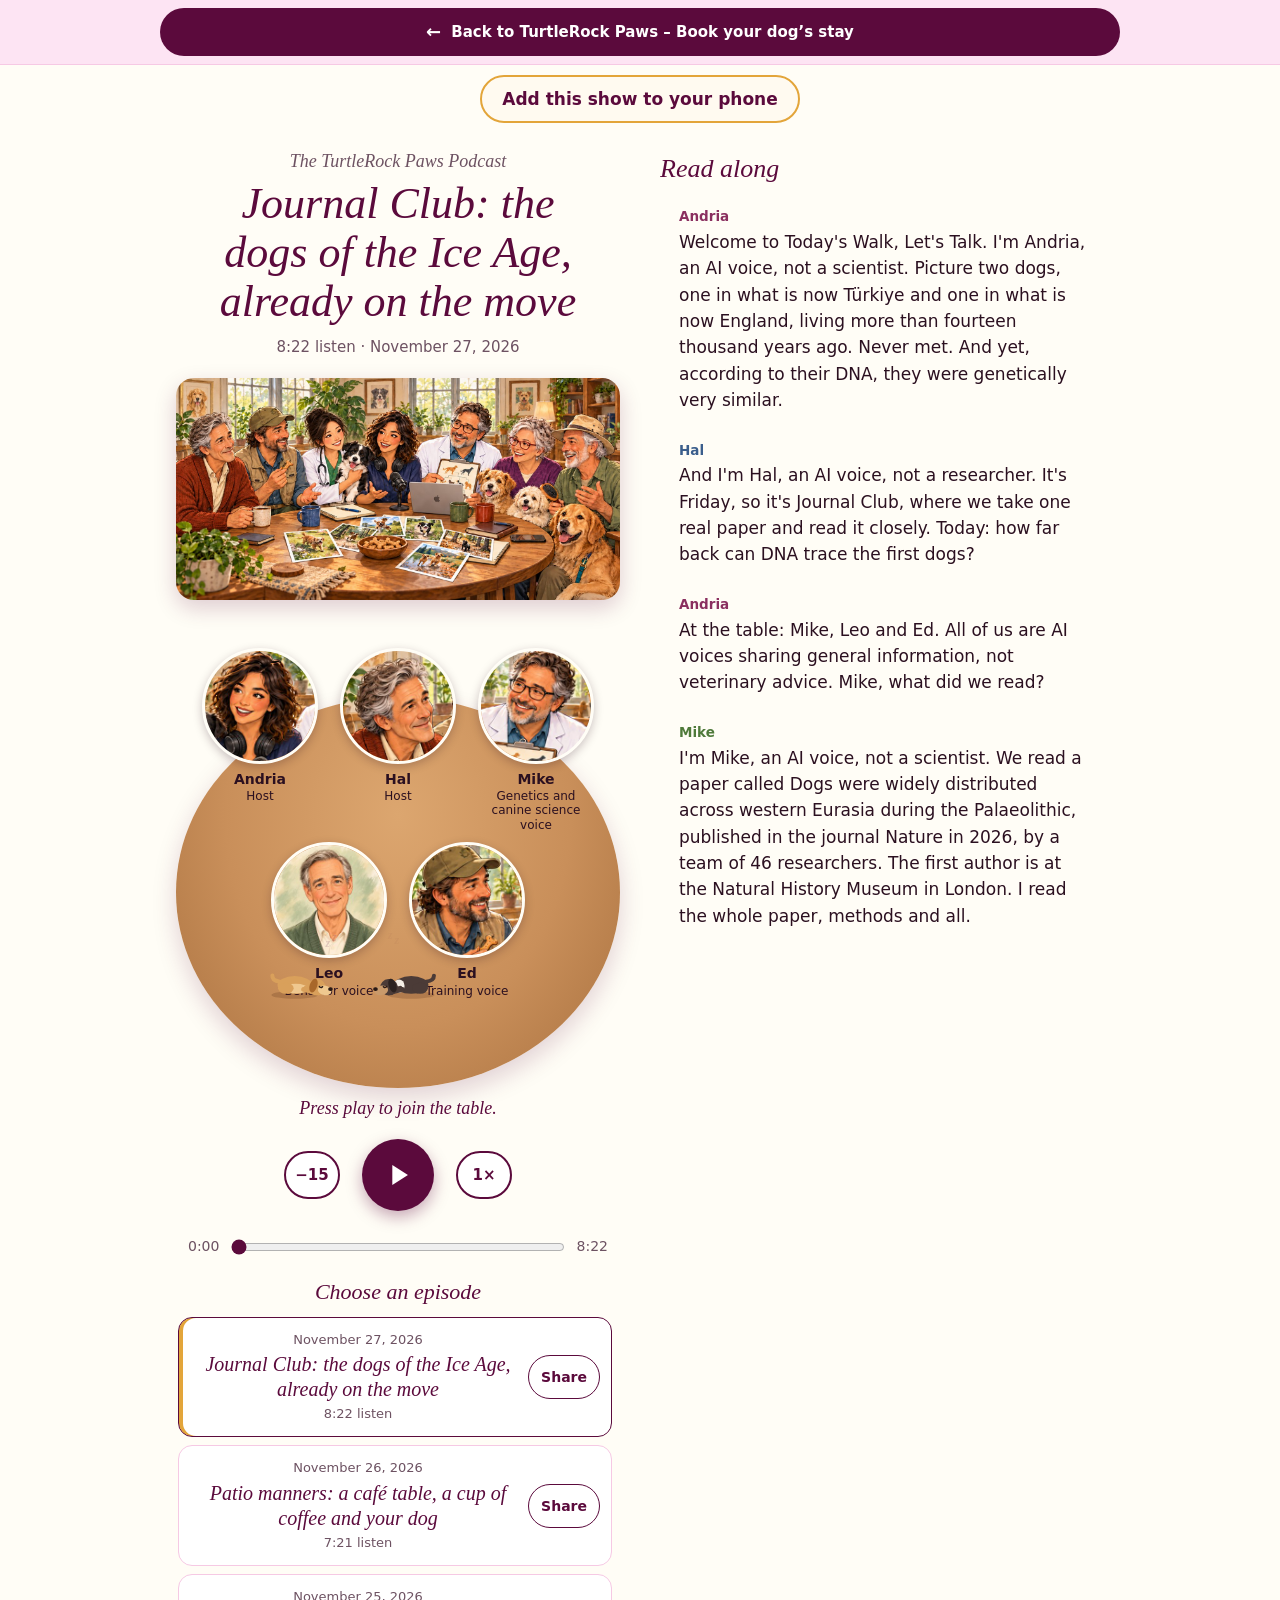
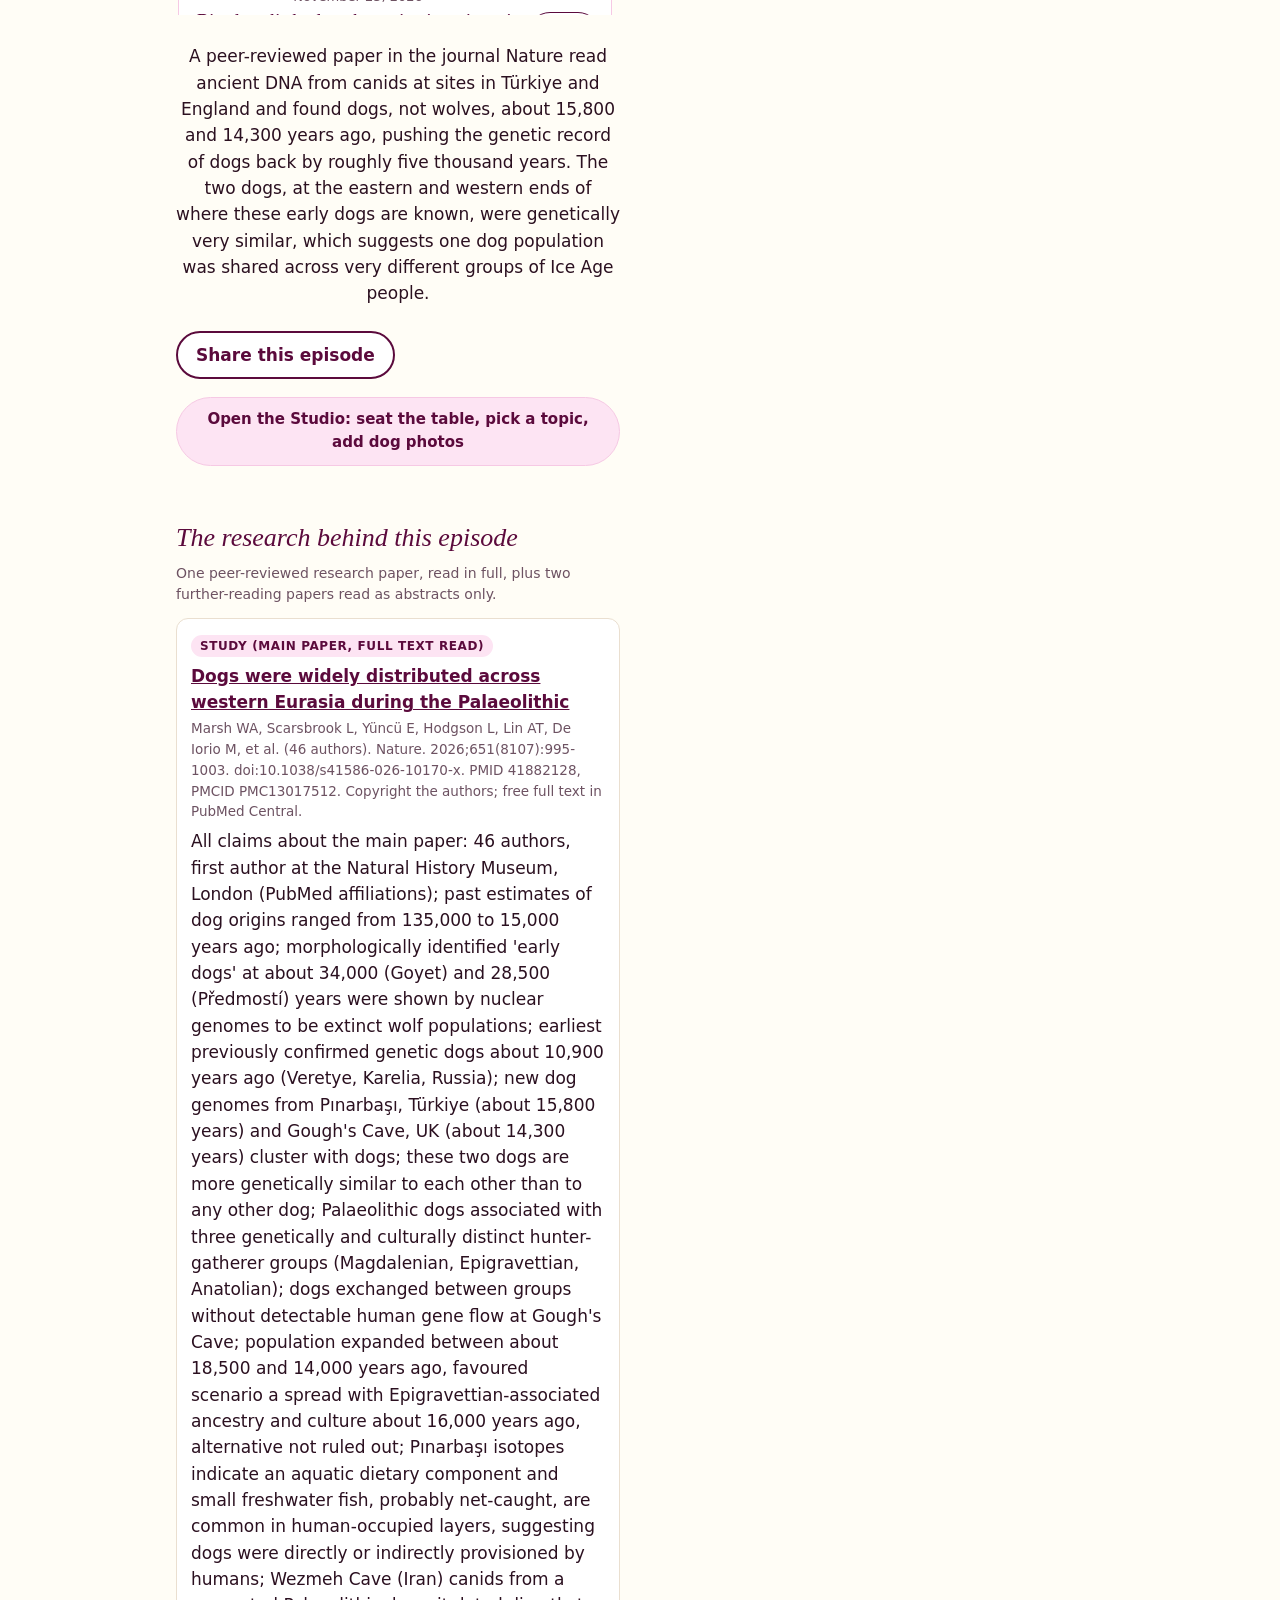
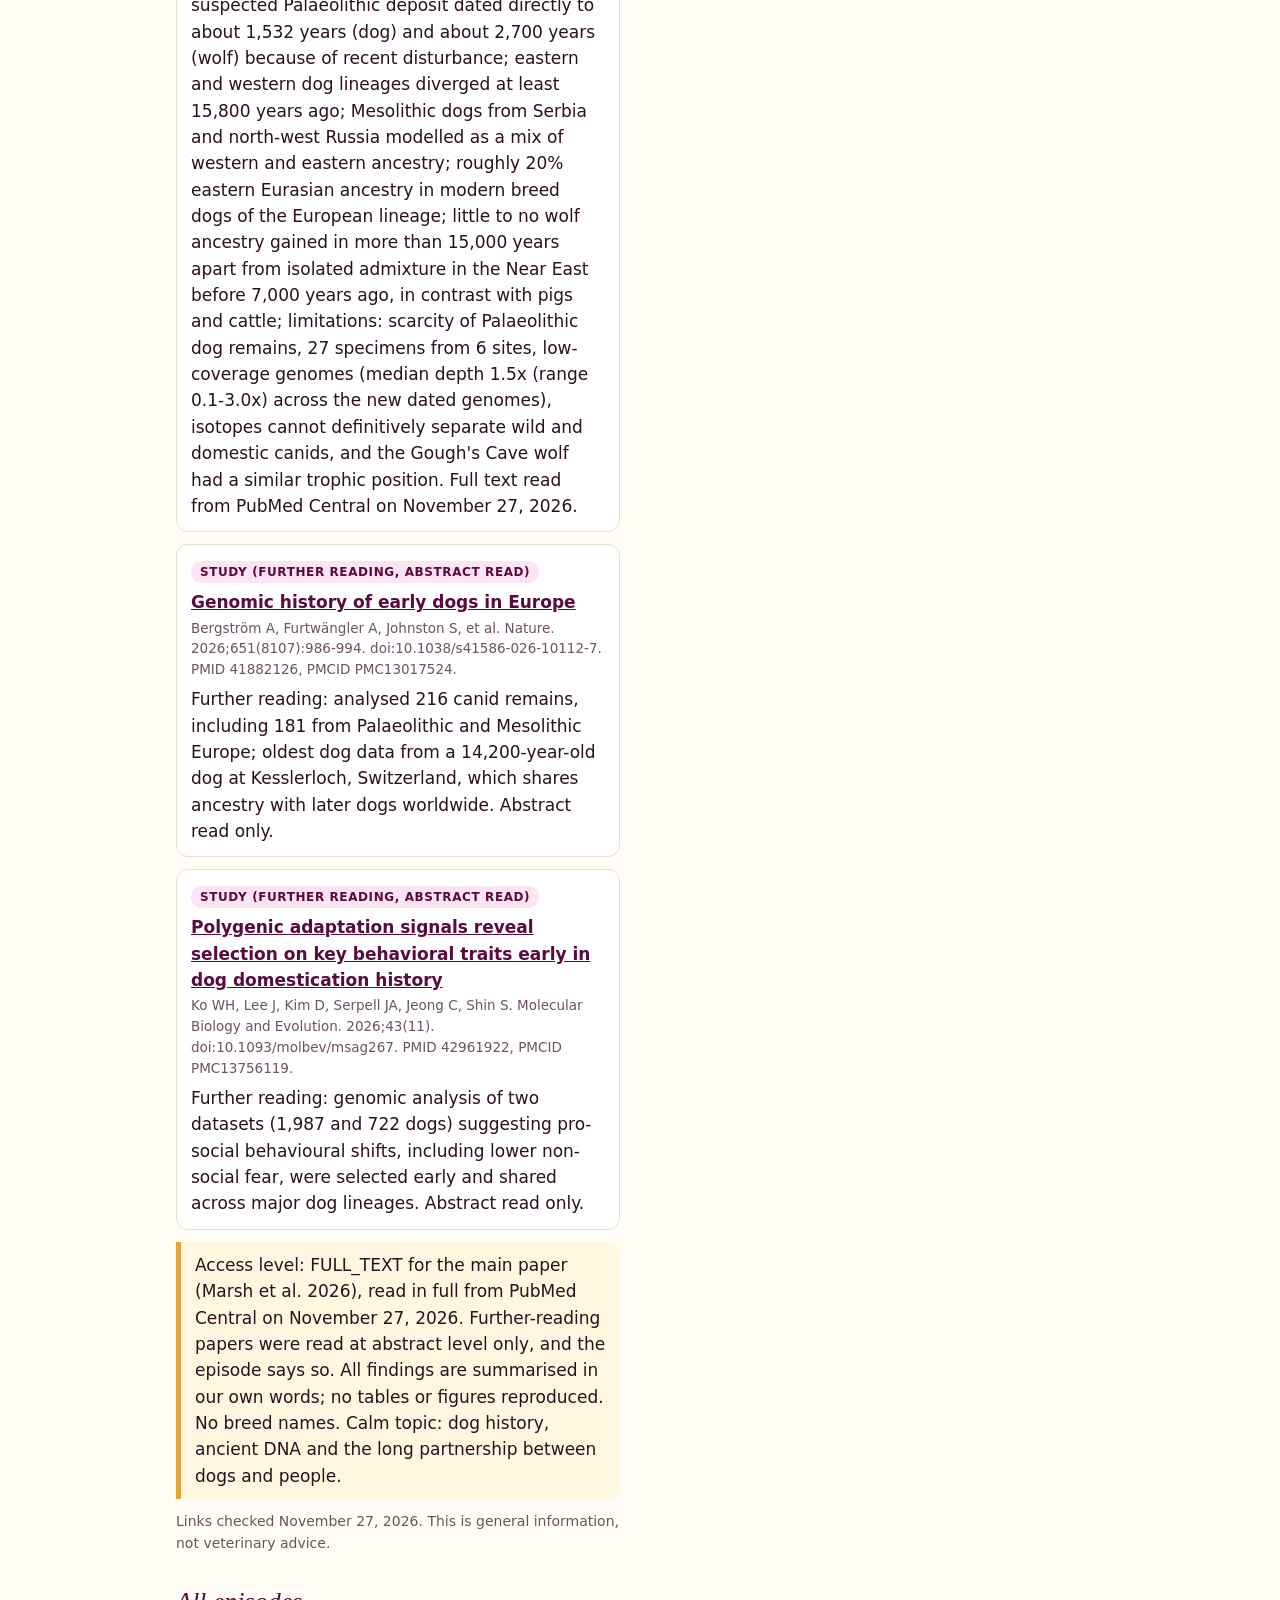
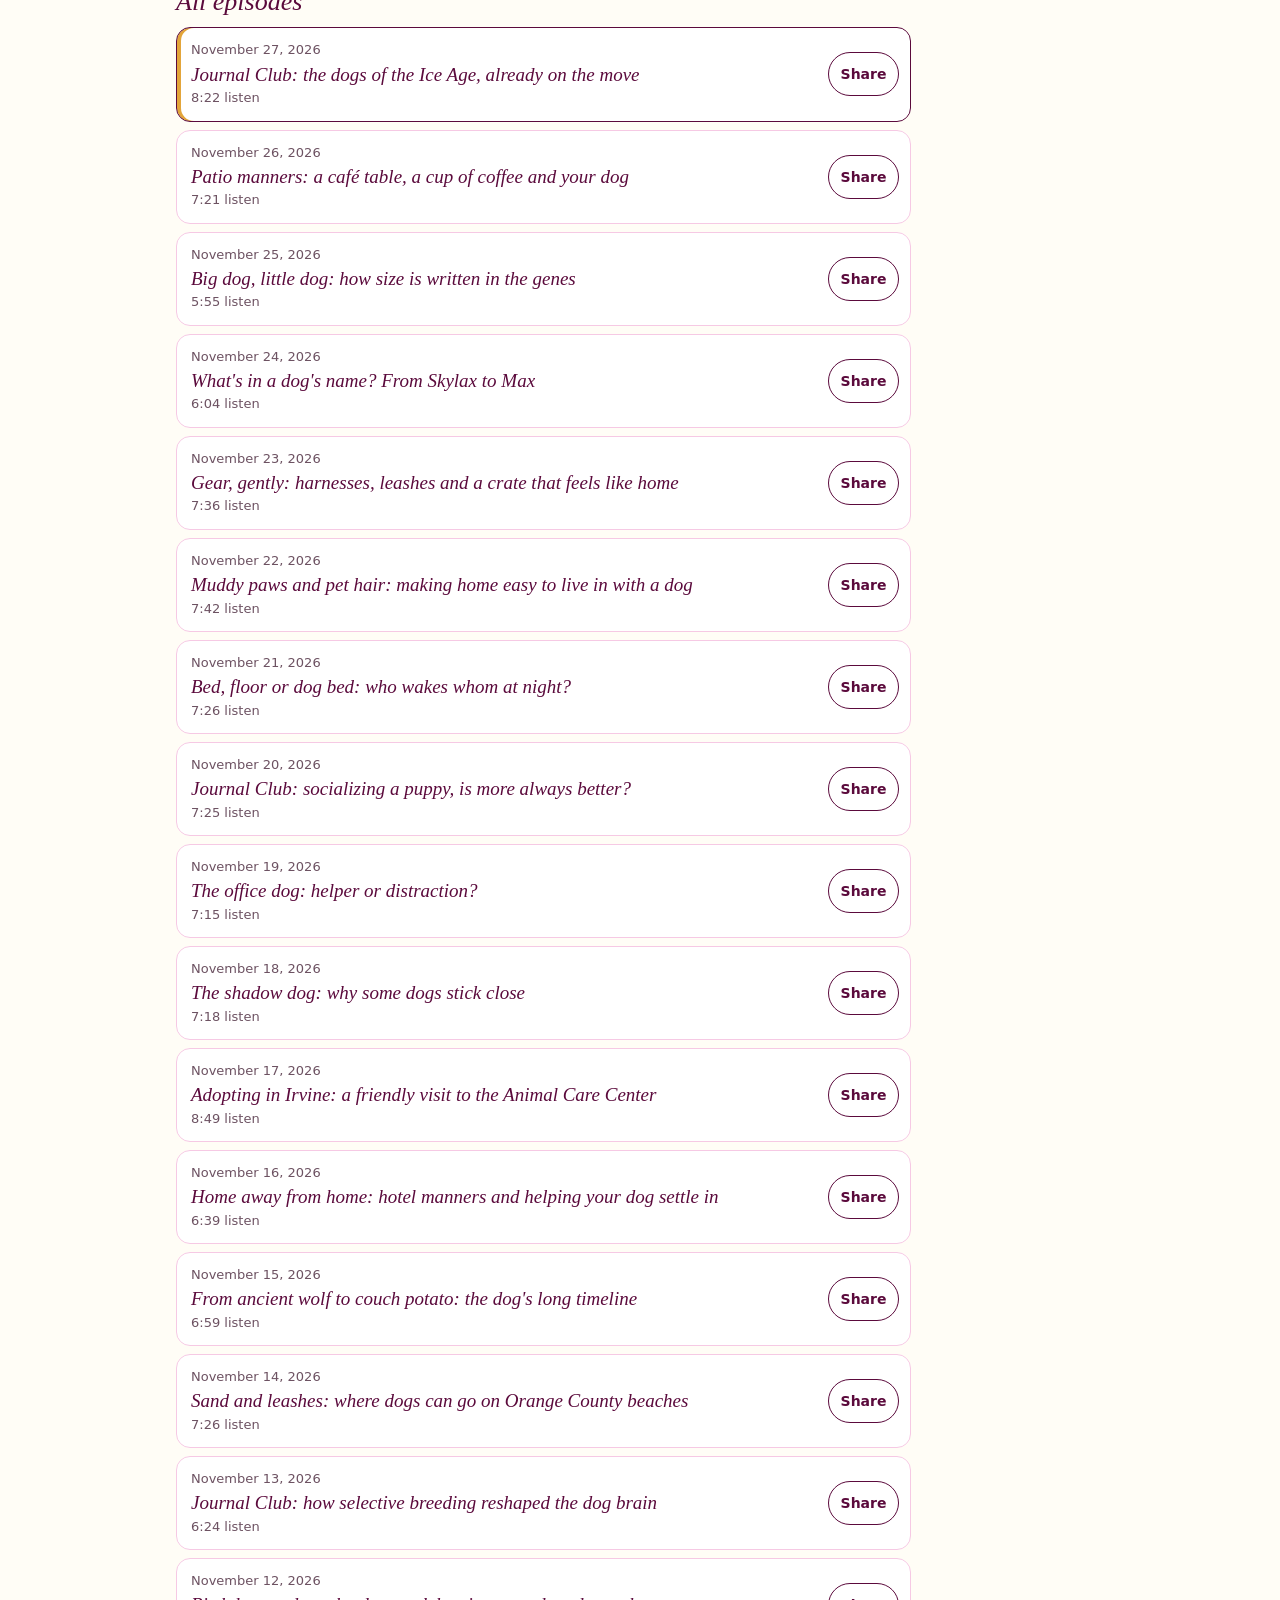
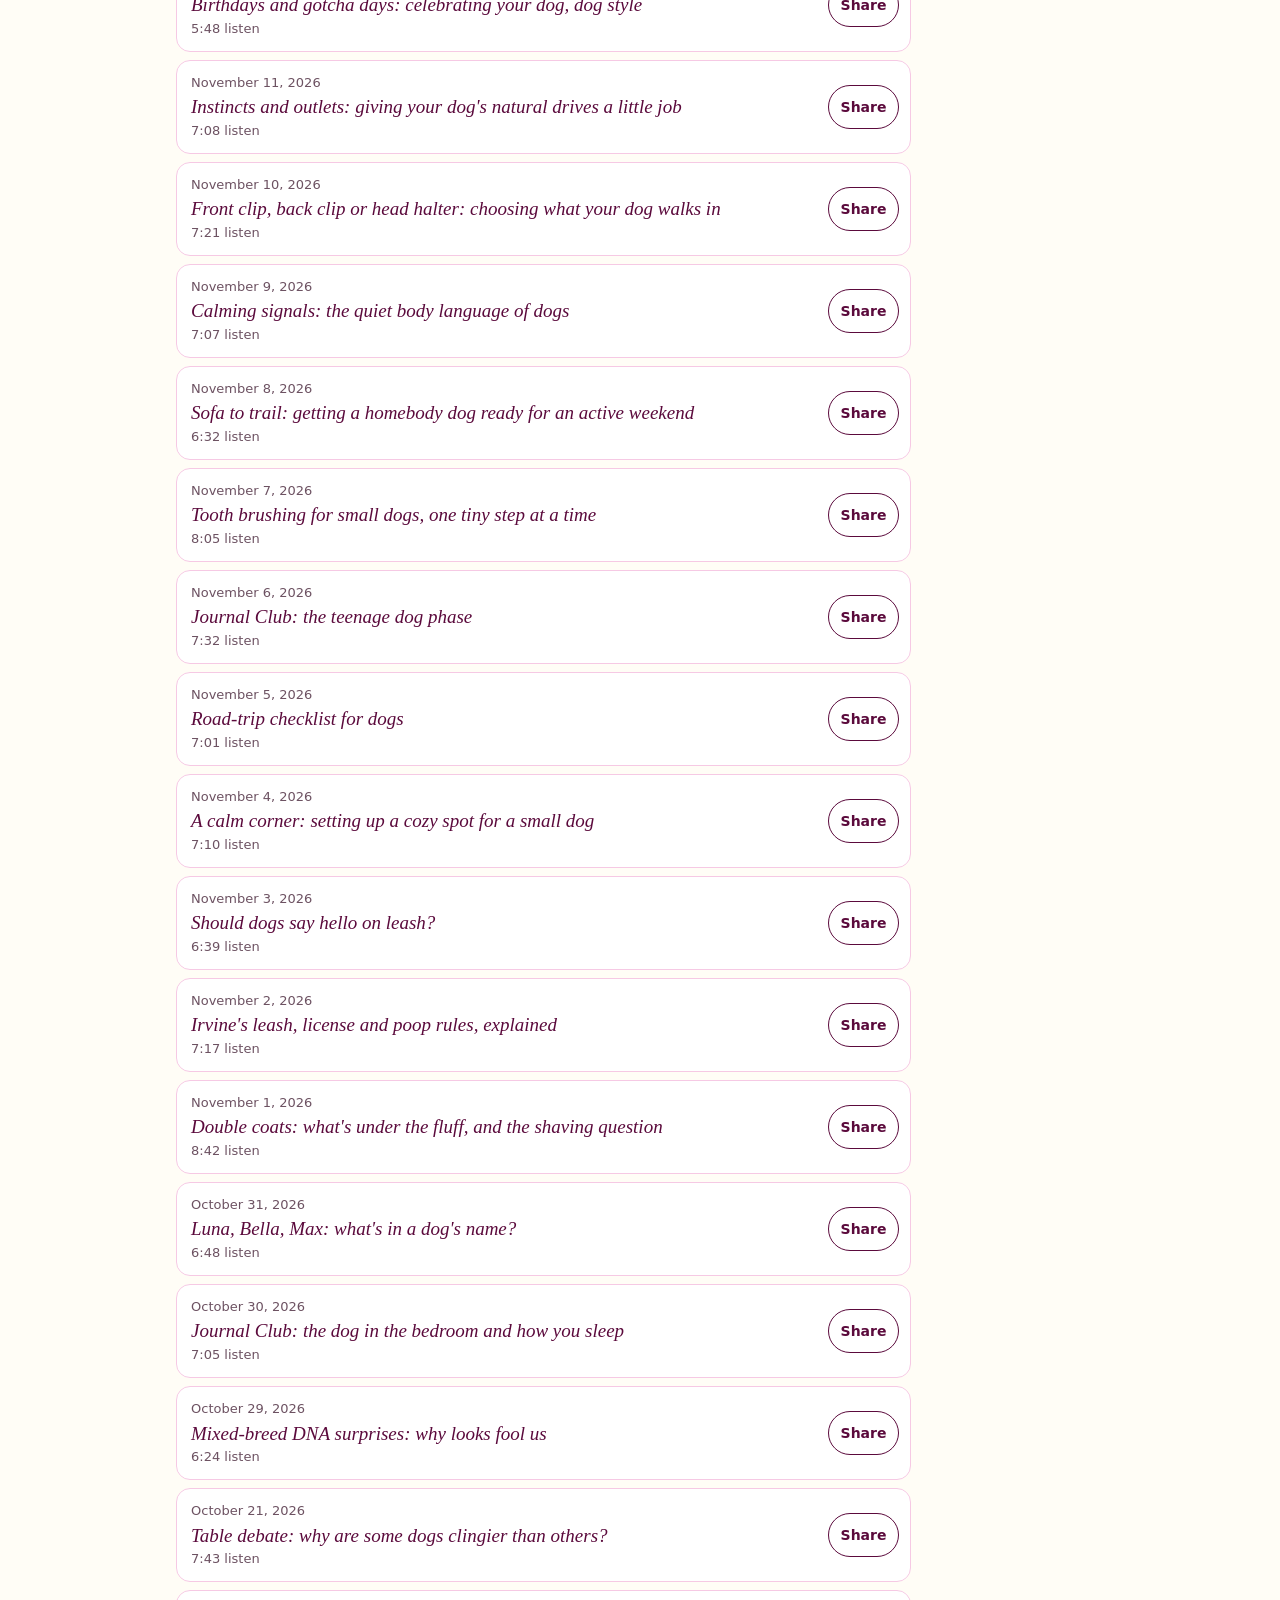
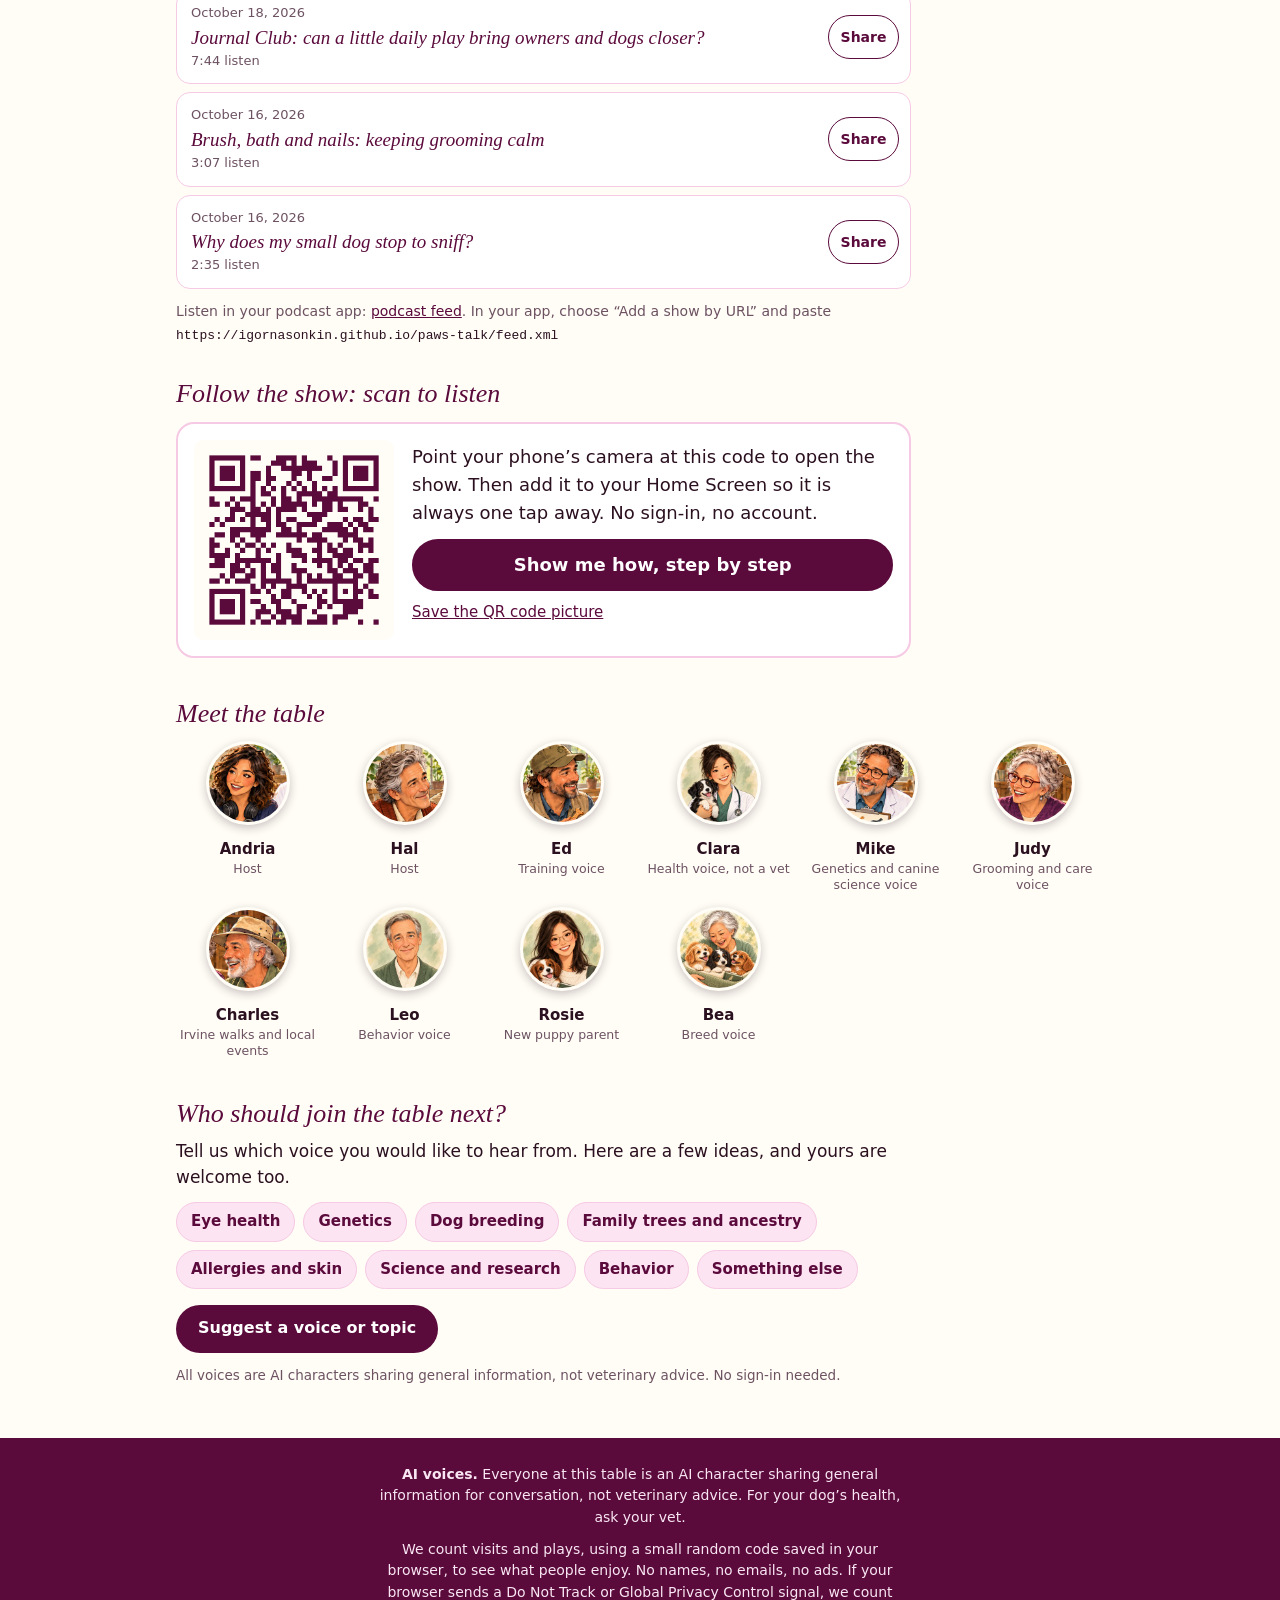
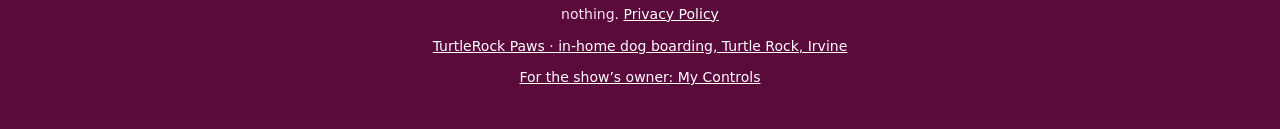
<file: index.html>
<!doctype html>
<html lang="en">
<head>
<meta charset="utf-8">
<meta name="viewport" content="width=device-width, initial-scale=1, viewport-fit=cover">
<title>Today's Walk, Let's Talk | TurtleRock Paws</title>
<meta name="description" content="Calm, story-first conversations about dogs, from TurtleRock Paws in Irvine.">
<meta property="og:type" content="website">
<meta property="og:site_name" content="TurtleRock Paws">
<meta property="og:title" content="Today's Walk, Let's Talk">
<meta property="og:description" content="Calm conversations about dogs. AI voices sharing general information, not veterinary advice.">
<meta property="og:url" content="https://igornasonkin.github.io/paws-talk/">
<meta property="og:image" content="https://igornasonkin.github.io/paws-talk/share.jpg">
<meta property="og:image:width" content="1200">
<meta property="og:image:height" content="630">
<meta property="og:image:alt" content="AI voices of the show and their dogs around a wooden table. Today's Walk, Let's Talk.">
<meta name="twitter:card" content="summary_large_image">
<meta name="robots" content="noindex">
<meta name="theme-color" content="#5b0a3c">
<link rel="icon" href="favicon.svg" type="image/svg+xml">
<link rel="manifest" href="manifest.webmanifest">
<link rel="apple-touch-icon" href="icon-180.png">
<meta name="apple-mobile-web-app-capable" content="yes">
<meta name="mobile-web-app-capable" content="yes">
<meta name="apple-mobile-web-app-title" content="Walk &amp; Talk">
<meta name="apple-mobile-web-app-status-bar-style" content="black-translucent">
<link rel="alternate" type="application/rss+xml" title="Today's Walk, Let's Talk" href="feed.xml">
<link rel="stylesheet" href="style.css?v=8">
</head>
<body>
<header class="bar">
  <a class="book" href="https://www.irvinedogboarding.net/">
    <span class="book-arrow" aria-hidden="true">&larr;</span>
    <span>Back to TurtleRock Paws &ndash; Book your dog&rsquo;s stay</span>
  </a>
</header>

<div class="getapp"><button class="getbtn" type="button" data-install>Add this show to your phone</button></div>

<main class="wrap">
  <section class="stage" aria-labelledby="title">
    <p class="series">The TurtleRock Paws Podcast</p>
    <h1 id="title">Loading&hellip;</h1>
    <p class="meta" id="meta"></p>
    <figure class="hero"><img src="table.jpg?v=2" width="1400" height="700" alt="An illustration of the seven AI voices of the show and their dogs around a wooden table with coffee mugs, notebooks, printed dog photos, a laptop and a microphone. Left to right: Hal, Ed, Clara, Andria, Mike, Judy and Charles." decoding="async"></figure>

    <div class="table" id="table" role="group" aria-label="Voices in this episode"></div>
    <p class="nowspeaking" id="nowspeaking" aria-live="polite">Press play to join the table.</p>

    <div class="player" id="player" hidden>
      <audio id="audio" preload="none"></audio>
      <div class="controls">
        <button class="btn-skip" id="back15" type="button" aria-label="Back 15 seconds">&minus;15</button>
        <button class="btn-play" id="play" type="button" aria-label="Play episode">
          <svg class="i-play" viewBox="0 0 24 24" aria-hidden="true"><path d="M8 5v14l11-7z"/></svg>
          <svg class="i-pause" viewBox="0 0 24 24" aria-hidden="true"><path d="M7 5h4v14H7zM13 5h4v14h-4z"/></svg>
        </button>
        <button class="btn-skip" id="speed" type="button" aria-label="Playback speed">1&times;</button>
      </div>
      <div class="scrub">
        <span id="cur">0:00</span>
        <input id="seek" type="range" min="0" max="1000" value="0" aria-label="Seek">
        <span id="dur">0:00</span>
      </div>
    </div>

    <section class="card comingup" id="comingup" aria-labelledby="cuh" hidden>
      <h2 id="cuh">Coming up</h2>
      <p class="un-title" id="cu-when"></p>
      <p class="un-line" id="cu-topic"></p>
      <p class="un-line" id="cu-who"></p>
    </section>

    <div class="ownerbar" id="ownerbar" hidden>
      <a class="bigbtn owner" href="controls.html">My Controls: reminders, daily episode, all choices</a>
      <a class="bigbtn owner" href="plan.html">Show Planner: schedule the next episodes</a>
      <p class="fine">You see this button only on your own phone. To hide it, tap the show title three times.</p>
    </div>

    <section class="archive pick" aria-labelledby="ph">
      <h2 id="ph">Choose an episode</h2>
      <ol id="pick"></ol>
    </section>

    <p class="summary" id="summary"></p>
    <div class="links" id="links"></div>
    <p class="sharerow"><button class="sharebtn" id="share" type="button">Share this episode</button><span id="sharemsg" role="status" aria-live="polite"></span></p>
    <p class="studiolink"><a href="studio.html">Open the Studio: seat the table, pick a topic, add dog photos</a></p>
  </section>

  <section class="transcript" aria-labelledby="th">
    <h2 id="th">Read along</h2>
    <ol id="lines"></ol>
  </section>

  <section class="sources" id="sources" aria-labelledby="sh" hidden>
    <h2 id="sh">The research behind this episode</h2>
    <p class="sub" id="srcintro"></p>
    <ul id="srclist"></ul>
    <p class="srcnote" id="srcnote"></p>
    <p class="sub" id="srcdate"></p>
  </section>

</main>

<div class="wrap below">
  <section class="archive" aria-labelledby="arh">
    <h2 id="arh">All episodes</h2>
    <ol id="archive"></ol>
    <p class="sub">Listen in your podcast app: <a href="feed.xml">podcast feed</a>. In your app, choose &ldquo;Add a show by URL&rdquo; and paste <span class="url">https://igornasonkin.github.io/paws-talk/feed.xml</span></p>
  </section>

  <section class="qr" aria-labelledby="qrh">
    <h2 id="qrh">Follow the show: scan to listen</h2>
    <div class="qrbox">
      <img src="qr-podcast.png" width="240" height="240" alt="QR code that opens Today's Walk, Let's Talk">
      <div>
        <p>Point your phone&rsquo;s camera at this code to open the show. Then add it to your Home Screen so it is always one tap away. No sign-in, no account.</p>
        <button class="bigbtn" type="button" data-install>Show me how, step by step</button>
        <p class="fine"><a href="qr-podcast.png" download="TurtleRock-Paws-podcast-QR.png">Save the QR code picture</a></p>
      </div>
    </div>
  </section>

  <section class="bench" aria-labelledby="bh">
    <h2 id="bh">Meet the table</h2>
    <ul id="bench"></ul>
  </section>

  <section class="ask" aria-labelledby="ah">
    <h2 id="ah">Who should join the table next?</h2>
    <p>Tell us which voice you would like to hear from. Here are a few ideas, and yours are welcome too.</p>
    <ul class="chips">
      <li>Eye health</li><li>Genetics</li><li>Dog breeding</li><li>Family trees and ancestry</li>
      <li>Allergies and skin</li><li>Science and research</li><li>Behavior</li><li>Something else</li>
    </ul>
    <a class="askbtn" href="https://www.irvinedogboarding.net/suggest-a-voice" target="_top">Suggest a voice or topic</a>
    <p class="fine">All voices are AI characters sharing general information, not veterinary advice. No sign-in needed.</p>
  </section>
</div>

<footer class="foot">
  <p><strong>AI voices.</strong> Everyone at this table is an AI character sharing general information for conversation, not veterinary advice. For your dog&rsquo;s health, ask your vet.</p>
  <p>We count visits and plays, using a small random code saved in your browser, to see what people enjoy. No names, no emails, no ads. If your browser sends a Do Not Track or Global Privacy Control signal, we count nothing. <a href="https://www.irvinedogboarding.net/english-privacy-policy">Privacy Policy</a></p>
  <p><a href="https://www.irvinedogboarding.net/">TurtleRock Paws &middot; in-home dog boarding, Turtle Rock, Irvine</a></p>
  <p><a href="controls.html">For the show&rsquo;s owner: My Controls</a></p>
</footer>

<script src="track.js?v=4"></script>
<script src="qrcode.js?v=1"></script>
<script src="share.js?v=2"></script>
<script src="player.js?v=13"></script>
<script src="dogs.js?v=3"></script>
<script src="install.js?v=1" data-app="Walk &amp; Talk" data-url="https://igornasonkin.github.io/paws-talk/?s=qr-card"></script>
<script>if("serviceWorker"in navigator){addEventListener("load",function(){navigator.serviceWorker.register("sw.js").catch(function(){})})}</script>
</body>
</html>
</file>
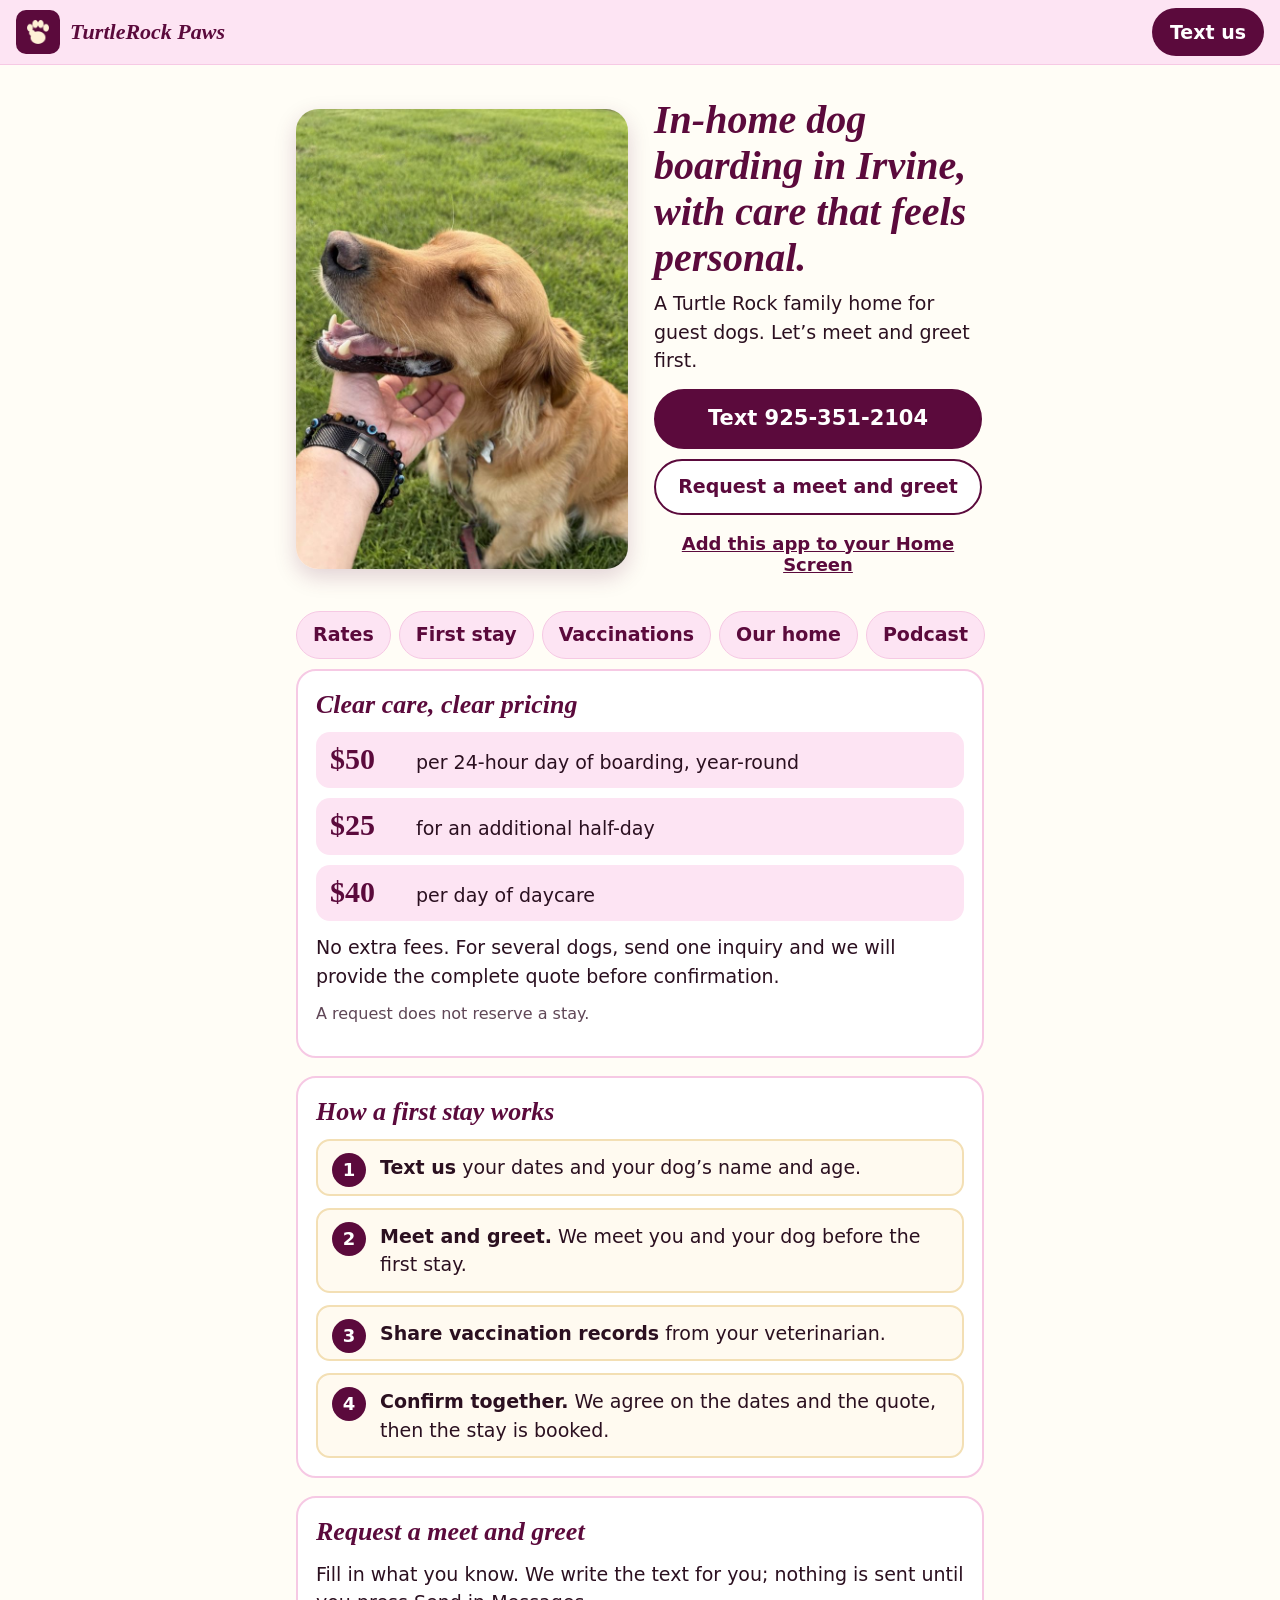
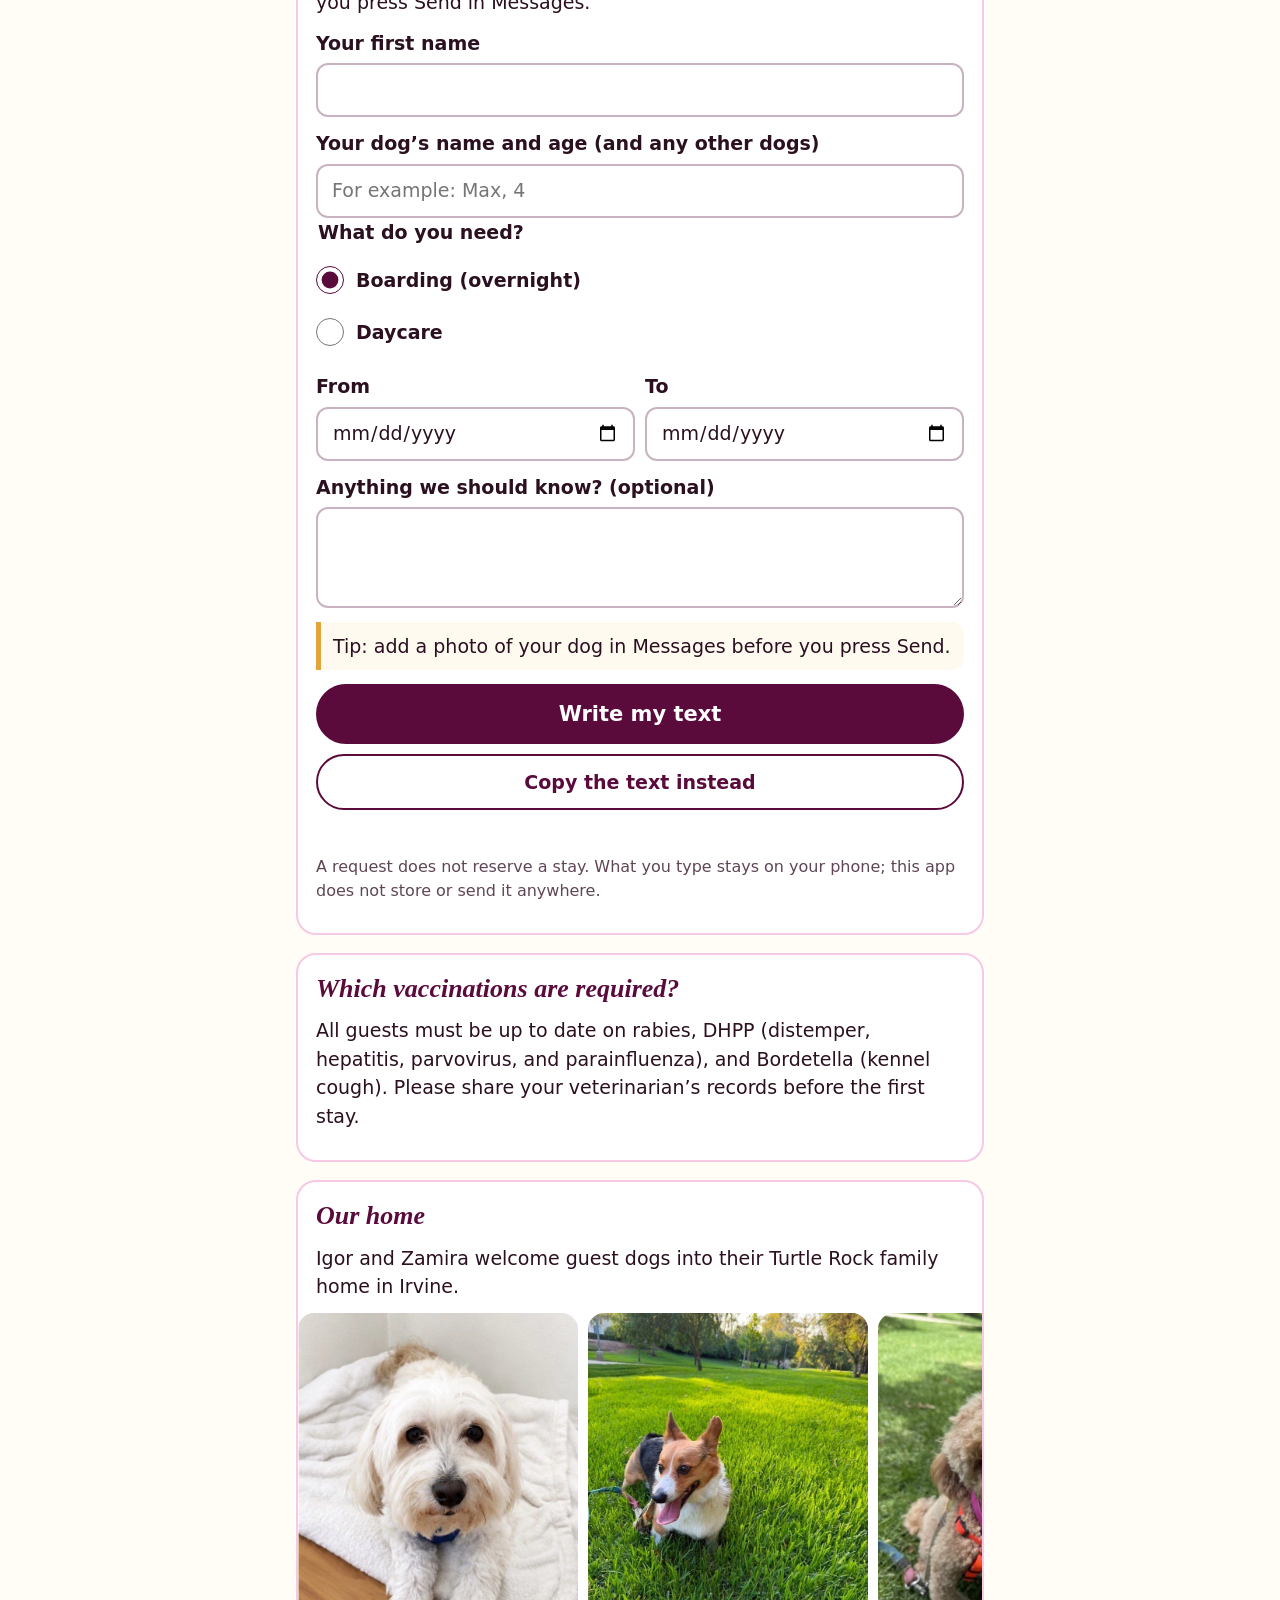
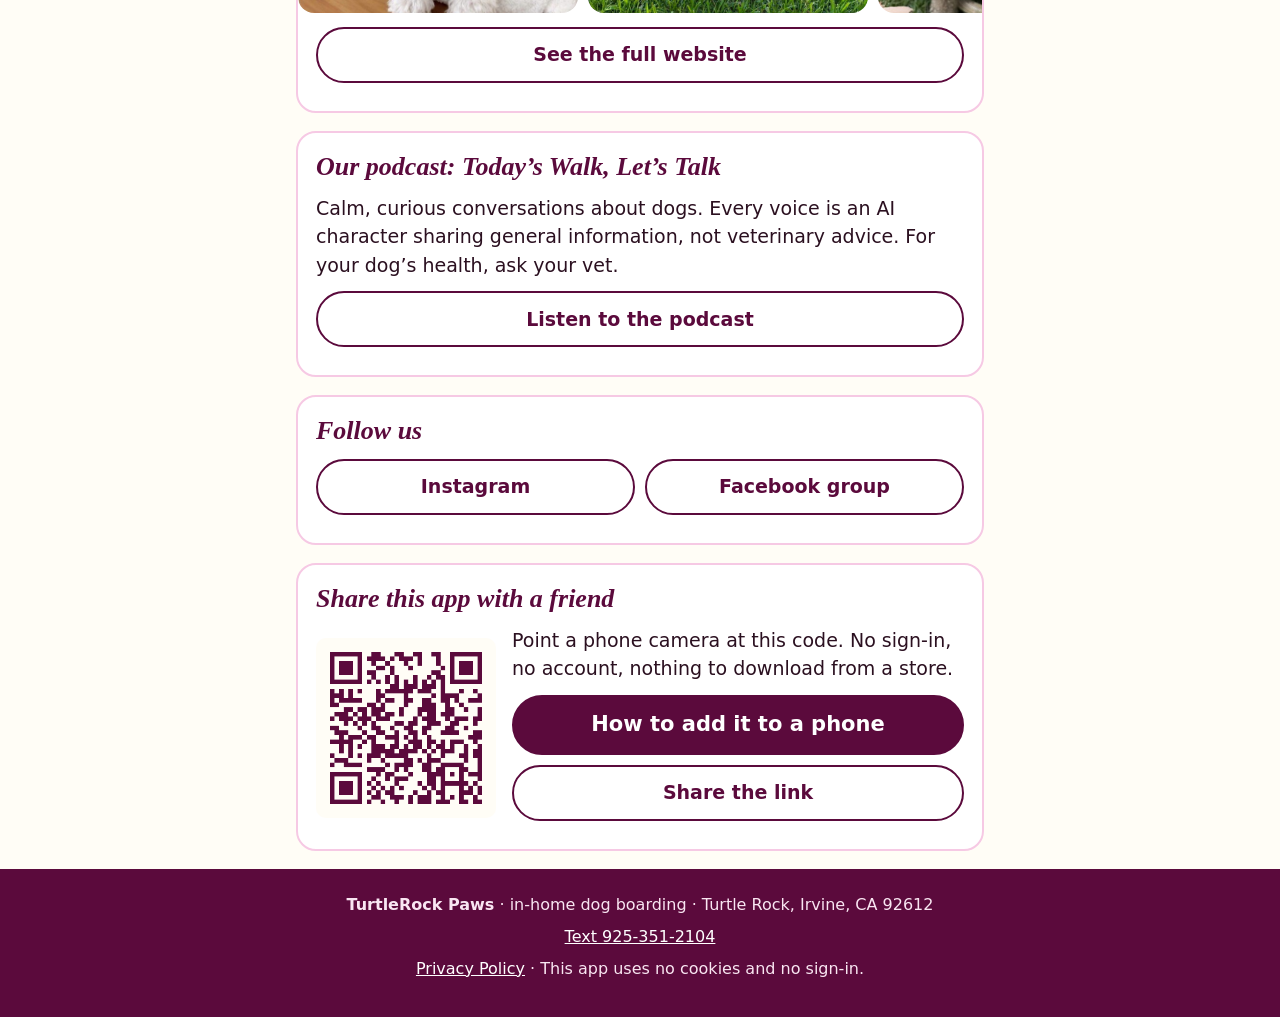
<file: paws/index.html>
<!doctype html>
<html lang="en">
<head>
<meta charset="utf-8">
<meta name="viewport" content="width=device-width, initial-scale=1, viewport-fit=cover">
<title>TurtleRock Paws | In-home dog boarding in Irvine</title>
<meta name="description" content="In-home dog boarding in a Turtle Rock family home in Irvine. $50 per 24-hour day, no extra fees. Text 925-351-2104 to arrange a meet and greet.">
<link rel="canonical" href="https://www.irvinedogboarding.net/">
<meta name="theme-color" content="#5b0a3c">
<link rel="icon" href="favicon.png" type="image/png">
<link rel="manifest" href="manifest.webmanifest">
<link rel="apple-touch-icon" href="icon-180.png">
<meta name="apple-mobile-web-app-capable" content="yes">
<meta name="mobile-web-app-capable" content="yes">
<meta name="apple-mobile-web-app-title" content="TurtleRock Paws">
<meta name="apple-mobile-web-app-status-bar-style" content="default">
<meta property="og:title" content="TurtleRock Paws">
<meta property="og:description" content="In-home dog boarding in Turtle Rock, Irvine. Text 925-351-2104 to arrange a meet and greet.">
<meta property="og:image" content="https://igornasonkin.github.io/paws-talk/paws/guest-18.jpg">
<link rel="stylesheet" href="app.css?v=1">
</head>
<body>
<header class="top">
  <div class="brand"><img src="icon-192.png" width="44" height="44" alt=""><span>TurtleRock Paws</span></div>
  <a class="toptext" href="sms:+19253512104">Text us</a>
</header>

<main>
  <section class="hero">
    <img class="heroimg" src="guest-18.jpg" width="720" height="960" alt="Guest dog smiling on the grass during a stay in Turtle Rock">
    <div class="herotext">
      <h1>In-home dog boarding in Irvine, with care that feels personal.</h1>
      <p>A Turtle Rock family home for guest dogs. Let&rsquo;s meet and greet first.</p>
      <a class="btn big" href="sms:+19253512104">Text 925-351-2104</a>
      <a class="btn alt" href="#meet">Request a meet and greet</a>
      <p class="getapp"><button class="link" type="button" data-install>Add this app to your Home Screen</button></p>
    </div>
  </section>

  <nav class="jump" aria-label="On this page">
    <a href="#rates">Rates</a><a href="#steps">First stay</a><a href="#vacc">Vaccinations</a><a href="#home">Our home</a><a href="#podcast">Podcast</a>
  </nav>

  <section class="card" id="rates" aria-labelledby="rh">
    <h2 id="rh">Clear care, clear pricing</h2>
    <ul class="rates">
      <li><b>$50</b><span>per 24-hour day of boarding, year-round</span></li>
      <li><b>$25</b><span>for an additional half-day</span></li>
      <li><b>$40</b><span>per day of daycare</span></li>
    </ul>
    <p>No extra fees. For several dogs, send one inquiry and we will provide the complete quote before confirmation.</p>
    <p class="fine">A request does not reserve a stay.</p>
  </section>

  <section class="card" id="steps" aria-labelledby="sh">
    <h2 id="sh">How a first stay works</h2>
    <ol class="steps">
      <li><b>Text us</b> your dates and your dog&rsquo;s name and age.</li>
      <li><b>Meet and greet.</b> We meet you and your dog before the first stay.</li>
      <li><b>Share vaccination records</b> from your veterinarian.</li>
      <li><b>Confirm together.</b> We agree on the dates and the quote, then the stay is booked.</li>
    </ol>
  </section>

  <section class="card meet" id="meet" aria-labelledby="mh">
    <h2 id="mh">Request a meet and greet</h2>
    <p>Fill in what you know. We write the text for you; nothing is sent until you press Send in Messages.</p>
    <label for="m-name">Your first name</label>
    <input id="m-name" type="text" autocomplete="given-name">
    <label for="m-dogs">Your dog&rsquo;s name and age (and any other dogs)</label>
    <input id="m-dogs" type="text" placeholder="For example: Max, 4">
    <fieldset class="kind"><legend>What do you need?</legend>
      <label class="radio"><input type="radio" name="m-kind" value="Boarding" checked> Boarding (overnight)</label>
      <label class="radio"><input type="radio" name="m-kind" value="Daycare"> Daycare</label>
    </fieldset>
    <div class="two">
      <div><label for="m-from">From</label><input id="m-from" type="date"></div>
      <div><label for="m-to">To</label><input id="m-to" type="date"></div>
    </div>
    <label for="m-note">Anything we should know? (optional)</label>
    <textarea id="m-note" rows="3"></textarea>
    <p class="tip">Tip: add a photo of your dog in Messages before you press Send.</p>
    <button class="btn big" id="m-send" type="button">Write my text</button>
    <button class="btn alt" id="m-copy" type="button">Copy the text instead</button>
    <p class="msg" id="m-msg" role="status" aria-live="polite"></p>
    <p class="fine">A request does not reserve a stay. What you type stays on your phone; this app does not store or send it anywhere.</p>
  </section>

  <section class="card" id="vacc" aria-labelledby="vh">
    <h2 id="vh">Which vaccinations are required?</h2>
    <p>All guests must be up to date on rabies, DHPP (distemper, hepatitis, parvovirus, and parainfluenza), and Bordetella (kennel cough). Please share your veterinarian&rsquo;s records before the first stay.</p>
  </section>

  <section class="card" id="home" aria-labelledby="hh">
    <h2 id="hh">Our home</h2>
    <p>Igor and Zamira welcome guest dogs into their Turtle Rock family home in Irvine.</p>
    <ul class="gallery">
      <li><img src="guest-23.jpg" loading="lazy" width="720" height="960" alt="Guest dog resting on a towel during a stay"></li>
      <li><img src="guest-13.jpg" loading="lazy" width="720" height="960" alt="Guest dog smiling on a grassy field in Turtle Rock"></li>
      <li><img src="guest-29.jpg" loading="lazy" width="720" height="960" alt="Guest dog sitting on the grass during a neighborhood walk"></li>
      <li><img src="guest-39.jpg" loading="lazy" width="720" height="960" alt="Guest dog looking up happily during a walk"></li>
      <li><img src="guest-08.jpg" loading="lazy" width="720" height="960" alt="Guest dog watching a tennis ball on the grass"></li>
    </ul>
    <a class="btn alt" href="https://www.irvinedogboarding.net/?utm_source=app&amp;utm_medium=pwa">See the full website</a>
  </section>

  <section class="card" id="podcast" aria-labelledby="ph">
    <h2 id="ph">Our podcast: Today&rsquo;s Walk, Let&rsquo;s Talk</h2>
    <p>Calm, curious conversations about dogs. Every voice is an AI character sharing general information, not veterinary advice. For your dog&rsquo;s health, ask your vet.</p>
    <a class="btn alt" href="https://igornasonkin.github.io/paws-talk/?s=client-app">Listen to the podcast</a>
  </section>

  <section class="card" aria-labelledby="fh">
    <h2 id="fh">Follow us</h2>
    <div class="follow">
      <a class="btn alt" href="https://www.instagram.com/turtlerockpaws/" rel="noopener">Instagram</a>
      <a class="btn alt" href="https://m.facebook.com/groups/1762847158411207/" rel="noopener">Facebook group</a>
    </div>
  </section>

  <section class="card share" aria-labelledby="qh">
    <h2 id="qh">Share this app with a friend</h2>
    <div class="qrrow">
      <img src="qr-app.png" width="200" height="200" alt="QR code that opens the TurtleRock Paws app">
      <div>
        <p>Point a phone camera at this code. No sign-in, no account, nothing to download from a store.</p>
        <button class="btn big" type="button" data-install>How to add it to a phone</button>
        <button class="btn alt" id="sharebtn" type="button">Share the link</button>
      </div>
    </div>
  </section>
</main>

<footer class="foot">
  <p><b>TurtleRock Paws</b> &middot; in-home dog boarding &middot; Turtle Rock, Irvine, CA 92612</p>
  <p><a href="sms:+19253512104">Text 925-351-2104</a></p>
  <p><a href="https://www.irvinedogboarding.net/english-privacy-policy">Privacy Policy</a> &middot; This app uses no cookies and no sign-in.</p>
</footer>

<script src="app.js?v=1"></script>
<script src="install.js?v=1" data-app="TurtleRock Paws"></script>
<script>if("serviceWorker"in navigator){addEventListener("load",function(){navigator.serviceWorker.register("sw.js").catch(function(){})})}</script>
</body>
</html>
</file>
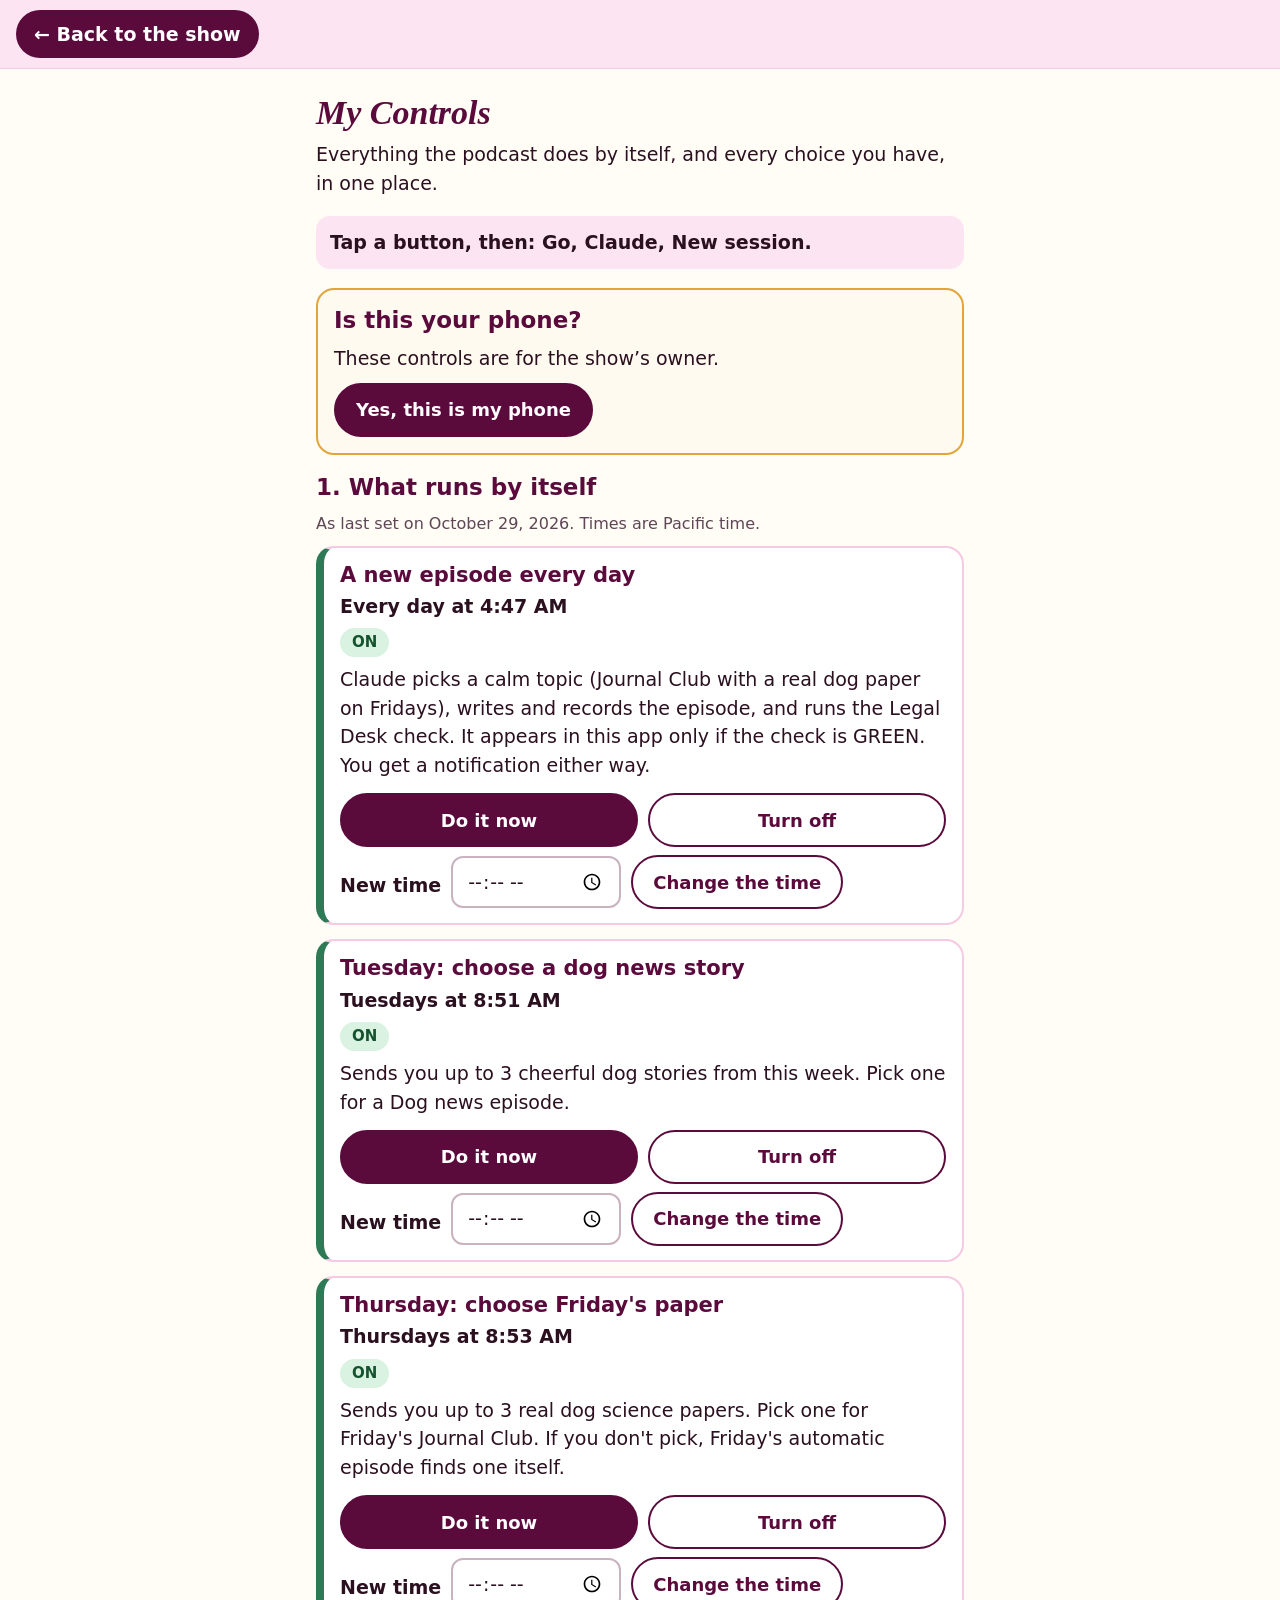
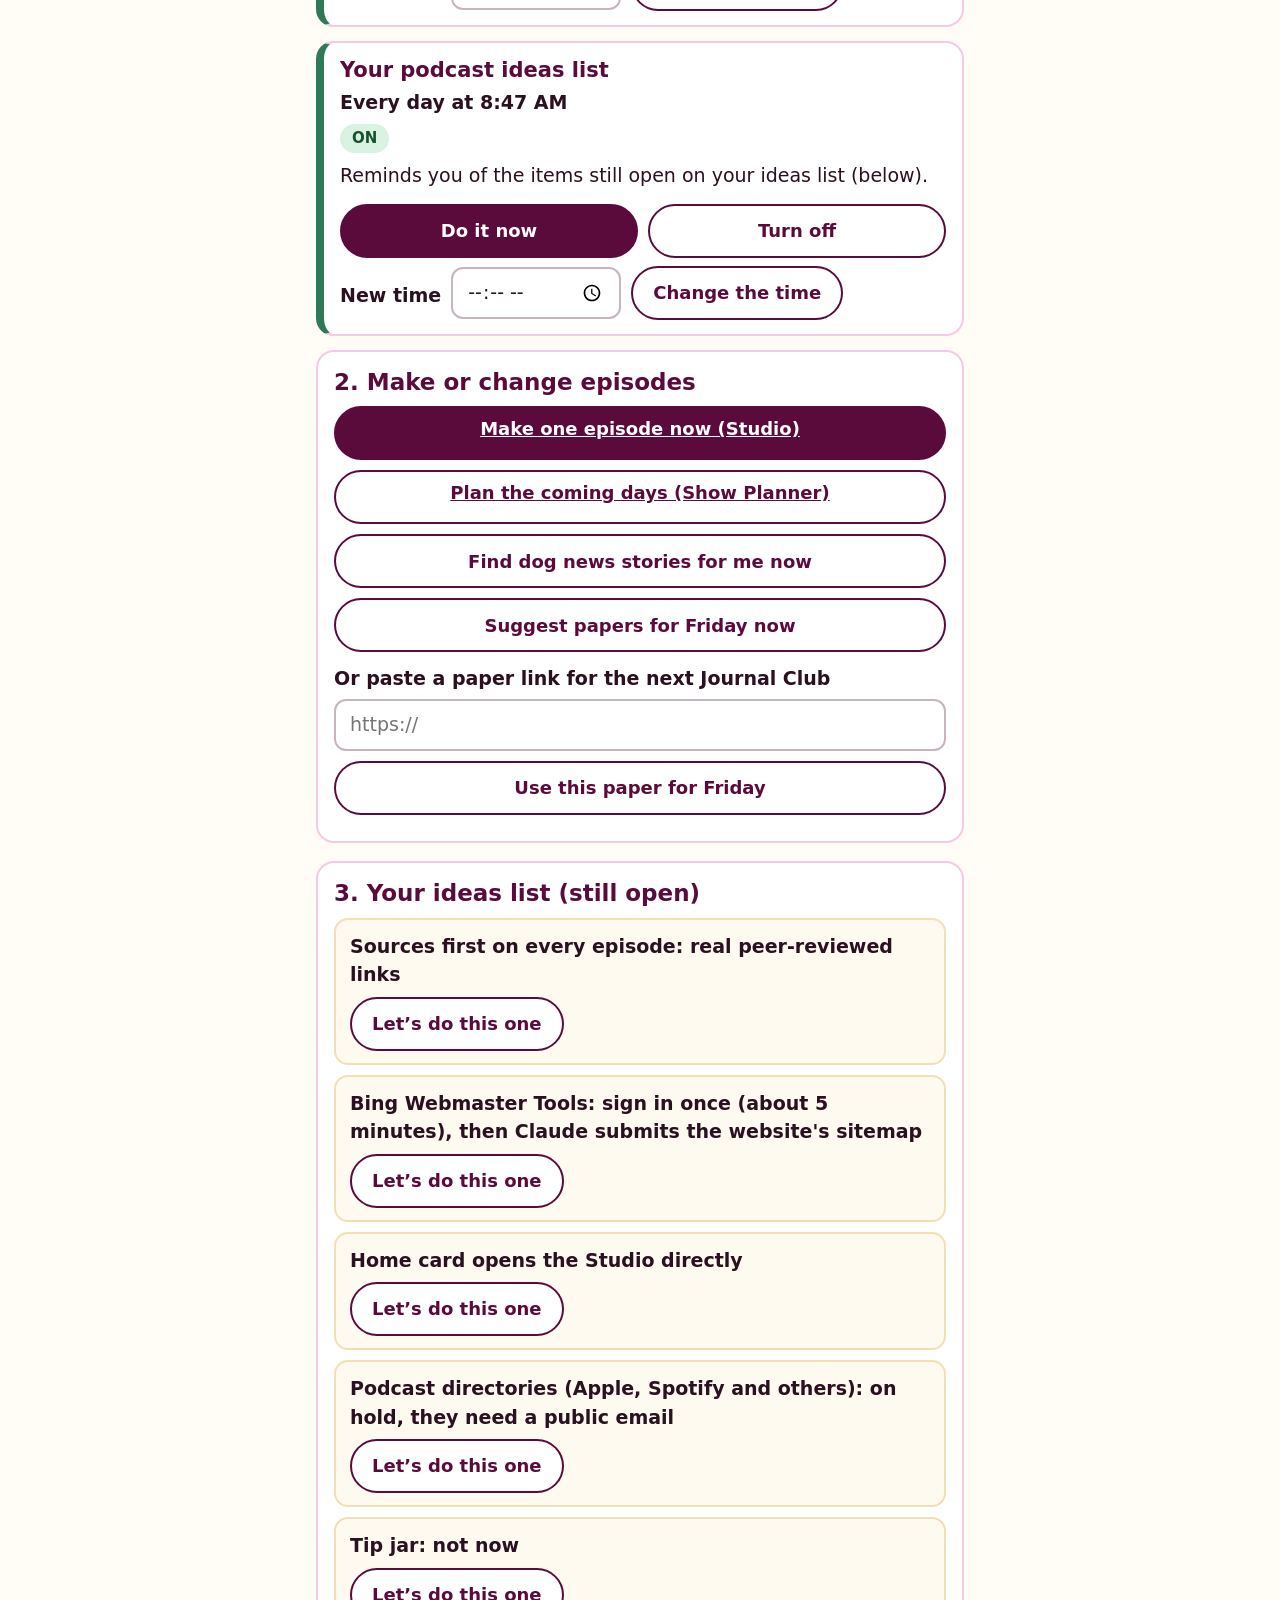
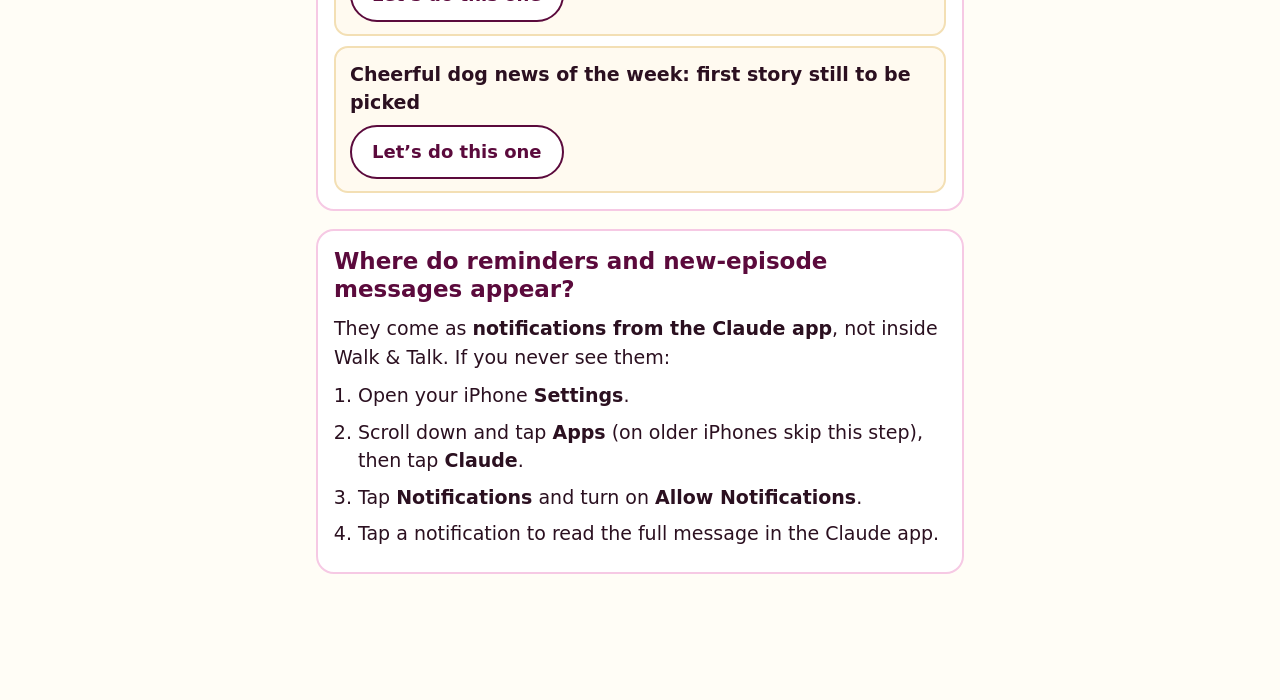
<file: controls.html>
<!doctype html>
<html lang="en">
<head>
<meta charset="utf-8">
<meta name="viewport" content="width=device-width, initial-scale=1, viewport-fit=cover">
<title>My Controls | Today's Walk, Let's Talk</title>
<meta name="robots" content="noindex, nofollow">
<meta name="theme-color" content="#5b0a3c">
<link rel="icon" href="favicon.svg" type="image/svg+xml">
<link rel="manifest" href="manifest.webmanifest">
<link rel="apple-touch-icon" href="icon-180.png">
<meta name="apple-mobile-web-app-capable" content="yes">
<meta name="apple-mobile-web-app-title" content="Walk &amp; Talk">
<link rel="stylesheet" href="plan.css?v=2">
<style>
.job{background:#fff;border:2px solid var(--blush-d);border-left:8px solid #2f7a56;border-radius:18px;padding:14px 16px;margin:0 0 14px}
.job.off{border-left-color:#9a8a94;background:#faf7f9}
.job h3{margin:0 0 4px;font:700 21px/1.25 system-ui,-apple-system,sans-serif;color:var(--plum)}
.job .when{font-weight:700;margin:0 0 6px}
.job .state{display:inline-block;font:700 15px/1 system-ui,sans-serif;padding:7px 12px;border-radius:999px;background:#d9f2e1;color:#14532d;margin:0 0 8px}
.job.off .state{background:#eadfe6;color:#4a2b3d}
.job p{margin:0 0 8px}
.timerow{display:flex;gap:10px;align-items:center;flex-wrap:wrap;margin-top:8px}
.timerow input{max-width:170px;margin:0}
.choice{display:block;width:100%;margin:0 0 10px}
.ideas{list-style:none;margin:0;padding:0;display:grid;gap:10px}
.ideas li{background:#fffaf0;border:2px solid #f3dfb4;border-radius:14px;padding:12px 14px}
.ideas li p{margin:0 0 8px;font-weight:600}
.where ol{margin:0;padding-left:24px}.where li{margin:0 0 8px}
.how{background:var(--blush);border-radius:14px;padding:12px 14px;font-weight:600}
</style>
</head>
<body>
<header class="pbar"><a class="back" href="./">&larr; Back to the show</a></header>
<main class="pwrap">
  <h1>My Controls</h1>
  <p class="lead">Everything the podcast does by itself, and every choice you have, in one place.</p>
  <p class="how">Tap a button, then: <b>Go</b>, <b>Claude</b>, <b>New session</b>.</p>

  <section class="pcard notowner" id="notowner" hidden>
    <h2>Is this your phone?</h2>
    <p>These controls are for the show&rsquo;s owner.</p>
    <button class="big" id="beowner" type="button">Yes, this is my phone</button>
  </section>

  <section aria-labelledby="jh">
    <h2 id="jh">1. What runs by itself</h2>
    <p class="hint" id="updated"></p>
    <div id="jobs"></div>
  </section>

  <section class="pcard" aria-labelledby="ch">
    <h2 id="ch">2. Make or change episodes</h2>
    <a class="big choice" href="studio.html">Make one episode now (Studio)</a>
    <a class="big alt choice" href="plan.html">Plan the coming days (Show Planner)</a>
    <button class="big alt choice" type="button" data-say="Walk &amp; Talk control: find me 3 cheerful dog news stories from this week (calm topics only, real links). I will pick one for a Dog news episode.">Find dog news stories for me now</button>
    <button class="big alt choice" type="button" data-say="Walk &amp; Talk control: suggest 3 real dog science papers for this Friday's Journal Club (calm topics, free full text preferred, real links). I will pick one.">Suggest papers for Friday now</button>
    <label class="lbl" for="paper">Or paste a paper link for the next Journal Club</label>
    <input class="inp" id="paper" type="url" inputmode="url" placeholder="https://">
    <button class="big alt choice" type="button" id="usepaper" style="margin-top:10px">Use this paper for Friday</button>
  </section>

  <section class="pcard" aria-labelledby="ih">
    <h2 id="ih">3. Your ideas list (still open)</h2>
    <ul class="ideas" id="ideas"></ul>
  </section>

  <section class="pcard where" aria-labelledby="wh">
    <h2 id="wh">Where do reminders and new-episode messages appear?</h2>
    <p>They come as <b>notifications from the Claude app</b>, not inside Walk &amp; Talk. If you never see them:</p>
    <ol>
      <li>Open your iPhone <b>Settings</b>.</li>
      <li>Scroll down and tap <b>Apps</b> (on older iPhones skip this step), then tap <b>Claude</b>.</li>
      <li>Tap <b>Notifications</b> and turn on <b>Allow Notifications</b>.</li>
      <li>Tap a notification to read the full message in the Claude app.</li>
    </ol>
  </section>
  <p class="status" id="status" role="status" aria-live="polite"></p>
</main>
<script src="claudehelp.js?v=2"></script>
<script src="controls.js?v=2"></script>
</body>
</html>
</file>
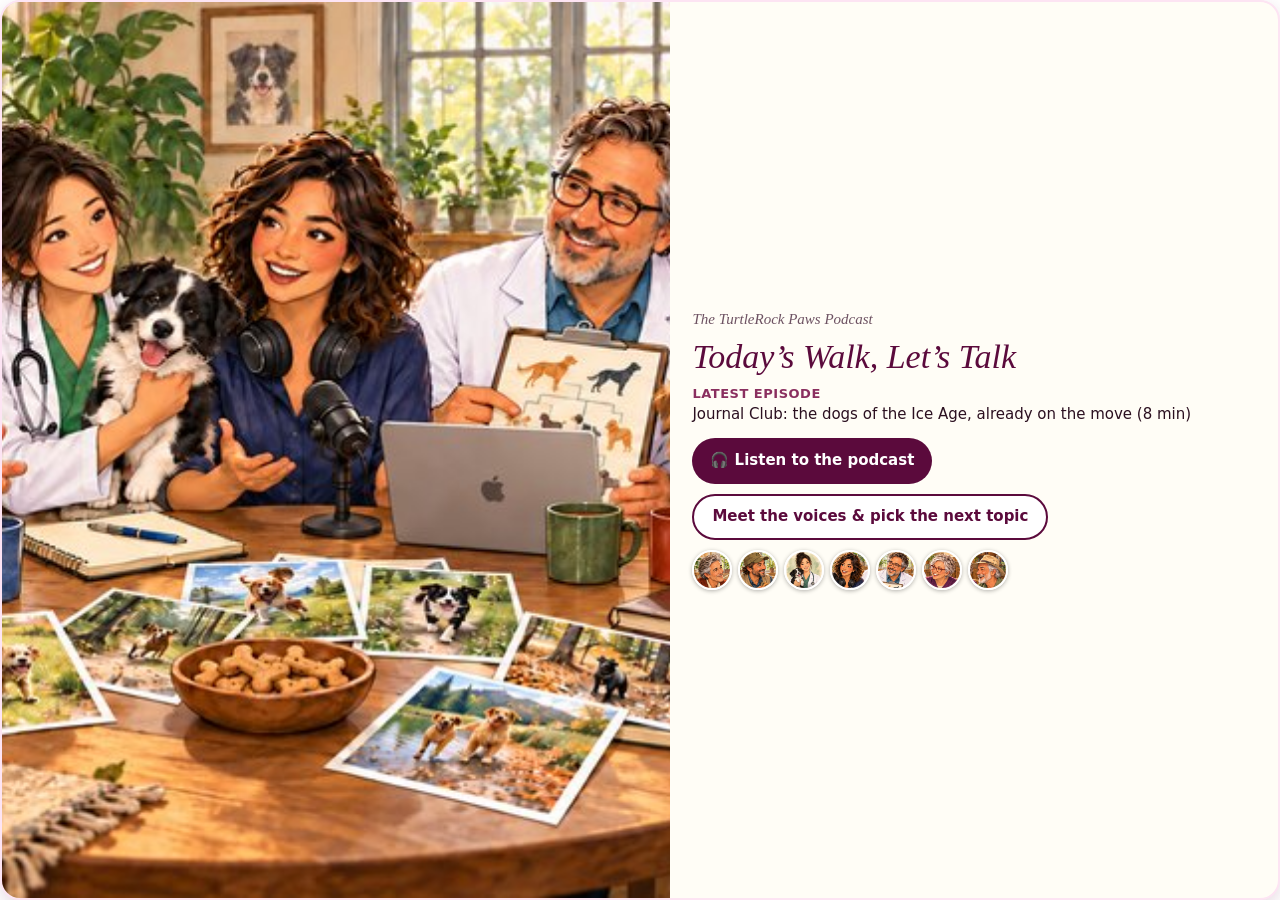
<file: home-card.html>
<!doctype html>
<html lang="en"><head><meta charset="utf-8"><meta name="viewport" content="width=device-width,initial-scale=1">
<title>Today's Walk, Let's Talk</title>
<style>
:root{--plum:#5b0a3c;--plum-d:#3e0629;--blush:#fde4f3;--cream:#fffdf6;--gold:#e3a53a;--ink:#2b1020}
*{box-sizing:border-box}html,body{margin:0;height:100%}
body{font:16px/1.45 system-ui,-apple-system,"Segoe UI",Roboto,Arial,sans-serif;color:var(--ink);background:transparent}
.card{display:grid;grid-template-columns:1.1fr 1fr;height:100%;background:var(--cream);border:2px solid var(--blush);border-radius:20px;overflow:hidden;box-shadow:0 6px 18px rgba(91,10,60,.15)}
.pic{position:relative;min-height:0;background:#e9d9bd}
.pic img{position:absolute;inset:0;width:100%;height:100%;object-fit:cover;display:block}
.txt{padding:20px 22px;display:flex;flex-direction:column;justify-content:center;gap:10px;min-width:0}
.k{margin:0;font:italic 400 15px/1.2 Georgia,"Palatino Linotype",serif;color:#6d5262}
h2{margin:0;font:italic 500 clamp(24px,3.4vw,34px)/1.1 Georgia,"Palatino Linotype",serif;color:var(--plum)}
.latest{margin:0;font-size:15px}.latest b{display:block;font-size:13px;letter-spacing:.04em;text-transform:uppercase;color:#8a2f5f}
.btns{display:flex;flex-wrap:wrap;gap:10px;margin-top:2px}
a.b{display:inline-flex;align-items:center;justify-content:center;min-height:46px;padding:10px 18px;border-radius:999px;text-decoration:none;font-weight:700;font-size:15px;text-align:center}
a.main{background:var(--plum);color:#fff}a.main:hover{background:var(--plum-d)}
a.alt{background:#fff;color:var(--plum);border:2px solid var(--plum)}a.alt:hover{background:var(--blush)}
.faces{display:flex;gap:6px;align-items:center;flex-wrap:wrap}
.faces a{display:block;width:40px;height:40px;border-radius:50%;overflow:hidden;border:2px solid #fff;box-shadow:0 1px 4px rgba(0,0,0,.3)}
.faces img{width:100%;height:100%;object-fit:cover;display:block}
.faces span{font-size:13px;color:#6d5262;margin-left:4px}
:focus-visible{outline:3px solid var(--gold);outline-offset:2px}
@media (max-width:640px){.card{grid-template-columns:1fr;grid-template-rows:auto 1fr}.pic{aspect-ratio:2/1;height:auto}.pic img{position:static}.txt{padding:14px 16px;gap:8px}.latest{font-size:14px}a.b{min-height:44px;padding:8px 14px;font-size:14px}h2{font-size:26px}}
</style></head><body>
<div class="card">
  <div class="pic"><img src="card-table.jpg?v=2" alt="The seven AI voices of the show and their dogs around a wooden table with coffee mugs and a microphone. Left to right: Hal, Ed, Clara, Andria, Mike, Judy and Charles."></div>
  <div class="txt">
    <p class="k">The TurtleRock Paws Podcast</p>
    <h2>Today&rsquo;s Walk, Let&rsquo;s Talk</h2>
    <p class="latest" id="latest"><b>Latest episode</b><span id="lt">Loading&hellip;</span></p>
    <div class="btns">
      <a class="b main" id="listen" href="https://igornasonkin.github.io/paws-talk/?s=site" target="_top">&#127911; Listen to the podcast</a>
      <a class="b alt" href="https://igornasonkin.github.io/paws-talk/?s=site#bench" target="_top">Meet the voices &amp; pick the next topic</a>
    </div>
    <div class="faces" aria-label="The voices at the table">
      <a href="https://igornasonkin.github.io/paws-talk/?s=site#bench" target="_top" title="Hal"><img src="hal.jpg" alt="Hal"></a>
      <a href="https://igornasonkin.github.io/paws-talk/?s=site#bench" target="_top" title="Ed"><img src="ed.jpg" alt="Ed"></a>
      <a href="https://igornasonkin.github.io/paws-talk/?s=site#bench" target="_top" title="Clara"><img src="clara.jpg" alt="Clara"></a>
      <a href="https://igornasonkin.github.io/paws-talk/?s=site#bench" target="_top" title="Andria"><img src="andria.jpg" alt="Andria"></a>
      <a href="https://igornasonkin.github.io/paws-talk/?s=site#bench" target="_top" title="Mike"><img src="mike.jpg" alt="Mike"></a>
      <a href="https://igornasonkin.github.io/paws-talk/?s=site#bench" target="_top" title="Judy"><img src="judy.jpg" alt="Judy"></a>
      <a href="https://igornasonkin.github.io/paws-talk/?s=site#bench" target="_top" title="Charles"><img src="charles.jpg" alt="Charles"></a>
    </div>
  </div>
</div>
<script>
fetch('episodes.json').then(function(r){return r.json()}).then(function(d){
  var e=d.episodes[d.episodes.length-1], m=Math.round(e.duration/60);
  document.getElementById('lt').textContent=e.title+' ('+m+' min)';
}).catch(function(){document.getElementById('lt').textContent='Short, calm talks about life with small dogs.';});
</script>
</body></html>
</file>
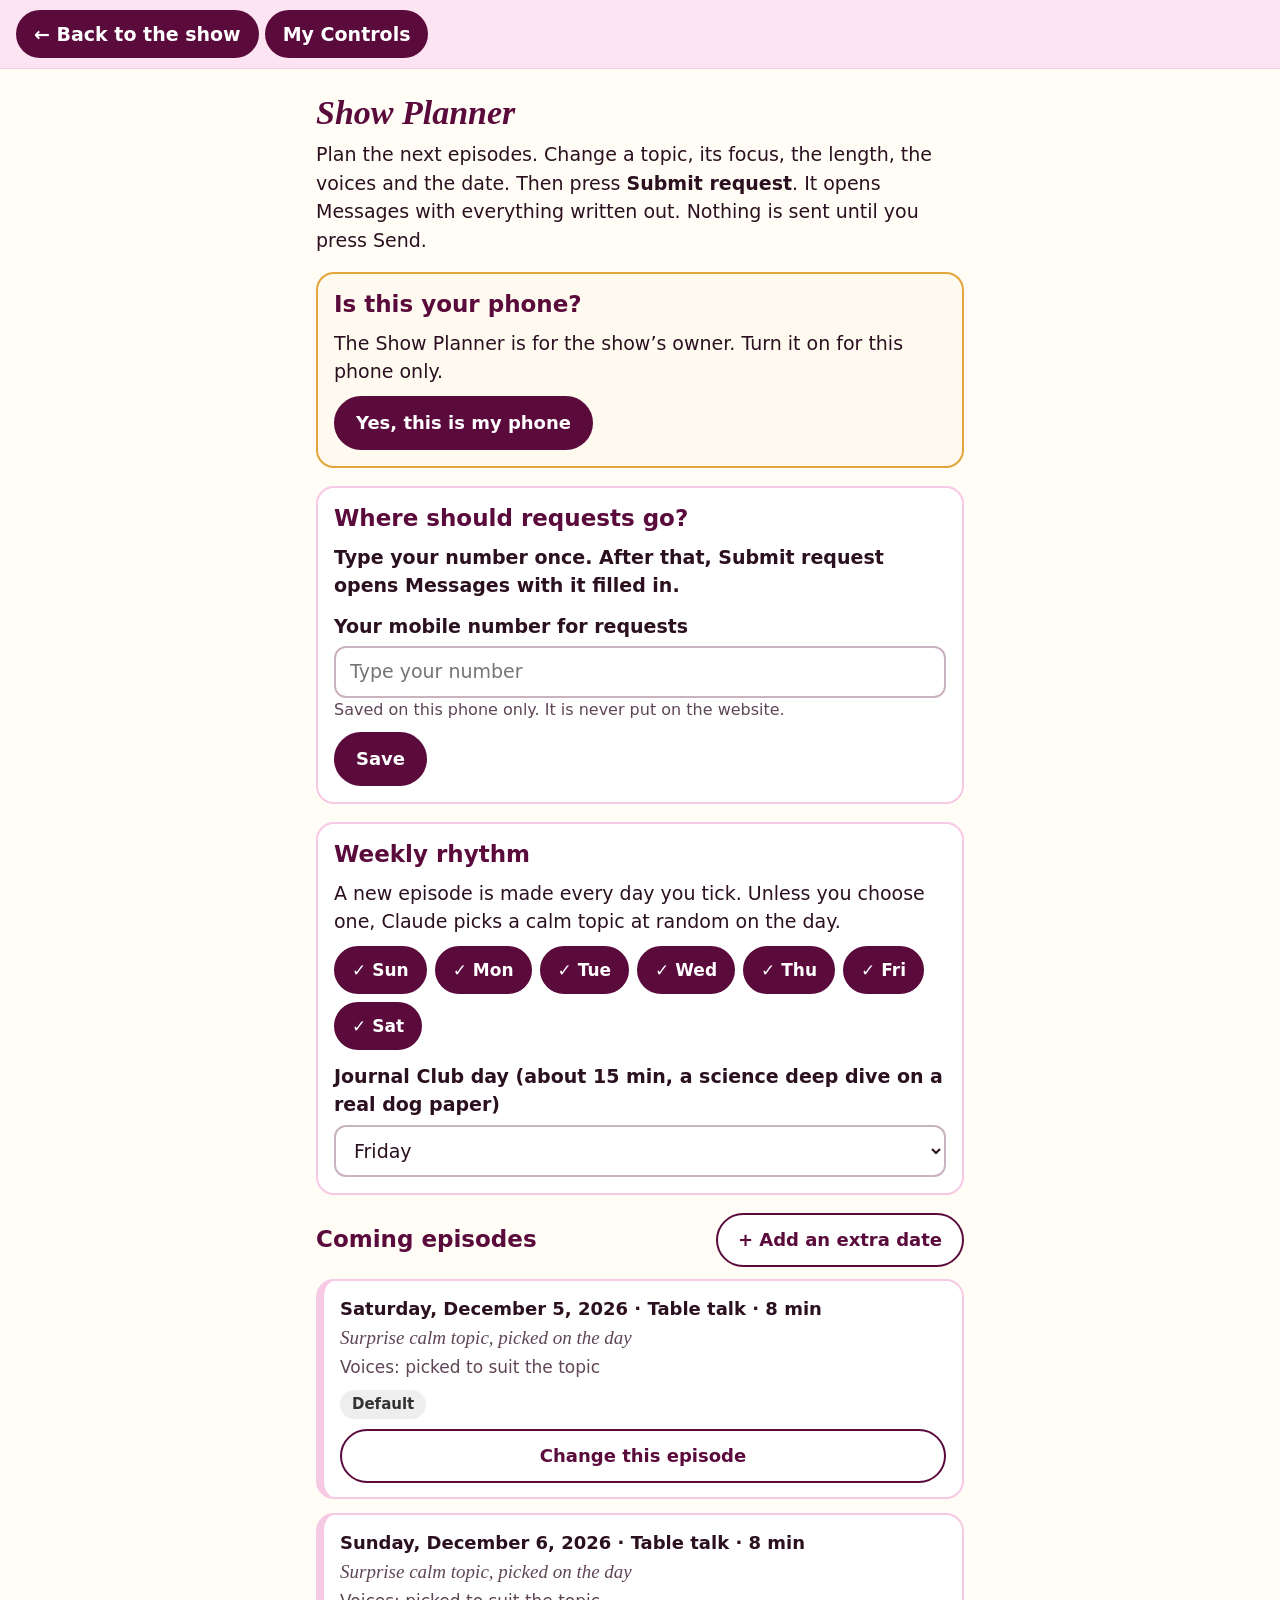
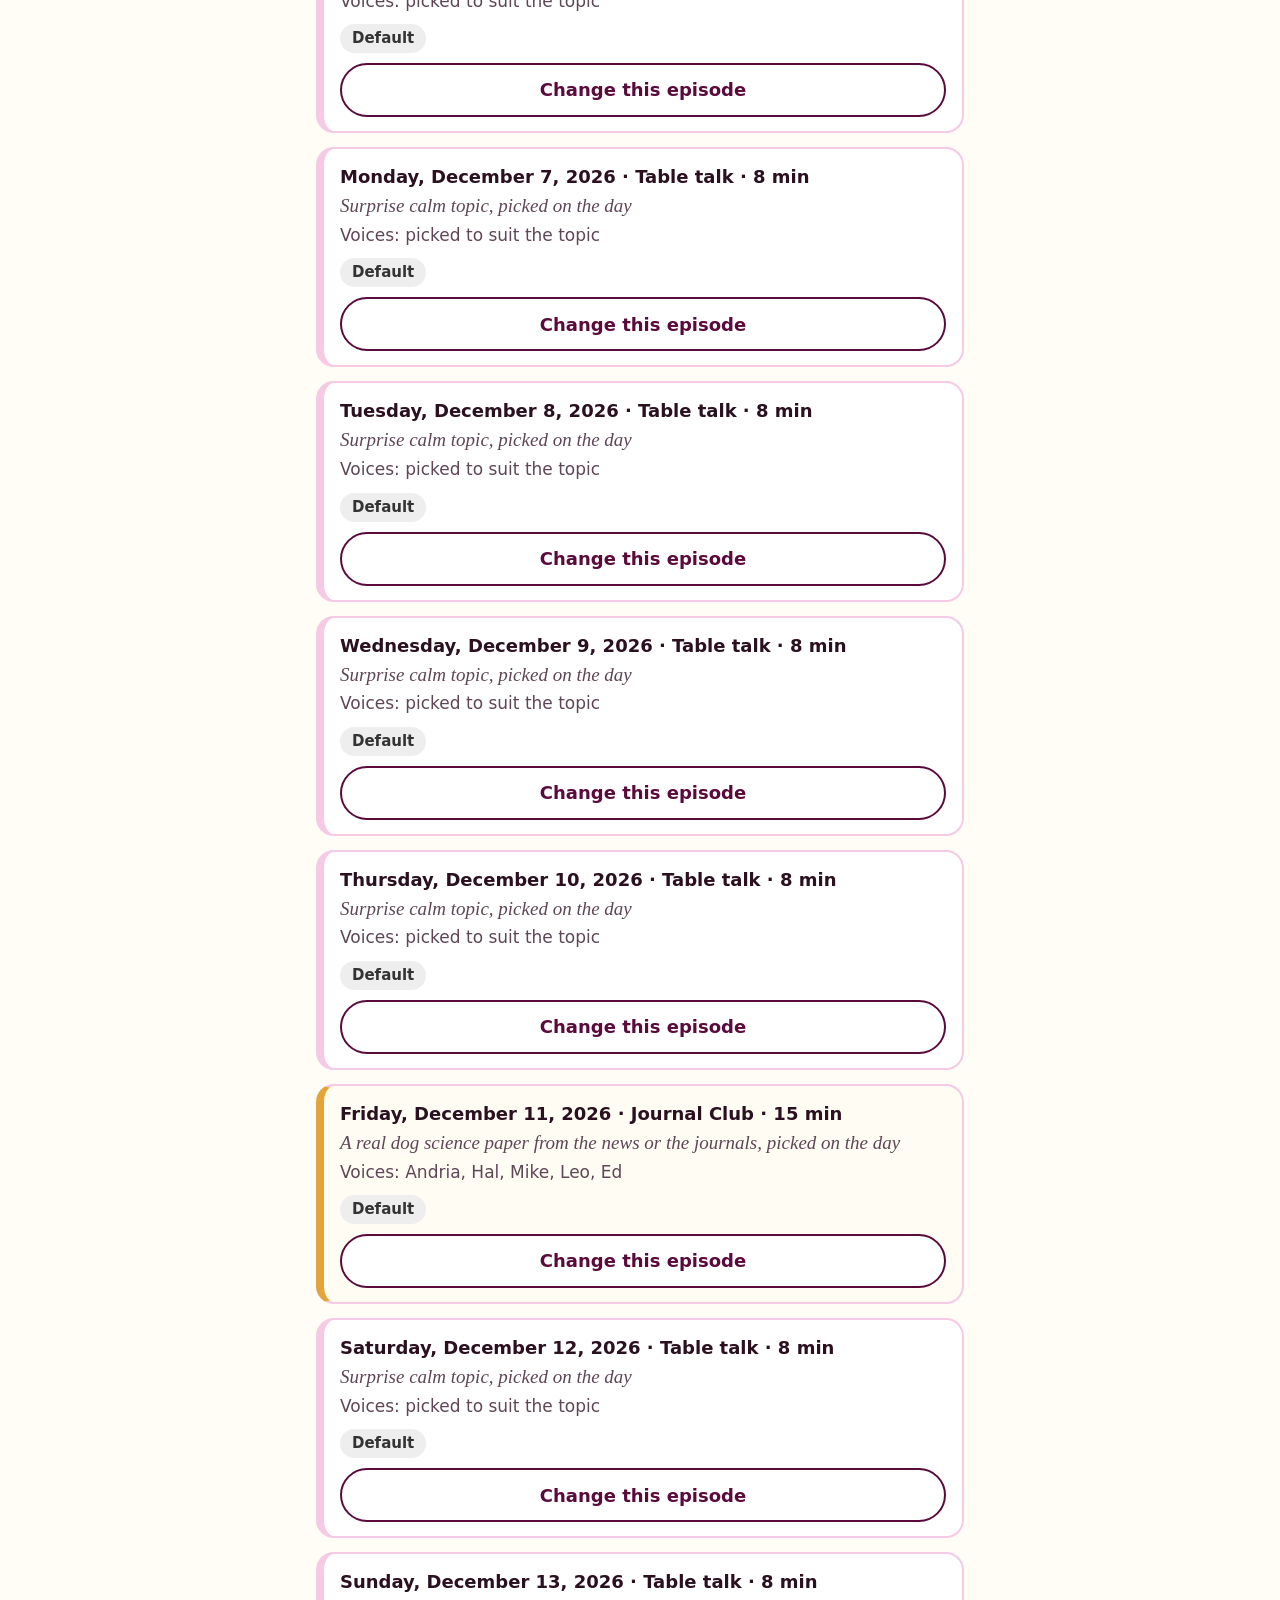
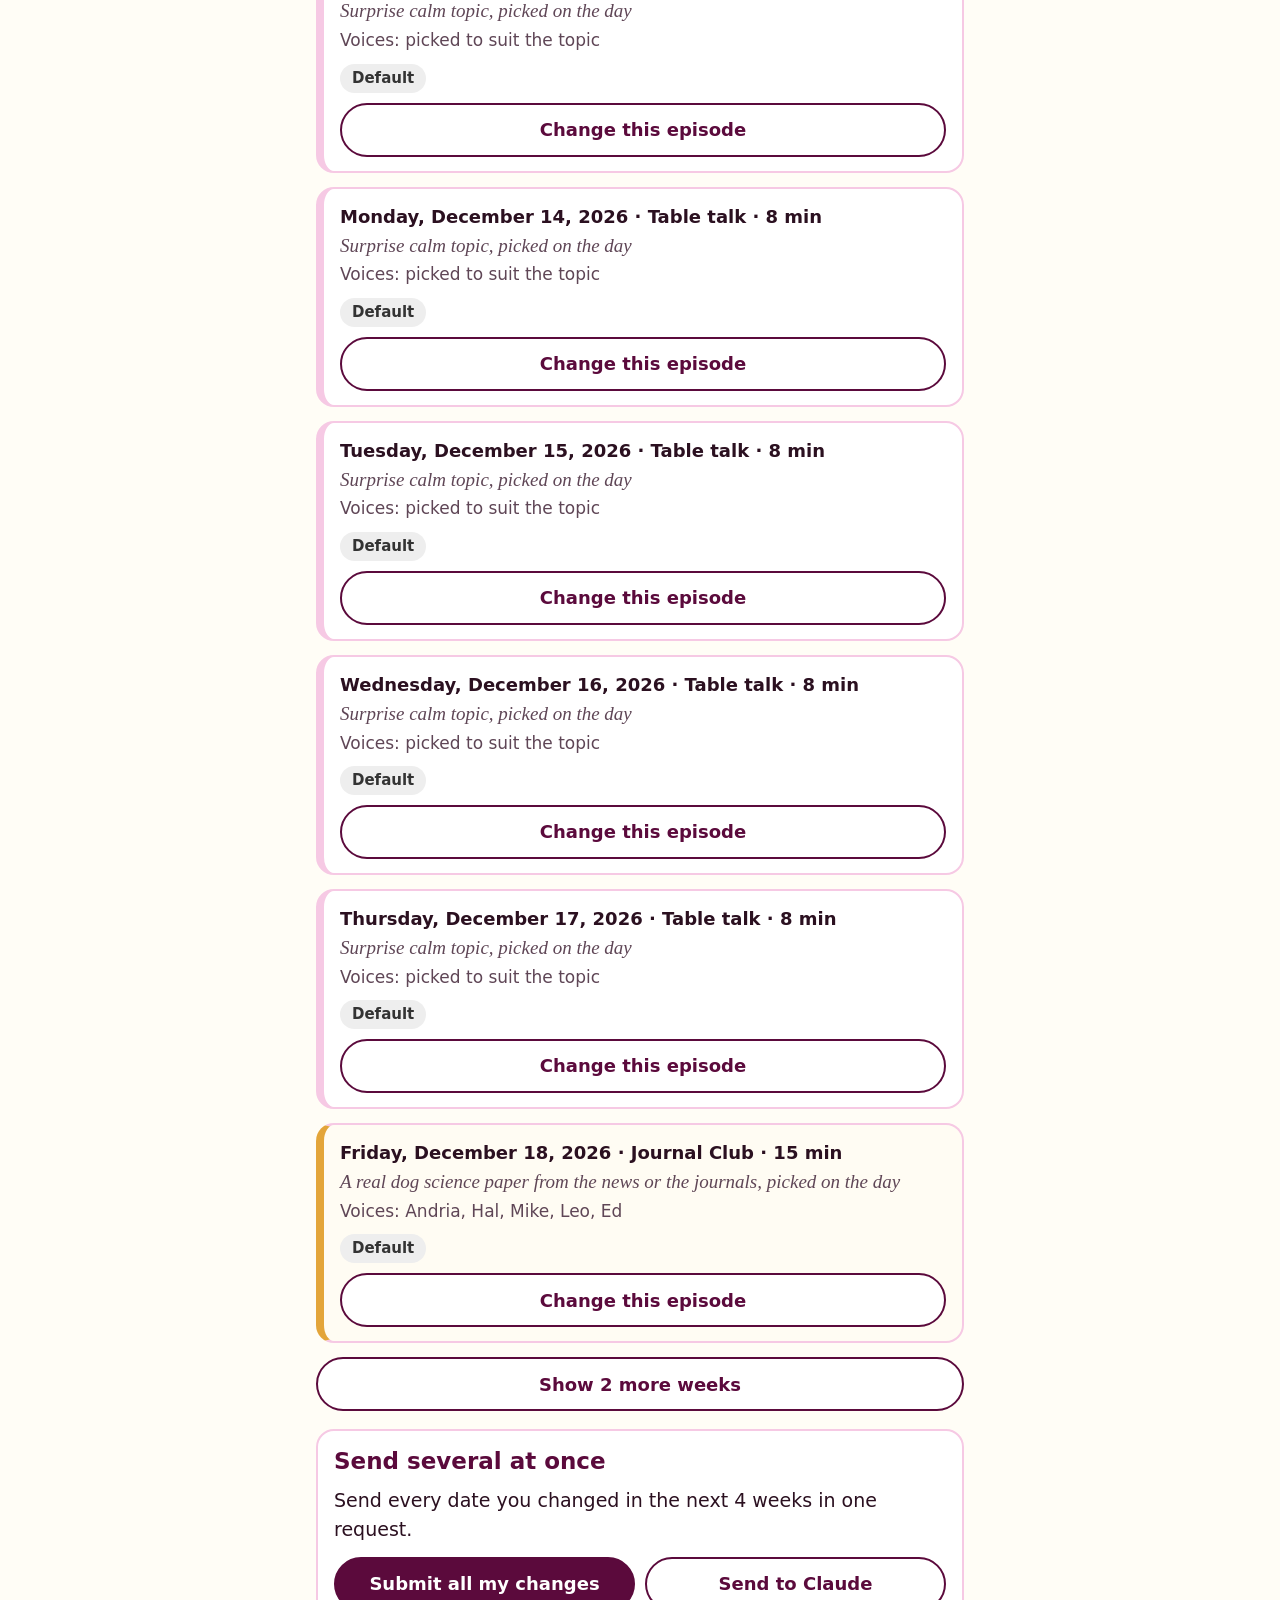
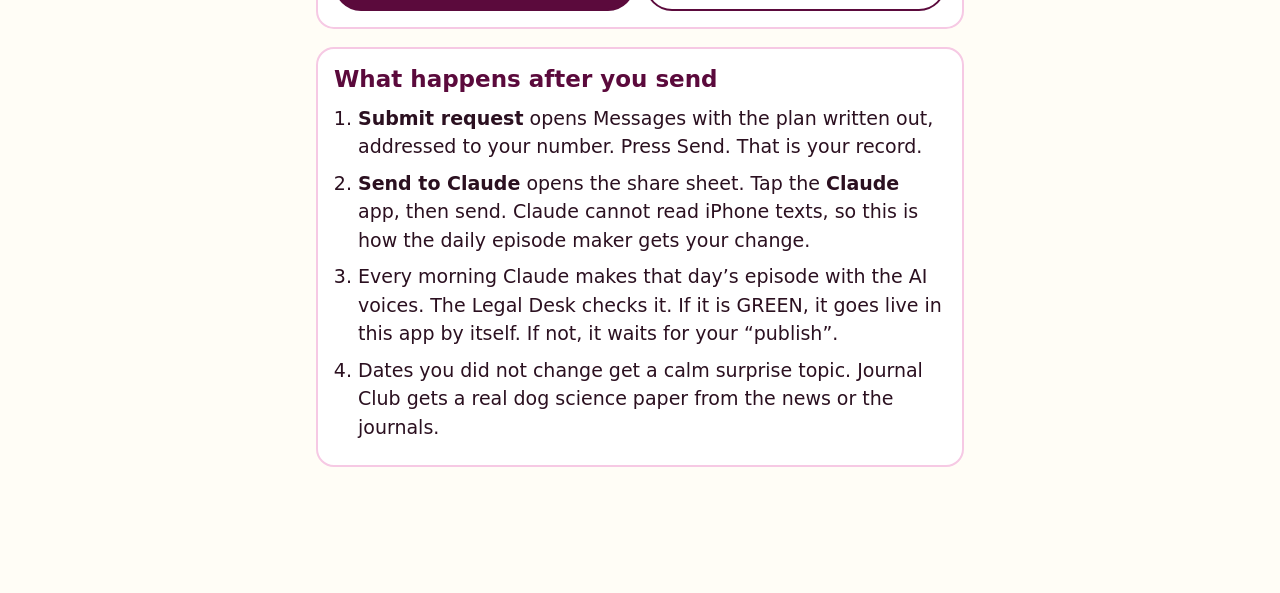
<file: plan.html>
<!doctype html>
<html lang="en">
<head>
<meta charset="utf-8">
<meta name="viewport" content="width=device-width, initial-scale=1, viewport-fit=cover">
<title>Show Planner | Today's Walk, Let's Talk</title>
<meta name="robots" content="noindex, nofollow">
<meta name="theme-color" content="#5b0a3c">
<link rel="icon" href="favicon.svg" type="image/svg+xml">
<link rel="manifest" href="manifest.webmanifest">
<link rel="apple-touch-icon" href="icon-180.png">
<meta name="apple-mobile-web-app-capable" content="yes">
<meta name="apple-mobile-web-app-title" content="Walk &amp; Talk">
<meta name="apple-mobile-web-app-status-bar-style" content="black-translucent">
<link rel="stylesheet" href="plan.css?v=1">
</head>
<body>
<header class="pbar">
  <a class="back" href="./">&larr; Back to the show</a> <a class="back" href="controls.html">My Controls</a>
</header>

<main class="pwrap">
  <h1>Show Planner</h1>
  <p class="lead">Plan the next episodes. Change a topic, its focus, the length, the voices and the date. Then press <b>Submit request</b>. It opens Messages with everything written out. Nothing is sent until you press Send.</p>

  <section class="pcard notowner" id="notowner" hidden>
    <h2>Is this your phone?</h2>
    <p>The Show Planner is for the show&rsquo;s owner. Turn it on for this phone only.</p>
    <button class="big" id="beowner" type="button">Yes, this is my phone</button>
  </section>

  <section class="pcard" id="setup" aria-labelledby="seth">
    <h2 id="seth">Where should requests go?</h2>
    <p id="numnow" class="numnow"></p>
    <div id="numform">
      <label class="lbl" for="num">Your mobile number for requests</label>
      <input class="inp" id="num" type="tel" inputmode="tel" autocomplete="tel" placeholder="Type your number">
      <p class="hint">Saved on this phone only. It is never put on the website.</p>
      <button class="big" id="numsave" type="button">Save</button>
    </div>
    <button class="big alt" id="numchange" type="button" hidden>Change</button>
  </section>

  <section class="pcard" aria-labelledby="rhh">
    <h2 id="rhh">Weekly rhythm</h2>
    <p>A new episode is made every day you tick. Unless you choose one, Claude picks a calm topic at random on the day.</p>
    <div class="chips" id="days" role="group" aria-label="Days with a new episode"></div>
    <label class="lbl" for="jcday">Journal Club day (about 15 min, a science deep dive on a real dog paper)</label>
    <select class="inp" id="jcday"></select>
  </section>

  <section aria-labelledby="slh">
    <div class="slhead">
      <h2 id="slh">Coming episodes</h2>
      <button class="big alt" id="addslot" type="button">+ Add an extra date</button>
    </div>
    <ol class="slots" id="slots"></ol>
    <button class="big alt more" id="more" type="button">Show 2 more weeks</button>
    <div class="pcard">
      <h2>Send several at once</h2>
      <p>Send every date you changed in the next 4 weeks in one request.</p>
      <div class="btns">
        <button class="big" id="sendall" type="button">Submit all my changes</button>
        <button class="big alt" id="claudeall" type="button">Send to Claude</button>
      </div>
    </div>
  </section>

  <section class="pcard howto" aria-labelledby="hh">
    <h2 id="hh">What happens after you send</h2>
    <ol>
      <li><b>Submit request</b> opens Messages with the plan written out, addressed to your number. Press Send. That is your record.</li>
      <li><b>Send to Claude</b> opens the share sheet. Tap the <b>Claude</b> app, then send. Claude cannot read iPhone texts, so this is how the daily episode maker gets your change.</li>
      <li>Every morning Claude makes that day&rsquo;s episode with the AI voices. The Legal Desk checks it. If it is GREEN, it goes live in this app by itself. If not, it waits for your &ldquo;publish&rdquo;.</li>
      <li>Dates you did not change get a calm surprise topic. Journal Club gets a real dog science paper from the news or the journals.</li>
    </ol>
  </section>
  <p class="status" id="status" role="status" aria-live="polite"></p>
</main>

<template id="slot-tpl">
  <li class="slot">
    <div class="sum">
      <p class="sdate"></p>
      <p class="stopic"></p>
      <p class="swho"></p>
      <p class="sbadge"></p>
      <button class="big alt sopen" type="button" aria-expanded="false">Change this episode</button>
    </div>
    <div class="ed" hidden>
      <label class="lbl">Date<input class="inp f-date" type="date"></label>
      <label class="lbl">Type of episode
        <select class="inp f-kind">
          <option>Table talk</option><option>Journal Club</option><option>Debate</option><option>Dog news</option>
        </select>
      </label>

      <fieldset class="fs">
        <legend>Topic</legend>
        <p class="curtopic"></p>
        <label class="lbl">Search the topic list<input class="inp f-search" type="search" placeholder="For example: walks, sleep, food"></label>
        <label class="check"><input class="f-calm" type="checkbox" checked> <span>Calm topics only</span></label>
        <div class="tlist" role="list"></div>
        <label class="lbl">Or type your own topic<input class="inp f-own" type="text" placeholder="Your own topic"></label>
      </fieldset>

      <fieldset class="fs">
        <legend>Focus inside this topic</legend>
        <div class="chips f-focus"></div>
        <label class="lbl">What should they emphasise?<textarea class="inp f-emph" rows="3" placeholder="For example: more on how to read a dog's body language, less on history"></textarea></label>
      </fieldset>

      <fieldset class="fs">
        <legend>Length</legend>
        <div class="chips f-len"></div>
      </fieldset>

      <fieldset class="fs">
        <legend>Voices at the table</legend>
        <div class="voices f-voices"></div>
        <p class="hint voicehint">Andria and Hal host. Pick 2 to 5 guests, or leave it to Claude.</p>
      </fieldset>

      <fieldset class="fs f-papers-box">
        <legend>Papers for Journal Club (optional)</legend>
        <label class="lbl">Paper link 1<input class="inp f-p1" type="url" inputmode="url" placeholder="https://"></label>
        <label class="lbl">Paper link 2<input class="inp f-p2" type="url" inputmode="url" placeholder="https://"></label>
        <p class="hint">Leave empty and a real peer-reviewed dog study from the news or the journals is found for you.</p>
      </fieldset>

      <label class="lbl">Notes<textarea class="inp f-notes" rows="3" placeholder="Anything else"></textarea></label>

      <div class="btns">
        <button class="big f-send" type="button">Submit request</button>
        <button class="big alt f-share" type="button">Make it with Claude</button>
        <button class="big alt f-copy" type="button">Copy</button>
      </div>
      <div class="btns">
        <button class="big alt f-skip" type="button">Skip this date</button>
        <button class="big alt f-reset" type="button">Reset to default</button>
        <button class="big alt f-close" type="button">Done</button>
      </div>
    </div>
  </li>
</template>

<script src="claudehelp.js?v=2"></script>
<script src="plan.js?v=2"></script>
<script>if("serviceWorker"in navigator){addEventListener("load",function(){navigator.serviceWorker.register("sw.js").catch(function(){})})}</script>
</body>
</html>
</file>
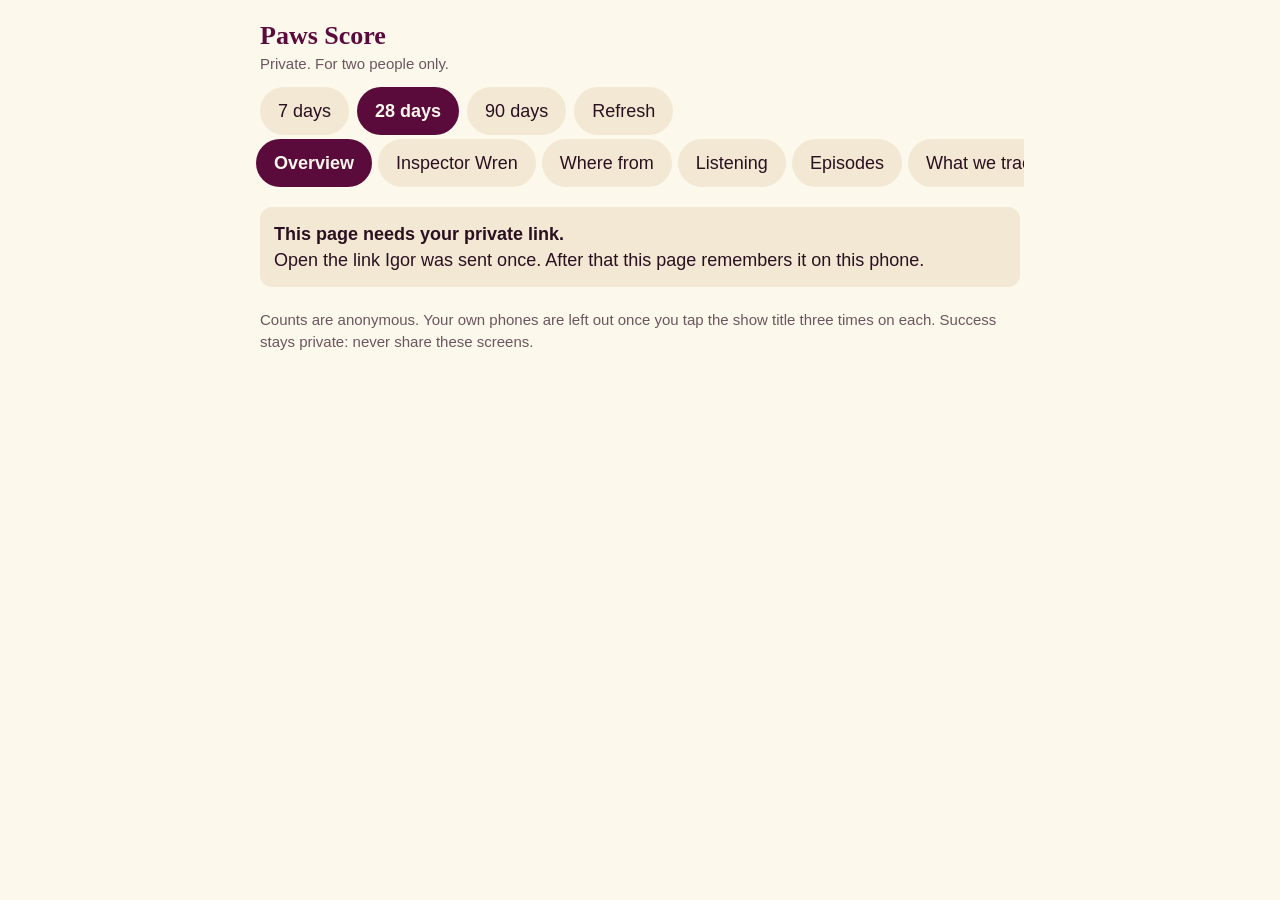
<file: s-cflwf002.html>
<!doctype html>
<html lang="en">
<head>
<meta charset="utf-8">
<meta name="viewport" content="width=device-width, initial-scale=1, viewport-fit=cover">
<meta name="robots" content="noindex,nofollow,noarchive">
<meta name="referrer" content="no-referrer">
<title>Paws Score</title>
<meta name="theme-color" content="#5b0a3c">
<link rel="icon" href="s-cflwf002.png" type="image/png">
<link rel="apple-touch-icon" href="s-cflwf002.png">
<meta name="apple-mobile-web-app-capable" content="yes">
<meta name="mobile-web-app-capable" content="yes">
<meta name="apple-mobile-web-app-title" content="Paws Score">
<meta name="apple-mobile-web-app-status-bar-style" content="black-translucent">
<style>
:root{--bg:#fdf8ec;--card:#ffffff;--ink:#2a1020;--muted:#6b5560;--line:#e6d9c6;--plum:#5b0a3c;--s1:#5b0a3c;--s2:#2a78d6;--good:#1f7a3a;--warn:#9a5b00;--chip:#f2e8d4;--on-plum:#fdf8ec}
@media (prefers-color-scheme:dark){:root:not([data-theme="light"]){--bg:#1a1016;--card:#26171f;--ink:#f6ecf1;--muted:#c8b4be;--line:#41303a;--plum:#e9a5cc;--s1:#e07db5;--s2:#3987e5;--good:#5fd07f;--warn:#f0b24f;--chip:#34232d;--on-plum:#2a1020;color-scheme:dark}}
:root[data-theme="dark"]{--bg:#1a1016;--card:#26171f;--ink:#f6ecf1;--muted:#c8b4be;--line:#41303a;--plum:#e9a5cc;--s1:#e07db5;--s2:#3987e5;--good:#5fd07f;--warn:#f0b24f;--chip:#34232d;--on-plum:#2a1020;color-scheme:dark}
*{box-sizing:border-box}
html{-webkit-text-size-adjust:100%}
body{margin:0;background:var(--bg);color:var(--ink);font:18px/1.45 -apple-system,BlinkMacSystemFont,"Segoe UI",Roboto,Helvetica,Arial,sans-serif;padding-left:max(16px,env(safe-area-inset-left,0px));padding-right:max(16px,env(safe-area-inset-right,0px));padding-block:max(14px,env(safe-area-inset-top,0px)) max(30px,env(safe-area-inset-bottom,0px))}
.wrap{max-width:760px;margin:0 auto}
h1{font:700 26px/1.2 Georgia,"Times New Roman",serif;margin:6px 0 2px;color:var(--plum)}
h2{font:700 20px/1.25 Georgia,"Times New Roman",serif;margin:0 0 8px}
.sub{color:var(--muted);font-size:15px;margin:0 0 12px}
.row{display:flex;gap:8px;flex-wrap:wrap;align-items:center}
.tabs{display:flex;gap:6px;overflow-x:auto;padding:4px 0 10px;margin:0 -4px;scrollbar-width:none}
.tabs::-webkit-scrollbar{display:none}
button,.chip{font:inherit;color:var(--ink);background:var(--chip);border:2px solid transparent;border-radius:999px;padding:9px 16px;min-height:44px;cursor:pointer;white-space:nowrap}
button[aria-pressed="true"],button.on{background:var(--plum);color:var(--on-plum);font-weight:700}
button.solid{background:var(--plum);color:var(--on-plum);font-weight:700;border-radius:12px}
button:focus-visible,summary:focus-visible{outline:3px solid var(--s2);outline-offset:2px}
.card.key{border:2px solid var(--s1)}
.card{background:var(--card);border:1px solid var(--line);border-radius:16px;padding:14px 16px;margin:0 0 14px}
.grid{display:grid;grid-template-columns:repeat(auto-fit,minmax(150px,1fr));gap:10px;margin:0 0 14px}
.stat{background:var(--card);border:1px solid var(--line);border-radius:16px;padding:12px 14px;min-width:0}
.stat .n{font:700 34px/1.1 Georgia,"Times New Roman",serif;color:var(--ink)}
.stat .l{font-size:15px;color:var(--muted)}
.stat .d{font-size:14px;margin-top:2px}
.up{color:var(--good)}.down{color:var(--warn)}.flat{color:var(--muted)}
.bars .r{display:grid;grid-template-columns:minmax(90px,38%) 1fr auto;gap:8px;align-items:center;margin:6px 0;font-size:16px}
.bars .t{height:16px;background:var(--chip);border-radius:4px;overflow:hidden}
.bars .t i{display:block;height:100%;background:var(--s1);border-radius:0 4px 4px 0}
.bars .v{font-variant-numeric:tabular-nums;font-weight:700}
.split{display:flex;height:26px;border-radius:6px;overflow:hidden;gap:2px;margin:6px 0}
.split i{display:block;height:100%}
.legend{display:flex;gap:14px;flex-wrap:wrap;font-size:15px;color:var(--muted)}
.legend b{display:inline-block;width:12px;height:12px;border-radius:3px;margin-right:6px;vertical-align:-1px}
table{border-collapse:collapse;width:100%;font-size:15px}
th,td{text-align:left;padding:6px 8px;border-bottom:1px solid var(--line);vertical-align:top}
th{color:var(--muted);font-weight:600}
td.num,th.num{text-align:right;font-variant-numeric:tabular-nums}
.scroll{overflow-x:auto}
details{margin-top:8px;font-size:15px}
summary{cursor:pointer;color:var(--muted);min-height:32px}
svg{display:block;width:100%;height:auto}
svg text{fill:var(--muted);font:12px -apple-system,Helvetica,Arial,sans-serif}
.tip{position:fixed;pointer-events:none;background:var(--ink);color:var(--bg);padding:6px 10px;border-radius:8px;font-size:15px;z-index:9;display:none;max-width:70vw}
.note{font-size:15px;color:var(--muted)}
.wren{font:19px/1.55 Georgia,"Times New Roman",serif}
.wren p{margin:0 0 12px}
.badge{display:inline-block;font-size:13px;font-weight:700;padding:2px 8px;border-radius:999px;background:var(--chip);color:var(--ink);margin-right:6px}
.msg{padding:14px;border-radius:12px;background:var(--chip);margin:10px 0}
.toggle{display:flex;justify-content:space-between;gap:12px;align-items:flex-start;padding:10px 0;border-bottom:1px solid var(--line)}
.toggle:last-child{border-bottom:0}
.toggle .tx{min-width:0}.toggle b{display:block}
.toggle .tx span{font-size:15px;color:var(--muted)}
.toggle .nn{font:700 22px/1 Georgia,serif;white-space:nowrap;padding-top:2px}
.logs{display:grid;grid-template-columns:repeat(auto-fit,minmax(150px,1fr));gap:8px}
.logs button{white-space:normal;min-width:0;overflow-wrap:anywhere;line-height:1.25}
textarea{width:100%;font:inherit;border:1px solid var(--line);border-radius:10px;padding:10px;background:var(--card);color:var(--ink);min-height:70px}
.sr{position:absolute;left:-9999px}
</style>
</head>
<body>
<div class="wrap">
  <h1>Paws Score</h1>
  <p class="sub" id="stamp">Private. For two people only.</p>
  <div class="row" id="ranges" role="group" aria-label="Time range">
    <button data-r="7" aria-pressed="false">7 days</button><button data-r="28" aria-pressed="true">28 days</button><button data-r="90" aria-pressed="false">90 days</button>
    <button id="refresh" aria-label="Refresh numbers">Refresh</button>
  </div>
  <div class="tabs" id="tabs" role="tablist">
    <button data-t="home" class="on">Overview</button><button data-t="wren">Inspector Wren</button><button data-t="src">Where from</button><button data-t="listen">Listening</button><button data-t="eps">Episodes</button><button data-t="track">What we track</button><button data-t="log">Log</button>
  </div>
  <div id="view"><div class="msg">Loading your numbers…</div></div>
  <p class="note" style="margin-top:22px">Counts are anonymous. Your own phones are left out once you tap the show title three times on each. Success stays private: never share these screens.</p>
</div>
<div class="tip" id="tip" role="status"></div>
<script>
(function(){
'use strict';
var API='https://www.irvinedogboarding.net/_functions/';
var LS=null;try{LS=window.localStorage}catch(e){}
function g(k){try{return LS?LS.getItem(k):null}catch(e){return null}}
function s(k,v){try{if(LS)LS.setItem(k,v)}catch(e){}}
var K=(location.hash.match(/k=([A-Za-z0-9]+)/)||[])[1]||g('sb_k')||'';
if(K)s('sb_k',K);
var $=function(i){return document.getElementById(i)};
var R=+g('sb_r')||28, TAB=g('sb_t')||'home', EV=[], EPS=[], NOW=Date.now(), LOADED=0;

/* ---------- names ---------- */
var SRCN={direct:'Direct (typed, bookmark, app)',podcast:'The podcast (link to our website)',site:'Our website','qr-front':'QR card: front window','qr-paper':'QR card: paper','qr-card':'QR card: handed out',share:'A friend shared it',feed:'Podcast app / feed','ig-bio':'Instagram bio','ig-story':'Instagram story','ig-post':'Instagram post','fb-group':'Facebook group',nextdoor:'Nextdoor',gmb:'Google profile','wix-blog':'Website blog',owner:'You (logged)'};
function sn(x){return SRCN[x]||x}
var REFN={none:'None / direct',ig:'Instagram',fb:'Facebook',nd:'Nextdoor',goog:'Google',bing:'Bing',site:'Our website',x:'X / Twitter',self:'Our own pages',other:'Other site'};
var DEVN={ios:'iPhone / iPad',and:'Android',desk:'Computer'};

/* ---------- dates (Pacific) ---------- */
function ptDay(ts){var p={};new Intl.DateTimeFormat('en-CA',{timeZone:'America/Los_Angeles',year:'numeric',month:'2-digit',day:'2-digit'}).formatToParts(new Date(ts)).forEach(function(x){p[x.type]=x.value});return p.year+'-'+p.month+'-'+p.day}
function addDays(ds,n){var a=ds.split('-');var t=Date.UTC(+a[0],+a[1]-1,+a[2])+n*86400000;return new Date(t).toISOString().slice(0,10)}
function dayList(endDs,n){var o=[];for(var i=n-1;i>=0;i--)o.push(addDays(endDs,-i));return o}
function short(ds){var a=ds.split('-');return new Date(Date.UTC(+a[0],+a[1]-1,+a[2],12)).toLocaleDateString('en-US',{month:'short',day:'numeric',timeZone:'UTC'})}
function long(ds){var a=ds.split('-');return new Date(Date.UTC(+a[0],+a[1]-1,+a[2],12)).toLocaleDateString('en-US',{weekday:'short',month:'short',day:'numeric',timeZone:'UTC'})}
function today(){return ptDay(NOW)}

/* ---------- metrics ---------- */
var is=function(t){return function(e){return e.t===t}};
var M={
 visits:{n:'Page visits',d:'Times someone opened the podcast page. One count per visit.',f:is('pv')},
 qr:{n:'QR landings',d:'Visits that began from one of our QR cards.',f:function(e){return e.t==='pv'&&/^qr-/.test(e.s)}},
 sharedv:{n:'Visits from shared links',d:'Visits that began from the Share button of a friend.',f:function(e){return e.t==='pv'&&e.s==='share'}},
 plays:{n:'Plays started',d:'Someone pressed play (once per episode per visit).',f:is('ps')},
 p60:{n:'Listened 60 seconds or more',d:'Really listened for a minute. The most honest sign of interest.',f:is('p60')},
 p50:{n:'Listened half',d:'Listened to at least half of an episode (real listening, not skipping).',f:is('p50')},
 fin:{n:'Finished an episode',d:'Listened to most of an episode and reached the end.',f:is('p100')},
 shares:{n:'Share taps',d:'Someone tapped "Share this show with a friend".',f:is('sh')},
 site:{n:'Clicks to our website',d:'Someone went from the podcast to irvinedogboarding.net.',f:is('wc')},
 suggest:{n:'Suggest-a-voice clicks',d:'Someone opened the "Suggest a voice or topic" page.',f:is('sv')},
 studio:{n:'Studio opens',d:'Someone opened the Studio (seat the table, pick a topic).',f:is('st')},
 feed:{n:'Podcast feed clicks',d:'Someone tapped the podcast feed link.',f:is('fd')},
 srcseen:{n:'Research section seen',d:'The "research behind this episode" section came into view.',f:is('so')},
 studies:{n:'Study links opened',d:'Someone opened a real study link.',f:is('sl')},
 tr:{n:'Read-along used',d:'Someone tapped a line of the transcript.',f:is('tr')},
 speed:{n:'Speed changes',d:'Someone changed the playback speed.',f:is('sp')},
 seek:{n:'Skips and scrubs',d:'Someone used back 15 seconds or dragged the bar.',f:is('sk')},
 deep:{n:'Scrolled to the bottom',d:'Reached the bottom of the page.',f:function(e){return e.t==='sd'&&e.x===100}},
 ins:{n:'Added to home screen (Android, computer)',d:'The browser reported an install. iPhone does not report this; see "App opens".',f:is('ins')},
 app:{n:'App opens',d:'Visits from the home-screen app rather than the browser.',f:function(e){return e.t==='pv'&&e.m==='app'}},
 mg:{n:'Meet & Greet requests',d:'Forms sent on our website (counted automatically) plus requests you logged on the Log tab.',f:function(e){return (e.t==='man'&&/^mg-/.test(e.g))||(e.t==='wcl'&&e.g==='mg')}},
 call:{n:'Calls and call taps',d:'Taps on the call or text button on our website (counted automatically) plus calls you logged on the Log tab.',f:function(e){return (e.t==='man'&&/^call-/.test(e.g))||(e.t==='wcl'&&(e.g==='call'||e.g==='sms'))}},
 wsite:{n:'Website page views',d:'Pages of irvinedogboarding.net that were opened. Counted on the website itself.',f:is('wpv')},
 wcall:{n:'Call and text button taps (automatic)',d:'Someone tapped the phone number or text link on our website. A tap is not always a call.',f:function(e){return e.t==='wcl'&&(e.g==='call'||e.g==='sms')}},
 wmg:{n:'Meet & Greet forms sent (automatic)',d:'Someone sent the Meet & Greet form on our website. Only the fact that it was sent is counted, never what they wrote.',f:function(e){return e.t==='wcl'&&e.g==='mg'}},
 bk:{n:'Stays booked (you log them)',d:'Bookings you logged on the Log tab, by where they heard of us.',f:function(e){return e.t==='man'&&/^bk-/.test(e.g)}},
 cards:{n:'Cards handed out (you log them)',d:'QR cards you handed out or left. Used to compute landings per 10 cards.',f:function(e){return e.t==='man'&&e.g==='cards-out'}}
};
var CARDS=['visits','plays','p60','shares','site','wsite'];

/* ---------- data ---------- */
function parse(list){var o=[];for(var i=0;i<list.length;i++){try{var e=JSON.parse(list[i][1]);e.ts=list[i][0];if(e.s==='testrun'||e.v==='testrun0001')continue;o.push(e)}catch(x){}}return o}
function load(){
  if(!K){$('view').innerHTML='<div class="msg"><b>This page needs your private link.</b><br>Open the link Igor was sent once. After that this page remembers it on this phone.</div>';return Promise.resolve()}
  $('stamp').textContent='Updating…';
  var p1=fetch(API+'r',{method:'POST',body:JSON.stringify({k:K,days:100})}).then(function(r){if(r.status===403)throw new Error('key');return r.json()});
  var p2=fetch('episodes.json?'+Date.now()).then(function(r){return r.json()}).then(function(d){EPS=d.episodes||[]}).catch(function(){});
  return Promise.all([p1,p2]).then(function(a){var d=a[0];if(!d.ok)throw new Error('server');EV=parse(d.ev);NOW=d.now||Date.now();LOADED=Date.now();try{s('sb_cache',JSON.stringify({ev:d.ev,now:NOW}))}catch(e){}stamp();render()}).catch(function(err){
    var c=null;try{c=JSON.parse(g('sb_cache')||'null')}catch(e){}
    if(c){EV=parse(c.ev);NOW=c.now;stamp('Offline: showing the last saved numbers. ');render()}
    else $('view').innerHTML='<div class="msg">'+(err.message==='key'?'The key was not accepted. Ask Igor for a fresh private link.':'Could not reach the counters. Try Refresh in a minute.')+'</div>';
  });
}
function stamp(pre){$('stamp').textContent=(pre||'')+'Updated '+new Date(LOADED||NOW).toLocaleTimeString('en-US',{hour:'numeric',minute:'2-digit'})+'. Private, for two people only.'}

function inRange(ds,a,b){return ds>=a&&ds<=b}
function count(f,a,b){var n=0;for(var i=0;i<EV.length;i++){var e=EV[i];if(inRange(e.dt,a,b)&&f(e))n++}return n}
function uniq(f,a,b){var m={},n=0;for(var i=0;i<EV.length;i++){var e=EV[i];if(inRange(e.dt,a,b)&&f(e)&&!m[e.v]){m[e.v]=1;n++}}return n}
function sum(f,a,b,k){var n=0;for(var i=0;i<EV.length;i++){var e=EV[i];if(inRange(e.dt,a,b)&&f(e))n+=e[k]||0}return n}
function win(){var t=today();return{a:addDays(t,-(R-1)),b:t,pa:addDays(t,-(2*R-1)),pb:addDays(t,-R)}}
function dailyCounts(f,days){var m={};days.forEach(function(d){m[d]=0});EV.forEach(function(e){if(m[e.dt]!==undefined&&f(e))m[e.dt]++});return days.map(function(d){return m[d]})}
function fmt(n){return (Math.round(n*10)/10).toLocaleString('en-US')}
function delta(c,p){if(!c&&!p)return '<span class="flat">no change</span>';if(!p)return '<span class="up">new: was 0</span>';var d=(c-p)/p*100;if(Math.abs(d)<5)return '<span class="flat">about the same as before</span>';return '<span class="'+(d>0?'up':'down')+'">'+(d>0?'▲ ':'▼ ')+Math.abs(Math.round(d))+'% vs the '+R+' days before</span>'}

/* ---------- tiny charts ---------- */
var tip=$('tip');
function showTip(x,y,t){tip.textContent=t;tip.style.display='block';var w=tip.offsetWidth;tip.style.left=Math.max(6,Math.min(innerWidth-w-6,x-w/2))+'px';tip.style.top=Math.max(6,y-44)+'px'}
function hideTip(){tip.style.display='none'}
function bars(labels,vals,tipf,xl){
  var W=640,H=190,pl=36,pb=26,pt=12,n=vals.length,max=Math.max(1,Math.max.apply(null,vals)),top=Math.ceil(max/ (max>8?4:1))*(max>8?4:1)||1;
  var step=(W-pl)/n,bw=Math.max(2,step-3),h=H-pb-pt,o='<svg viewBox="0 0 '+W+' '+H+'" role="img" aria-label="Bar chart">';
  [0,.5,1].forEach(function(f){var y=pt+h*(1-f);o+='<line x1="'+pl+'" x2="'+W+'" y1="'+y+'" y2="'+y+'" stroke="var(--line)" stroke-width="1"/><text x="'+(pl-6)+'" y="'+(y+4)+'" text-anchor="end">'+fmt(top*f)+'</text>'});
  vals.forEach(function(v,i){var bh=v/top*h,x=pl+i*step+(step-bw)/2,y=pt+h-bh;
    if(v>0)o+='<rect x="'+x+'" y="'+y+'" width="'+bw+'" height="'+bh+'" rx="3" fill="var(--s1)"/>';
    o+='<rect class="hit" data-i="'+i+'" x="'+(pl+i*step)+'" y="'+pt+'" width="'+step+'" height="'+(h+pb)+'" fill="transparent"/>'});
  (xl||[0,Math.floor((n-1)/2),n-1]).forEach(function(i){o+='<text x="'+(pl+i*step+step/2)+'" y="'+(H-6)+'" text-anchor="middle">'+labels[i]+'</text>'});
  return o+'</svg>'
}
function wireBars(host,tipf){Array.prototype.forEach.call(host.querySelectorAll('.hit'),function(r){
  function on(ev){var b=r.getBoundingClientRect();showTip(b.left+b.width/2,b.top+40,tipf(+r.dataset.i))}
  r.addEventListener('pointerenter',on);r.addEventListener('pointerdown',on);r.addEventListener('pointerleave',hideTip)})}
function hbars(rows,suffix){var max=Math.max.apply(null,rows.map(function(r){return r[1]}).concat([1])),o='<div class="bars">';
  rows.forEach(function(r){o+='<div class="r"><span>'+r[0]+'</span><span class="t"><i style="width:'+(r[1]/max*100)+'%"></i></span><span class="v">'+fmt(r[1])+(suffix||'')+'</span></div>'});return o+'</div>'}
function table(head,rows){var o='<div class="scroll"><table><tr>'+head.map(function(h,i){return '<th'+(i?' class="num"':'')+'>'+h+'</th>'}).join('')+'</tr>';
  rows.forEach(function(r){o+='<tr>'+r.map(function(c,i){return '<td'+(i?' class="num"':'')+'>'+c+'</td>'}).join('')+'</tr>'});return o+'</table></div>'}

/* ---------- Momentum ---------- */
var PTS={pv:1,p60:2,sh:3,wc:3};
function points(e){if(e.t==='pv')return e.s==='share'?3:1;if(e.t==='man'&&/^mg-/.test(e.g))return 20;if(e.t==='man'&&/^call-/.test(e.g))return 15;if(e.t==='man'&&/^bk-/.test(e.g))return 50;if(e.t==='wcl')return e.g==='mg'?20:((e.g==='call'||e.g==='sms')?8:0);return PTS[e.t]||0}
function momentum(filter,a,b){var p=0,n=0;EV.forEach(function(e){if(inRange(e.dt,a,b)&&filter(e)){var q=points(e);if(q){p+=q;n++}}});return{p:p,n:n}}

/* ---------- views ---------- */
function vOverview(){
  var w=win(),days=dayList(w.b,R),o='';
  o+='<div class="grid">';
  CARDS.forEach(function(k){var c=count(M[k].f,w.a,w.b),p=count(M[k].f,w.pa,w.pb);o+='<div class="stat"><div class="n">'+fmt(c)+'</div><div class="l">'+M[k].n+'</div><div class="d">'+delta(c,p)+'</div></div>'});
  o+='</div>';
  o+='<div class="card key"><h2>What matters most</h2><p class="sub">Calls, Meet &amp; Greet requests and bookings. Taps on the call button and the website form are counted automatically; you log everything else (calls, texts, in person, bookings) on the Log tab. If a request came through the website form, do not log it again.</p><div class="grid">';
  ['call','mg','bk'].forEach(function(k){var c=count(M[k].f,w.a,w.b),p=count(M[k].f,w.pa,w.pb);o+='<div class="stat"><div class="n">'+fmt(c)+'</div><div class="l">'+M[k].n.replace(' (you log them)','')+'</div><div class="d">'+delta(c,p)+'</div></div>'});
  o+='</div></div>';
  // new vs returning
  var vis=uniq(is('pv'),w.a,w.b),newv=uniq(function(e){return e.t==='pv'&&e.n===1},w.a,w.b),retv=Math.max(0,vis-newv);
  o+='<div class="card"><h2>New and returning visitors</h2><p class="sub">'+fmt(vis)+' different phones or browsers in the last '+R+' days.</p>';
  o+= vis?'<div class="split" role="img" aria-label="'+newv+' new, '+retv+' returning"><i style="flex:'+Math.max(newv,0.001)+';background:var(--s1)"></i><i style="flex:'+Math.max(retv,0.001)+';background:var(--s2)"></i></div><div class="legend"><span><b style="background:var(--s1)"></b>New: '+newv+'</span><span><b style="background:var(--s2)"></b>Came back: '+retv+'</span></div>':'<p class="note">No visits yet in this range.</p>';
  o+='</div>';
  // daily charts
  [['visits','Visits per day','visits'],['plays','Plays per day','plays']].forEach(function(c,ci){
    var vals=dailyCounts(M[c[0]].f,days);
    o+='<div class="card"><h2>'+c[1]+'</h2><div id="ch'+ci+'">'+bars(days.map(short),vals)+'</div><details><summary>Show as a table</summary>'+table(['Day','Count'],days.map(function(d,i){return [long(d),vals[i]]}).reverse())+'</details></div>'});
  // funnel
  var f=[['Opened the page',uniq(is('pv'),w.a,w.b)],['Pressed play',uniq(is('ps'),w.a,w.b)],['Listened 60 seconds',uniq(is('p60'),w.a,w.b)],['Finished an episode',uniq(is('p100'),w.a,w.b)],['Went to our website',uniq(is('wc'),w.a,w.b)],['Looked at our website (page views)',count(M.wsite.f,w.a,w.b)],['Called or tapped call',count(M.call.f,w.a,w.b)],['Asked for a Meet & Greet',count(M.mg.f,w.a,w.b)],['Booked a stay (you log)',count(M.bk.f,w.a,w.b)]];
  o+='<div class="card"><h2>What visitors did</h2><p class="sub">The first five rows count different visitors on the podcast page. The rest are counts: website page views, call taps and calls, Meet &amp; Greet requests (website form plus those you logged), and stays you logged.</p>'+hbars(f)+'</div>';
  // when
  var hrs=[];for(var h=0;h<24;h++)hrs.push(0);EV.forEach(function(e){if(inRange(e.dt,w.a,w.b)&&e.t==='pv')hrs[e.h|0]++});
  o+='<div class="card"><h2>Time of day (Pacific)</h2><div id="chh">'+bars(hrs.map(function(_,i){return (i%12||12)+(i<12?'a':'p')}),hrs,null,[0,6,12,18,23])+'</div></div>';
  // devices
  var dv={},md={},rf={};EV.forEach(function(e){if(inRange(e.dt,w.a,w.b)&&e.t==='pv'){dv[e.d]=(dv[e.d]||0)+1;md[e.m]=(md[e.m]||0)+1;rf[e.r]=(rf[e.r]||0)+1}});
  function rows(m,N){return Object.keys(m).sort(function(a,b){return m[b]-m[a]}).map(function(k){return [N[k]||k,m[k]]})}
  o+='<div class="card"><h2>Devices and where they clicked from</h2><h3 style="font-size:16px;margin:8px 0 2px">Device</h3>'+hbars(rows(dv,DEVN))+'<h3 style="font-size:16px;margin:12px 0 2px">App or browser</h3>'+hbars(rows(md,{app:'Home-screen app',web:'Browser'}))+'<h3 style="font-size:16px;margin:12px 0 2px">Came from site</h3>'+hbars(rows(rf,REFN))+'</div>';
  return o;
}
function srcStats(a,b){
  var m={};function g1(k){return m[k]||(m[k]={s:k,v:0,pl:0,p60:0,sh:0,wc:0,mg:0,wv:0,wk:0,wf:0,pts:0,pe:0,ev:0})}
  EV.forEach(function(e){if(!inRange(e.dt,a,b))return;var k=e.s;
    if(e.t==='man'){if(/^mg-/.test(e.g))g1('mg-'+e.g.slice(3)).mg++;return}
    var r=g1(k);if(e.t==='pv')r.v++;else if(e.t==='ps')r.pl++;else if(e.t==='p60')r.p60++;else if(e.t==='sh')r.sh++;else if(e.t==='wc')r.wc++;else if(e.t==='wpv')r.wv++;else if(e.t==='wcl'){if(e.g==='mg')r.wf++;else if(e.g==='call'||e.g==='sms')r.wk++}
    var q=points(e);if(q){r.pts+=q;r.ev++}});
  return Object.keys(m).map(function(k){return m[k]}).filter(function(r){return r.v||r.pl||r.wc||r.sh||r.wv||r.wk||r.wf});
}
function vSrc(){
  var w=win(),all0=srcStats(w.a,w.b),rs=all0.filter(function(r){return r.v||r.pl||r.wc||r.sh}).sort(function(a,b){return b.v-a.v}),ws0=all0.filter(function(r){return r.wv||r.wk||r.wf}).sort(function(a,b){return (b.wf*100+b.wk*10+b.wv)-(a.wf*100+a.wk*10+a.wv)}),o='';
  o+='<div class="card"><h2>Where visits came from</h2><p class="sub">Last '+R+' days. Each QR card and link has its own tag.</p>'+(rs.length?hbars(rs.map(function(r){return [sn(r.s),r.v]})):'<p class="note">No visits yet.</p>')+'</div>';
  o+='<div class="card"><h2>Website visitors by where they came from</h2><p class="sub">Visits to irvinedogboarding.net that arrived with a tag (a link from the podcast, a QR card, a post). The tag is remembered for 30 days, so a call tap or form sent a few days later still counts for the link that brought them. Untagged visits are listed as Direct.</p>'+(ws0.length?table(['Source','Page views','Call taps','Meet &amp; Greet forms'],ws0.map(function(r){return [sn(r.s),r.wv,r.wk,r.wf]})):'<p class="note">None yet in this range.</p>')+'</div>';
  o+='<div class="card"><h2>Which source works best?</h2><p class="sub">Per 10 visits. Small numbers jump around: sources with under 30 events say "too early".</p>';
  o+=table(['Source','Visits','Plays','60 s','Shares','Site clicks','Read'],rs.map(function(r){var per=function(x){return r.v?fmt(x/r.v*10):'–'};return [sn(r.s),r.v,per(r.pl),per(r.p60),per(r.sh),per(r.wc),r.ev<30?'too early':'ok']}))+'</div>';
  // Momentum by source vs own 4-week baseline
  var t=today(),cur=srcStats(addDays(t,-6),t),base=srcStats(addDays(t,-34),addDays(t,-7));
  var mo=cur.map(function(r){var b=base.filter(function(x){return x.s===r.s})[0];var bw=b?b.pts/4:0;return {s:r.s,pts:r.pts,ev:r.ev+(b?b.ev:0),bw:bw}}).sort(function(a,b){return b.pts-a.pts});
  o+='<div class="card"><h2>Momentum this week</h2><p class="sub">Points: a visit 1, a 60-second listen 2, a share 3, a visit from a shared link 3, a website click 3, a call or text tap on the website 8, a phone call you logged 15, a Meet &amp; Greet request 20, a booked stay 50. Each source is compared with its own last four weeks.</p>';
  o+=mo.length?table(['Source','Points this week','Usual week','Read'],mo.map(function(r){var rd=r.ev<30?'too early to judge':(r.bw?(r.pts>=r.bw*1.3?'above its usual':(r.pts<=r.bw*0.7?'below its usual':'about usual')):'new');return [sn(r.s),r.pts,fmt(r.bw),rd]})):'<p class="note">Nothing yet this week.</p>';
  var all=momentum(function(){return true},addDays(t,-6),t),ab=momentum(function(){return true},addDays(t,-34),addDays(t,-7));
  o+='<p class="note"><b>All together:</b> '+all.p+' points this week; your usual week is '+fmt(ab.p/4)+'. '+(all.n+ab.n<30?'Too early to judge.':'')+'</p></div>';
  // results by source
  var rs2={};function bkt(x){x=String(x||'');if(/^qr-/.test(x))return 'qr';if(/^ig-|^instagram/.test(x))return 'instagram';if(/^fb-|^facebook/.test(x))return 'facebook';if(x==='nextdoor')return 'nextdoor';if(x==='gmb'||x==='google')return 'google';if(x==='share')return 'friend';if(x==='podcast'||x==='feed')return 'podcast';return 'other'}
  EV.forEach(function(e){if(!inRange(e.dt,w.a,w.b))return;var b2=null,kd=null;if(e.t==='man'){var m2=/^(call|mg|bk)-(.+)$/.exec(e.g||'');if(m2){b2=m2[2];kd=m2[1]}}else if(e.t==='wcl'){b2=bkt(e.s);kd=e.g==='mg'?'mg':((e.g==='call'||e.g==='sms')?'call':null)}if(kd){var r=rs2[b2]||(rs2[b2]={call:0,mg:0,bk:0});r[kd]++}});
  var SN2={};SRCS.forEach(function(x){SN2[x[0]]=x[1]});
  var rk=Object.keys(rs2).sort(function(x,y){var A=rs2[x],B=rs2[y];return (B.bk*100+B.mg*10+B.call)-(A.bk*100+A.mg*10+A.call)});
  o+='<div class="card"><h2>Calls, requests and bookings by where they heard</h2><p class="sub">Website taps and forms use the link tag; logged ones use what you picked.</p>'+(rk.length?table(['Heard of us','Calls','Meet & Greet','Booked'],rk.map(function(k){return [SN2[k]||k,rs2[k].call,rs2[k].mg,rs2[k].bk]})):'<p class="note">None in this range yet.</p>')+'</div>';
  return o;
}
function vListen(){
  var w=win(),o='';
  var mins=sum(is('ls'),w.a,w.b,'x')/60,pm=sum(is('ls'),w.pa,w.pb,'x')/60,pl=count(is('ps'),w.a,w.b);
  o+='<div class="grid"><div class="stat"><div class="n">'+fmt(mins)+'</div><div class="l">Minutes listened</div><div class="d">'+delta(mins,pm)+'</div></div><div class="stat"><div class="n">'+(pl?fmt(mins/pl):'–')+'</div><div class="l">Minutes per play</div></div><div class="stat"><div class="n">'+(pl?Math.round(count(is('p60'),w.a,w.b)/pl*100)+'%':'–')+'</div><div class="l">Plays that reached 60 s</div></div><div class="stat"><div class="n">'+(pl?Math.round(count(is('p100'),w.a,w.b)/pl*100)+'%':'–')+'</div><div class="l">Plays that finished</div></div></div>';
  var rows=['plays','p60','p50','fin','shares','tr','srcseen','studies','speed','seek','deep','studio','feed','suggest','site'].map(function(k){var c=count(M[k].f,w.a,w.b);return [M[k].n,c]});
  o+='<div class="card"><h2>How people use the page</h2>'+hbars(rows)+'</div>';
  var tp=EV.filter(function(e){return inRange(e.dt,w.a,w.b)&&e.t==='tp'});var avg=tp.length?tp.reduce(function(a,e){return a+e.x},0)/tp.length:0;
  o+='<div class="card"><h2>Time on the page</h2><p>Average visit: <b>'+(tp.length?Math.floor(avg/60)+' min '+Math.round(avg%60)+' s':'not enough yet')+'</b></p></div>';
  return o;
}
function vEps(){
  var w=win(),m={};
  EV.forEach(function(e){if(!inRange(e.dt,w.a,w.b)||!e.e)return;var r=m[e.e]||(m[e.e]={e:e.e,v:0,pl:0,p60:0,fin:0,sh:0,wc:0,ls:0});
    if(e.t==='pv')r.v++;else if(e.t==='ps')r.pl++;else if(e.t==='p60')r.p60++;else if(e.t==='p100')r.fin++;else if(e.t==='sh')r.sh++;else if(e.t==='wc')r.wc++;else if(e.t==='ls')r.ls+=e.x});
  var ks=Object.keys(m).sort(function(a,b){return m[b].v-m[a].v});
  function title(id){var x=EPS.filter(function(p){return p.id===id})[0];return x?x.id+' · '+x.title:id}
  return '<div class="card"><h2>Episodes</h2><p class="sub">Last '+R+' days.</p>'+(ks.length?table(['Episode','Visits','Plays','60 s','Finished','Shares','Site clicks','Min'],ks.map(function(k){var r=m[k];return [title(k),r.v,r.pl,r.p60,r.fin,r.sh,r.wc,fmt(r.ls/60)]})):'<p class="note">No episode data yet.</p>')+'</div>';
}
function vTrack(){
  var w=win(),hid={};try{hid=JSON.parse(g('sb_hide')||'{}')}catch(e){}
  var o='<div class="card"><h2>What we track</h2><p class="sub">This is the whole list, in plain words. Numbers are for the last 7 days. Everything is anonymous.</p><div class="row"><button class="solid" id="readlist">Read this list aloud</button><button id="stoplist">Stop</button></div></div><div class="card">';
  var t=today();Object.keys(M).forEach(function(k){var c=count(M[k].f,addDays(t,-6),t);o+='<div class="toggle"><div class="tx"><b>'+M[k].n+'</b><span>'+M[k].d+'</span></div><div class="nn">'+fmt(c)+'</div></div>'});
  o+='</div><div class="card"><h2>Also kept</h2><p class="note">For each visit we also keep: the tag of the link or QR card, which episode, a random code on that phone (so we can tell new from returning; it carries no name), phone type, app or browser, the site they came from, language, hour of day, and how long they listened. We do not keep names, emails, locations, or IP addresses.</p><p class="note" style="margin-top:8px">On our website we keep only: which page was opened, a short source tag from the link (remembered up to 30 days on that phone, no name, no code), phone type, language, hour of day, and the fact that the call or text button was tapped or the Meet &amp; Greet form was sent. Never what the form says.</p></div>';
  o+='<div class="card"><h2>Want something else tracked?</h2><p class="note">Write it here. Then tell Claude in chat; new things need a small piece of code.</p><textarea id="want" placeholder="For example: how many people tap a specific episode from the list">'+(g('sb_want')||'')+'</textarea><div class="row" style="margin-top:8px"><button id="copywant">Copy this note</button></div></div>';
  return o;
}
var LOGS=[['mg-podcast','Meet & Greet request: from the podcast'],['mg-qr','Meet & Greet request: from a QR card'],['mg-instagram','Meet & Greet request: Instagram'],['mg-facebook','Meet & Greet request: Facebook'],['mg-nextdoor','Meet & Greet request: Nextdoor'],['mg-google','Meet & Greet request: Google'],['mg-friend','Meet & Greet request: a friend'],['mg-other','Meet & Greet request: other']];
var SRCS=[['podcast','From the podcast'],['qr','QR card'],['instagram','Instagram'],['facebook','Facebook'],['nextdoor','Nextdoor'],['google','Google'],['friend','A friend'],['other','Other / not sure']];
LOGS=[];['mg','call','bk'].forEach(function(p){var nn={mg:'Meet & Greet request',call:'Phone call',bk:'Booked a stay'}[p];SRCS.forEach(function(x){LOGS.push([p+'-'+x[0],nn+': '+x[1]])})});
var ACTS=[['cards-out','QR card handed out'],['act-ig-post','I posted on Instagram'],['act-ig-story','I posted an Instagram story'],['act-fb-post','I posted in a Facebook group'],['act-nextdoor','I posted on Nextdoor'],['act-qr-placed','I put a QR card somewhere new'],['act-email','I emailed clients about the show']];
function vLog(){
  var o='';
  [['bk','Log a booked stay','Most important. One tap when a stay is booked. Pick where they heard of us.'],['mg','Log a Meet &amp; Greet request','One tap when a request comes in.'],['call','Log a phone call','One tap for a call to our number from a new client or prospect.']].forEach(function(c){
    o+='<div class="card"><h2>'+c[1]+'</h2><p class="sub">'+c[2]+'</p><div class="logs">'+LOGS.filter(function(l){return l[0].indexOf(c[0]+'-')===0}).map(function(l){return '<button data-g="'+l[0]+'">'+l[1].split(': ')[1]+'</button>'}).join('')+'</div></div>'});
  o+='<div class="card"><h2>Log something you did</h2><p class="sub">Wren uses these dates to see what changed afterwards.</p><div class="logs">'+ACTS.map(function(l){return '<button data-g="'+l[0]+'">'+l[1]+'</button>'}).join('')+'</div></div>';
  o+='<div class="card"><h2>Recent log</h2>'+recentLog()+'</div>';
  return o;
}
function recentLog(){var l=EV.filter(function(e){return e.t==='man'}).slice(-12).reverse();if(!l.length)return '<p class="note">Nothing logged yet.</p>';
  var nm={};LOGS.concat(ACTS).forEach(function(x){nm[x[0]]=x[1]});return table(['When','What'],l.map(function(e){return [new Date(e.ts).toLocaleString('en-US',{month:'short',day:'numeric',hour:'numeric',minute:'2-digit',timeZone:'America/Los_Angeles'}),nm[e.g]||e.g]}))}

/* ---------- Wren: counts, chains, before/after tests ---------- */
function lf(n){var t=[0,0];for(var i=2;i<=n;i++)t[i]=t[i-1]+Math.log(i);return t}
function binomTwo(a,N,p){if(N<=0)return 1;var L=lf(N),lp=Math.log(p),lq=Math.log(1-p),pm=[];
  function pmf(k){return Math.exp(L[N]-L[k]-L[N-k]+k*lp+(N-k)*lq)}
  var pa=pmf(a),tot=0;for(var k=0;k<=N;k++){var q=pmf(k);if(q<=pa*(1+1e-9))tot+=q}return Math.min(1,tot)}
function series(f,from,to){var days=[];for(var d=from;d<=to;d=addDays(d,1))days.push(d);var m={};days.forEach(function(d){m[d]=0});EV.forEach(function(e){if(m[e.dt]!==undefined&&f(e))m[e.dt]++});return {days:days,v:days.map(function(d){return m[d]})}}
function rr(vals,i,pre){var a=0,b=0,nb=0,j;for(j=i;j<i+7&&j<vals.length;j++)a+=vals[j];for(j=Math.max(0,i-pre);j<i;j++){b+=vals[j];nb++}
  return {a:a,b:b,nb:nb,rr:((a+.5)/7)/((b+.5)/Math.max(1,nb))}}
function bh(ps){var n=ps.length,idx=ps.map(function(p,i){return i}).sort(function(x,y){return ps[x]-ps[y]}),q=new Array(n),prev=1;for(var r=n-1;r>=0;r--){var i=idx[r];prev=Math.min(prev,ps[i]*n/(r+1));q[i]=prev}return q}
function testAction(dateStr,metricF,allDates){
  var t=today(),first=EV.length?EV.reduce(function(m,e){return e.dt<m?e.dt:m},'9999'):t;
  var ser=series(metricF,first,t),idx=ser.days.indexOf(dateStr);if(idx<0)return null;
  if(idx+7>ser.days.length)return {wait:true};
  var o=rr(ser.v,idx,28);var N=o.a+o.b;
  var p=binomTwo(o.a,N,7/(7+Math.max(1,o.nb)));
  // placebo dates
  var ge=0,np=0;for(var i=Math.max(14,0);i+7<=ser.days.length;i++){
    var near=allDates.some(function(d){var k=ser.days.indexOf(d);return k>=0&&Math.abs(k-i)<=7});if(near)continue;
    var r=rr(ser.v,i,28);if(r.nb<14)continue;np++;if(r.rr>=o.rr)ge++}
  var pp=np>=10?(ge+1)/(np+1):null;
  var other=allDates.some(function(d){return d!==dateStr&&Math.abs(ser.days.indexOf(d)-idx)<=3&&ser.days.indexOf(d)>=0});
  var se=Math.sqrt(1/(o.a+.5)+1/(o.b+.5)),lo=o.rr*Math.exp(-1.96*se),hi=o.rr*Math.exp(1.96*se);
  return {a:o.a,b:o.b,nb:o.nb,rr:o.rr,lo:lo,hi:hi,p:pp,pexact:p,placebo:np,other:other,expected:(o.b/Math.max(1,o.nb))*7}
}
function verdict(r,q){
  if(!r)return ['cannot tell','not enough days of history'];
  if(r.wait)return ['wait','the seven days after it are not finished'];
  if(r.nb<14)return ['cannot tell','fewer than 14 days of history before it'];
  if(r.other)return ['confounded','another thing happened within 3 days, so I cannot split the credit'];
  var sig=r.p!=null&&r.p<.05&&r.a>=30&&q!=null&&q<.10;
  if(sig)return ['statistically significant','it went with a change; that is "went with", not "caused"'];
  if(r.p!=null&&(r.p<.10||r.rr>=2)&&r.a>=10)return ['suggestive','looks like a change but one condition for "significant" is missing'];
  if(r.expected>=15&&r.rr<1.5&&(r.p==null||r.p>=.2))return ['no detectable effect','enough visits that a doubling would have shown, and none did'];
  return ['cannot tell','too few visits to see anything smaller than a tripling'];
}
function actionDates(){var o=[];EPS.forEach(function(e){o.push({d:e.date,n:'episode '+e.id+' came out',k:'ep'})});
  var nm={};ACTS.forEach(function(x){nm[x[0]]=x[1]});
  EV.forEach(function(e){if(e.t==='man'&&/^act-/.test(e.g))o.push({d:e.dt,n:nm[e.g].replace(/^I /,'you ').replace('you put','you put'),k:e.g})});
  var seen={};return o.filter(function(x){var k=x.d+x.k;if(seen[k])return false;seen[k]=1;return x.d<=today()}).sort(function(a,b){return a.d<b.d?-1:1})}
function wrenData(){
  var t=today(),a=addDays(t,-6),pa=addDays(t,-13),pb=addDays(t,-7),o={};
  o.visits=count(is('pv'),a,t);o.pvPrev=count(is('pv'),pa,pb);o.visitors=uniq(is('pv'),a,t);o.newv=uniq(function(e){return e.t==='pv'&&e.n===1},a,t);
  o.plays=count(is('ps'),a,t);o.p60=count(is('p60'),a,t);o.fin=count(is('p100'),a,t);o.shares=count(is('sh'),a,t);o.site=count(is('wc'),a,t);o.mg=count(M.mg.f,a,t);o.calls=count(M.call.f,a,t);o.wv=count(M.wsite.f,a,t);o.wk=count(M.wcall.f,a,t);o.wf=count(M.wmg.f,a,t);o.bk=count(M.bk.f,a,t);o.sharedv=count(M.sharedv.f,a,t);
  o.mins=sum(is('ls'),a,t,'x')/60;
  // chain: visitors from a shared link who then went to the website
  var sv={},sc={};EV.forEach(function(e){if(!inRange(e.dt,a,t))return;if(e.t==='pv'&&e.s==='share')sv[e.v]=1;if(e.t==='wc'&&e.s==='share')sc[e.v]=1});
  o.chainVisitors=Object.keys(sv).length;o.chainClicks=Object.keys(sc).length;
  // tests
  var ads=actionDates(),dates=ads.map(function(x){return x.d}),tests=[];
  ads.forEach(function(ac){[['visits',is('pv')],['website clicks',is('wc')]].forEach(function(m){
    var idx=null;var r=testAction(ac.d,m[1],dates);if(r&&!r.wait&&ac.d>=addDays(t,-42))tests.push({ac:ac,m:m[0],r:r});else if(r&&r.wait)tests.push({ac:ac,m:m[0],r:r})})});
  var live=tests.filter(function(x){return !x.r.wait&&x.r.p!=null});var qs=bh(live.map(function(x){return x.r.p}));live.forEach(function(x,i){x.q=qs[i]});
  tests.forEach(function(x){x.v=verdict(x.r,x.q)});o.tests=tests;
  var mo=srcStats(a,t).sort(function(x,y){return y.pts-x.pts});o.top=mo.filter(function(r){return r.ev>=1})[0]||null;o.srcs=mo;
  return o;
}
function wrenText(d){
  var P=[];
  P.push("I'm Wren, an AI voice, not an analyst. This is your week.");
  if(!d.visits&&!d.plays)P.push('It was quiet: no visits counted. That could be a quiet week, or your own phones being left out. Nothing here is a verdict yet.');
  else{
    P.push(d.visits+' visits from '+d.visitors+' different phones ('+d.newv+' new, '+Math.max(0,d.visitors-d.newv)+' returning), '+d.plays+' plays, '+d.p60+' listened a full minute, '+d.fin+' finished an episode, '+d.shares+' shares, '+d.site+' clicks to your website'+(d.mg?', and '+d.mg+' Meet and Greet request'+(d.mg>1?'s':''):'')+(d.calls?'; '+d.calls+' call'+(d.calls>1?'s':'')+' or call tap'+(d.calls>1?'s':''):'')+(d.wv?'; '+d.wv+' website page views':'')+(d.bk?'; '+d.bk+' stay'+(d.bk>1?'s':'')+' booked':'')+'.');
    if(d.pvPrev)P.push('Visits are '+(d.visits>=d.pvPrev?'up':'down')+' from '+d.pvPrev+' the week before.');
  }
  if(d.sharedv||d.shares)P.push('Sharing: '+d.shares+' share taps, '+d.sharedv+' visits came through a shared link, and '+d.chainClicks+' of '+d.chainVisitors+' of those visitors went on to your website. These are counted exactly, not estimated.');
  if(d.top&&d.top.ev>=1)P.push('Strongest source by points: '+sn(d.top.s)+(d.top.ev<30?', but with so few events I call it too early.':'.'));
  var done=d.tests.filter(function(x){return !x.r.wait});
  if(done.length){
    done.slice(0,4).forEach(function(x){var r=x.r;P.push('After '+x.ac.n+' ('+short(x.ac.d)+'), '+x.m+' went from about '+fmt(r.b/Math.max(1,r.nb))+' to '+fmt(r.a/7)+' a day, a rate ratio of '+fmt(r.rr)+' with a rough range of '+fmt(r.lo)+' to '+fmt(r.hi)+(r.p!=null?', compared with '+r.placebo+' other dates (p '+(Math.round(r.p*100)/100)+')':', with too few other dates to compare against')+'. Verdict: '+x.v[0]+'. '+x.v[1].charAt(0).toUpperCase()+x.v[1].slice(1)+'.')});
    var none=done.filter(function(x){return x.v[0]==='no detectable effect'});
    if(none.length)P.push('Not paying back yet: '+none.map(function(x){return x.ac.n}).join(', ')+'. Keep two more weeks or stop; your call.')
  }else P.push('I have no finished before-and-after comparison yet. I need at least 14 days of history and 30 events before I call anything significant. Until then I give counts and exact chains.');
  P.push('Reminder: success stays private. No public counts, no "booked" or "in demand" wording anywhere.');
  var txt=P.join(' ').split(/\s+/);return {paras:P,words:txt.length}
}
function vWren(){
  var d=wrenData(),w=wrenText(d),o='<div class="card"><div class="row"><button class="solid" id="wsay">Listen to Wren</button><button id="wstop">Stop</button><button id="wcopy">Copy this week\'s numbers</button></div><p class="note" style="margin-top:8px">Wren is an AI voice. Spoken by your phone\'s own voice. "Copy this week\'s numbers", then paste it to Claude in chat for a deeper read.</p></div>';
  o+='<div class="card wren" id="wtext">'+w.paras.map(function(p){return '<p>'+p+'</p>'}).join('')+'</div>';
  o+='<div class="card"><h2>The comparisons behind it</h2><p class="sub">After each dated action: the 7 days after versus the 28 days before. "Significant" needs p under 0.05 against other dates, at least 30 events after, 14 days of history, nothing else within 3 days, and a multiple-comparison check.</p>';
  o+=d.tests.length?table(['What happened','Measure','Before/day','After/day','Ratio','Verdict'],d.tests.map(function(x){var r=x.r;return r.wait?[x.ac.n+' ('+short(x.ac.d)+')',x.m,'–','–','–','wait']:[x.ac.n+' ('+short(x.ac.d)+')',x.m,fmt(r.b/Math.max(1,r.nb)),fmt(r.a/7),fmt(r.rr),x.v[0]]})):'<p class="note">No comparisons yet. Log what you do on the Log tab and episodes count automatically.</p>';
  o+='</div>';
  window.__wren={d:d,w:w};return o;
}

/* ---------- speak ---------- */
function say(text){try{speechSynthesis.cancel();var u=new SpeechSynthesisUtterance(text);u.lang='en-US';u.rate=.95;speechSynthesis.speak(u)}catch(e){}}
function stopSay(){try{speechSynthesis.cancel()}catch(e){}}

/* ---------- render + events ---------- */
function render(){
  var v=$('view');hideTip();
  var h=TAB==='home'?vOverview():TAB==='wren'?vWren():TAB==='src'?vSrc():TAB==='listen'?vListen():TAB==='eps'?vEps():TAB==='track'?vTrack():vLog();
  v.innerHTML=h;
  if(TAB==='home'){var t=today(),days=dayList(t,R);[['visits'],['plays']].forEach(function(c,ci){var vals=dailyCounts(M[c[0]].f,days),host=$('ch'+ci);if(host)wireBars(host,function(i){return long(days[i])+': '+vals[i]})});
    var hh=$('chh');if(hh){var hrs=[];for(var i=0;i<24;i++)hrs.push(0);var w=win();EV.forEach(function(e){if(inRange(e.dt,w.a,w.b)&&e.t==='pv')hrs[e.h|0]++});wireBars(hh,function(i){return (i%12||12)+(i<12?' am':' pm')+': '+hrs[i]+' visits'})}}
  Array.prototype.forEach.call(document.querySelectorAll('#ranges [data-r]'),function(b){b.setAttribute('aria-pressed',String(+b.dataset.r===R))});
  Array.prototype.forEach.call(document.querySelectorAll('#tabs button'),function(b){b.classList.toggle('on',b.dataset.t===TAB)});
  var rl=$('readlist');if(rl){rl.onclick=function(){var t=today(),o='Here is what we track. ';Object.keys(M).forEach(function(k){o+=M[k].n+'. '+M[k].d+' Last seven days: '+count(M[k].f,addDays(t,-6),t)+'. '});say(o)};$('stoplist').onclick=stopSay;
    $('want').oninput=function(){s('sb_want',this.value)};$('copywant').onclick=function(){var v=$('want').value;try{navigator.clipboard.writeText(v)}catch(e){}this.textContent='Copied'}}
  var ws=$('wsay');if(ws){ws.onclick=function(){say(window.__wren.w.paras.join(' '))};$('wstop').onclick=stopSay;$('wcopy').onclick=copyNumbers}
  Array.prototype.forEach.call(document.querySelectorAll('[data-g]'),function(b){b.onclick=function(){logIt(b)}});
}
function copyNumbers(){
  var d=window.__wren.d,sum={week_ending:today(),visits:d.visits,visitors:d.visitors,new_visitors:d.newv,plays:d.plays,listened_60s:d.p60,finished:d.fin,shares:d.shares,shared_link_visits:d.sharedv,site_clicks:d.site,meet_greet_requests:d.mg,meet_greet_forms_auto:d.wf,calls_and_call_taps:d.calls,call_taps_auto:d.wk,website_page_views:d.wv,stays_booked:d.bk,minutes_listened:Math.round(d.mins),
    sources:d.srcs.map(function(r){return {s:r.s,visits:r.v,plays:r.pl,p60:r.p60,shares:r.sh,site:r.wc,web_views:r.wv,call_taps:r.wk,mg_forms:r.wf,points:r.pts,events:r.ev}}),
    tests:d.tests.filter(function(x){return !x.r.wait}).map(function(x){return {after:x.ac.n,date:x.ac.d,measure:x.m,before_per_day:+(x.r.b/Math.max(1,x.r.nb)).toFixed(2),after_per_day:+(x.r.a/7).toFixed(2),ratio:+x.r.rr.toFixed(2),placebo_p:x.r.p,verdict:x.v[0]}})};
  var txt='Wren weekly numbers (private):\n'+JSON.stringify(sum,null,1),b=$('wcopy');
  try{navigator.clipboard.writeText(txt).then(function(){b.textContent='Copied. Paste to Claude'},function(){b.textContent='Could not copy'})}catch(e){b.textContent='Could not copy'}
}
function logIt(b){
  var gk=b.dataset.g,old=b.textContent;b.disabled=true;b.textContent='Saving…';
  fetch(API+'l',{method:'POST',body:JSON.stringify({k:K,g:gk,x:1})}).then(function(r){return r.json()}).then(function(d){
    if(d.ok){b.textContent='Saved ✓';EV.push({ts:Date.now(),t:'man',g:gk,s:'owner',dt:today(),h:0,v:'me'});setTimeout(function(){b.textContent=old;b.disabled=false;if(TAB==='log')render()},1200)}else throw 0
  }).catch(function(){b.textContent='Could not save';setTimeout(function(){b.textContent=old;b.disabled=false},1800)});
}
$('ranges').addEventListener('click',function(e){var b=e.target.closest('button');if(!b)return;if(b.id==='refresh'){load();return}R=+b.dataset.r;s('sb_r',String(R));render()});
$('tabs').addEventListener('click',function(e){var b=e.target.closest('button');if(!b)return;TAB=b.dataset.t;s('sb_t',TAB);stopSay();render();window.scrollTo(0,0)});
document.addEventListener('visibilitychange',function(){if(document.visibilityState==='visible'&&Date.now()-LOADED>120000)load()});
load();
})();
</script>
</body>
</html>
</file>
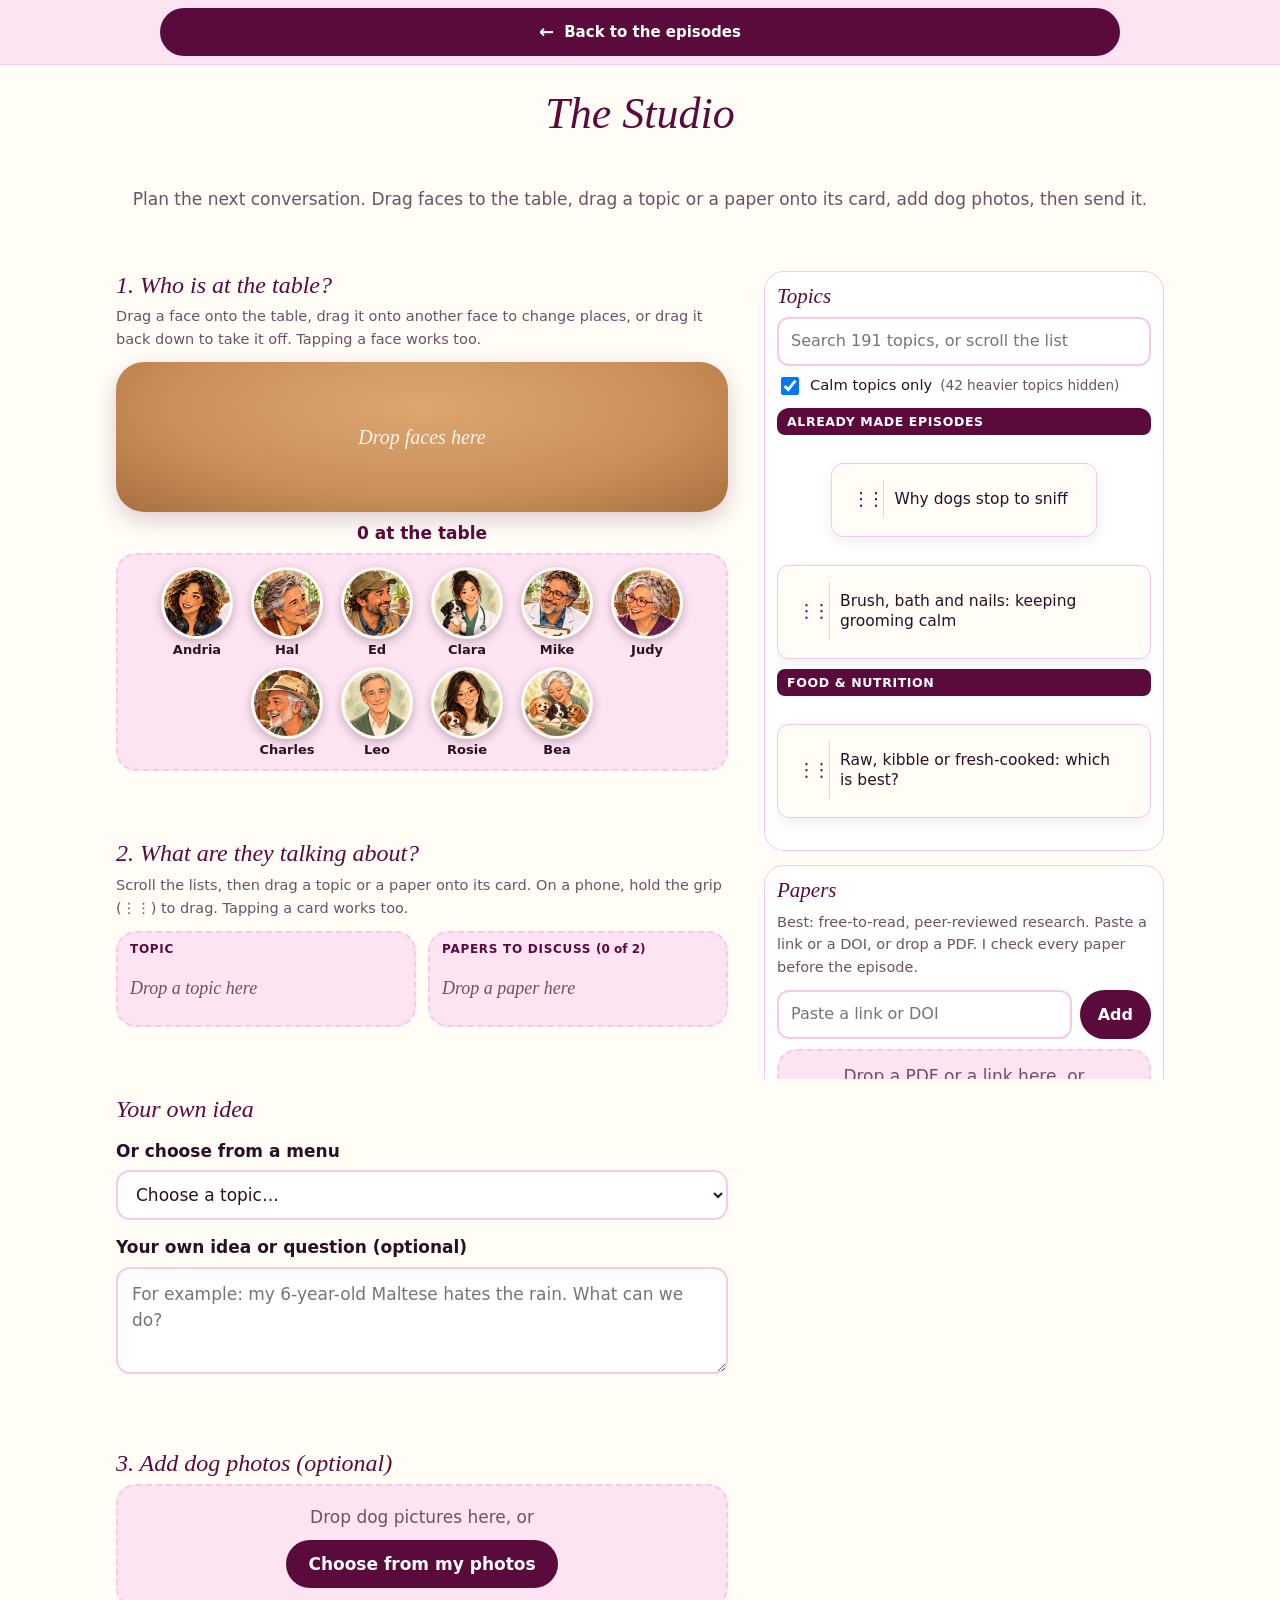
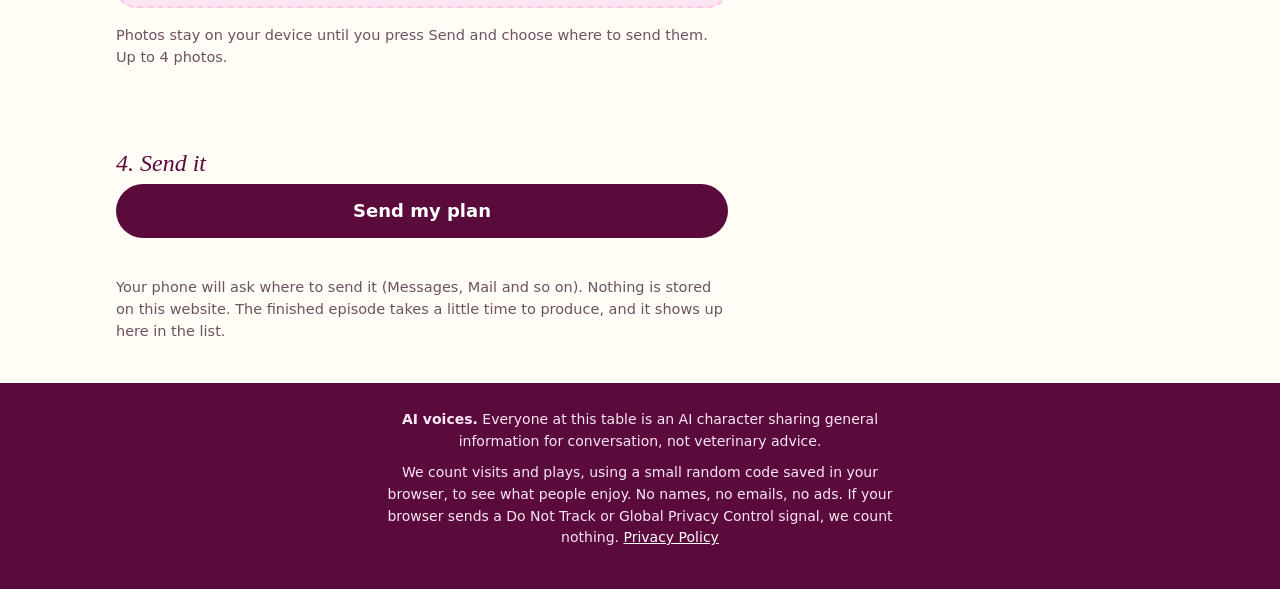
<file: studio.html>
<!doctype html>
<html lang="en">
<head>
<meta charset="utf-8">
<meta name="viewport" content="width=device-width, initial-scale=1, viewport-fit=cover">
<title>Studio | Today's Walk, Let's Talk</title>
<meta name="robots" content="noindex">
<meta name="theme-color" content="#5b0a3c">
<link rel="icon" href="favicon.svg" type="image/svg+xml">
<link rel="manifest" href="manifest.webmanifest">
<link rel="apple-touch-icon" href="icon-180.png">
<meta name="apple-mobile-web-app-capable" content="yes">
<meta name="mobile-web-app-capable" content="yes">
<meta name="apple-mobile-web-app-title" content="Walk &amp; Talk">
<meta name="apple-mobile-web-app-status-bar-style" content="black-translucent">
<link rel="stylesheet" href="style.css">
<link rel="stylesheet" href="studio.css?v=2">
</head>
<body class="studio">
<header class="bar">
  <a class="book" href="./"><span class="book-arrow" aria-hidden="true">&larr;</span><span>Back to the episodes</span></a>
</header>
<main class="wrap studio-grid">
  <h1 class="sh">The Studio</h1>
  <p class="lead">Plan the next conversation. Drag faces to the table, drag a topic or a paper onto its card, add dog photos, then send it.</p>

  <section aria-labelledby="s1" class="g-s1">
    <h2 id="s1">1. Who is at the table?</h2>
    <p class="hint">Drag a face onto the table, drag it onto another face to change places, or drag it back down to take it off. Tapping a face works too.</p>
    <div class="studio-table" id="stable" aria-label="Table" aria-live="polite"><p class="empty" id="empty">Drop faces here</p></div>
    <p class="count" id="count">0 at the table</p>
    <div class="tray" id="tray" aria-label="Available voices"></div>
  </section>

  <section aria-labelledby="s2" class="g-s2">
    <h2 id="s2">2. What are they talking about?</h2>
    <p class="hint">Scroll the lists, then drag a topic or a paper onto its card. On a phone, hold the grip (&#8942;&#8942;) to drag. Tapping a card works too.</p>
    <div class="slots">
      <div class="slot" id="tslot" data-drop="topic">
        <span class="slot-label">Topic</span>
        <div class="slot-body" id="tbox"></div>
      </div>
      <div class="slot" id="pslot" data-drop="paper">
        <span class="slot-label">Papers to discuss <span id="pcount">(0 of 2)</span></span>
        <div class="slot-body" id="pbox"></div>
      </div>
    </div>
  </section>

  <section class="g-side" aria-label="Topic and paper lists">
    <div class="panel" data-drop="tlist">
      <h3 class="ph">Topics</h3>
      <label class="lbl sr" for="tsearch">Find a topic</label>
      <input id="tsearch" type="search" placeholder="Search the topics" autocomplete="off">
      <label class="calm"><input type="checkbox" id="calm" checked> Calm topics only <span id="calmnote"></span></label>
      <div class="scroller" id="tlist" tabindex="0" role="list" aria-label="Topics. Scroll to see more."></div>
    </div>
    <div class="panel" data-drop="plist">
      <h3 class="ph">Papers</h3>
      <p class="fine">Best: free-to-read, peer-reviewed research. Paste a link or a DOI, or drop a PDF. I check every paper before the episode.</p>
      <div class="padd">
        <label class="lbl sr" for="plink">Paper link or DOI</label>
        <input id="plink" type="text" inputmode="url" placeholder="Paste a link or DOI" autocomplete="off">
        <button type="button" class="padd-btn" id="padd">Add</button>
      </div>
      <div class="drop pdrop" id="pdrop">
        <p>Drop a PDF or a link here, or</p>
        <label class="pick">Choose a PDF<input id="pfile" type="file" accept="application/pdf" multiple hidden></label>
      </div>
      <div class="ptray" id="ptray" aria-label="Papers you added"></div>
    </div>
  </section>

  <section aria-labelledby="s2b" class="g-own">
    <h2 id="s2b">Your own idea</h2>
    <label class="lbl" for="topic">Or choose from a menu</label>
    <select id="topic">
      <option value="">Choose a topic&hellip;</option>
      <optgroup label="Already made episodes">
        <option>Why dogs stop to sniff</option>
        <option>Brush, bath and nails: keeping grooming calm</option>
      </optgroup>
      <optgroup label="Food &amp; nutrition">
        <option>Raw, kibble or fresh-cooked: which is best?</option>
        <option>Is grain-free food bad for dogs' hearts?</option>
        <option>Fresh-food subscriptions: worth the price?</option>
        <option>Which human foods make safe treats?</option>
        <option>This month's dog food recalls</option>
        <option>Supplements: fish oil, probiotics, joint chews, CBD. Hype or help?</option>
        <option>Is my dog overweight? The hardest conversation in dog ownership</option>
        <option>Homemade dog food: love or risk?</option>
      </optgroup>
      <optgroup label="Health &amp; science">
        <option>Could a pill help senior dogs live longer?</option>
        <option>When to spay or neuter: does breed change the answer?</option>
        <option>Dog DNA tests: fun or accurate?</option>
        <option>Allergy season: what's new for itchy dogs</option>
        <option>Pet insurance: worth it?</option>
        <option>Anesthesia-free teeth cleaning: shortcut or risk?</option>
        <option>Which vaccines does a boarding dog really need?</option>
        <option>How old is my dog in human years?</option>
        <option>Do dogs understand words?</option>
      </optgroup>
      <optgroup label="Behavior &amp; training">
        <option>Crate: cozy den or doggy jail?</option>
        <option>Should your dog sleep in your bed?</option>
        <option>Dog parks: great exercise or bad idea?</option>
        <option>Prong and e-collars: training tools or cruelty?</option>
        <option>Separation anxiety: why so many dogs struggle when we leave</option>
        <option>Should dogs say hello on leash?</option>
        <option>Reactive dogs: how to share sidewalks kindly</option>
        <option>Puppy socialization: what really matters early on</option>
        <option>Zoomies, grass-eating and other weird habits explained</option>
      </optgroup>
      <optgroup label="Irvine &amp; SoCal">
        <option>Coyotes in Turtle Rock: walking small dogs safely</option>
        <option>Rattlesnake season on Irvine trails</option>
        <option>Foxtails: the tiny summer menace</option>
        <option>Hot pavement: when is it too hot to walk?</option>
        <option>Fireworks nights: calming a scared dog</option>
        <option>Best dog-friendly patios and cafés in Irvine</option>
        <option>Where can dogs actually go on Orange County beaches?</option>
        <option>Irvine's leash, license and poop rules, explained</option>
        <option>Dog events around Irvine this month</option>
        <option>Adopting in Irvine: meet the Animal Care Center</option>
      </optgroup>
      <optgroup label="Breeds &amp; genetics">
        <option>Doodles: dream dog or overbred trend?</option>
        <option>Flat-faced breeds and breathing: should buyers think twice?</option>
        <option>Rescue or breeder: is one more ethical?</option>
        <option>Breed or behavior: what predicts a happy boarding guest?</option>
        <option>Why do small dogs live longer than big dogs?</option>
        <option>Mixed-breed DNA surprises</option>
      </optgroup>
      <optgroup label="Travel &amp; boarding">
        <option>Boarding, sitter or a friend's couch: what's best for your dog?</option>
        <option>How to prepare a dog for a first stay away</option>
        <option>Flying with dogs: cabin, cargo or stay home?</option>
        <option>Holiday travel: when to book dog care</option>
        <option>What to pack for boarding</option>
      </optgroup>
      <optgroup label="Fun &amp; culture">
        <option>This year's most popular dog names</option>
        <option>Halloween costumes: cute or cruel?</option>
        <option>Dog tech: GPS collars, cameras, talking buttons. Worth it?</option>
        <option>The funniest thing a guest did this month</option>
        <option>Birthdays and "gotcha days": how do you celebrate?</option>
      </optgroup>
      <optgroup label="Meet this dog (add photos below)">
        <option>Meet this dog: age, coat, grooming, health and the best food</option>
      </optgroup>
      <optgroup label="Nutrition &amp; longevity">
        <option>Raw diet or kibble: evolution, convenience and safety risks</option>
        <option>Canine cognitive decline: spotting early signs in older dogs</option>
        <option>Supplements that help: omega-3s, joint support, turmeric and CBD</option>
        <option>Homemade diets: why most recipes are unbalanced</option>
        <option>Intermittent fasting for dogs: does eating less extend life?</option>
        <option>Grain-free diets and heart disease: what the science says</option>
        <option>Gut health: probiotics, prebiotics and fermented foods</option>
        <option>Obesity as an inflammatory disease: the hidden epidemic</option>
        <option>Superfoods in the bowl: blueberries, pumpkin, bone broth. Hype or help?</option>
        <option>The sugar and salt trap: hidden human ingredients</option>
        <option>Working dog or couch potato: feeding for activity level</option>
        <option>Xylitol and sugar substitutes: what every owner must know</option>
        <option>Hydration: why dogs refuse water and when it becomes dangerous</option>
        <option>Puppy growth curves: feeding large puppies for healthy joints</option>
        <option>Prescription diets: when medical food really helps</option>
      </optgroup>
      <optgroup label="Behavior, psychology &amp; training">
        <option>Positive reinforcement or dominance training: where is the line?</option>
        <option>Separation anxiety as owners return to the office</option>
        <option>Leash reactivity: the root causes of lunging and barking</option>
        <option>Calming signals: the secret body language of dogs</option>
        <option>Crate training ethics: comforting den or confinement?</option>
        <option>The teenage dog phase: surviving 6 to 18 months</option>
        <option>Resource guarding: managing food, toy and people possessiveness</option>
        <option>Thunderstorms and fireworks: strategies for noise panic</option>
        <option>Socialization or over-socialization: why greeting everyone backfires</option>
        <option>The psychology of rescue dogs: decompression and building trust</option>
        <option>Multi-dog households: hierarchy, jealousy and sharing</option>
        <option>Instincts and outlets: why hardwired drives need a job</option>
        <option>Brain games that tire a dog faster than a long run</option>
        <option>Fear aggression: the subtle signs before a bite</option>
        <option>Play bows and roughhousing: when play becomes bullying</option>
      </optgroup>
      <optgroup label="Health, oncology &amp; veterinary medicine">
        <option>Canine cancer research: early-detection tests and immunotherapy</option>
        <option>Osteosarcoma and lymphoma: quality of life during treatment</option>
        <option>Spay and neuter timing: what recent studies suggest</option>
        <option>The over-vaccination debate: titer tests or yearly boosters?</option>
        <option>Parasite prevention: fleas, ticks, heartworm and a changing climate</option>
        <option>Dental health and the heart, kidneys and liver</option>
        <option>Cruciate ligament injuries: surgery, rehab and the second knee</option>
        <option>Epilepsy: cluster seizures, medicines and emergency care</option>
        <option>Allergies and chronic itching: environmental or food?</option>
        <option>End-of-life care and hospice: palliative comfort and anticipatory grief</option>
        <option>Canine physical therapy: hydrotherapy, laser and rehab for aging athletes</option>
        <option>Ear infections decoded: why they keep coming back</option>
        <option>Bloat: emergency signs, preventive surgery and risk factors</option>
        <option>Kidney and liver disease in seniors: early detection</option>
        <option>Cushing's and Addison's disease: hormone problems that mimic aging</option>
      </optgroup>
      <optgroup label="Breeding, ethics &amp; the dog industry">
        <option>Ethical breeders and backyard breeders: what makes the difference?</option>
        <option>The designer dog craze: health and temperament questions</option>
        <option>The shelter crisis: why rescues are full and what can help</option>
        <option>Breed-specific laws: public safety or unscientific discrimination?</option>
        <option>Import rescues: the ethics and biosecurity of flying strays across borders</option>
        <option>The economics of dog ownership: vet costs, insurance and access to care</option>
        <option>Fake service dogs and certificate mills: public access rights</option>
        <option>Working dogs: police, search-and-rescue and herding dogs in retirement</option>
        <option>Puppy mills: spotting fraudulent online sellers and registry myths</option>
        <option>Dog cloning: ethics, health outcomes and the emotional reality</option>
      </optgroup>
      <optgroup label="Grooming, care &amp; daily lifestyle">
        <option>Double coats: why you should never shave them</option>
        <option>Matting pain: how neglected coats hurt the skin</option>
        <option>Nail trimming without trauma: cooperative care techniques</option>
        <option>Skin and coat care: bath frequency, pH and seasons</option>
        <option>Ear cleaning myths that cause infections</option>
        <option>Dental hygiene at home: brushing, gels and bone safety</option>
        <option>Choosing a harness: front clip, back clip or head halter</option>
        <option>Dog park culture: the hidden dangers and how to spot a risky one</option>
        <option>Traveling with dogs: planes, road trips and hotel etiquette</option>
        <option>City or country: adapting high-drive dogs to apartment life</option>
      </optgroup>
      <optgroup label="Longevity science &amp; future trends">
        <option>Anti-aging drug trials in dogs: the science of healthspan</option>
        <option>Stem cell therapy for arthritis and nerve disease: what is proven?</option>
        <option>AI in veterinary diagnostics: reading X-rays and scans</option>
        <option>Wearable tech: tracking sleep, heart rate and early pain</option>
        <option>Genetic testing: hidden disease markers before symptoms</option>
        <option>Tissue banking and cryopreservation: what is possible</option>
        <option>Microbiome transplants for chronic digestive disorders</option>
        <option>Cannabinoid research: the truth about hemp and pain relief</option>
        <option>Smart dog homes: automatic feeders, climate control, treat dispensers</option>
        <option>Remote work and the human-dog bond</option>
      </optgroup>
      <optgroup label="Human-dog culture, news &amp; society">
        <option>Dogs in the workplace: productivity booster or distraction?</option>
        <option>The evolution of dog names: from Spot and Rover to human baby names</option>
        <option>Designing a family home for pet hair, muddy paws and safety</option>
        <option>Grieving a pet: why the loss is often misunderstood</option>
        <option>Dog photography and social media: ethics of dressing up and posing</option>
        <option>Pet custody battles: who keeps the dog after a breakup?</option>
        <option>Dogs in books and movies: how stories shaped our empathy</option>
        <option>Feral and street dogs: global sociology and shelter systems</option>
        <option>Climate change and dogs: heatstroke and hot asphalt</option>
        <option>How wolves chose us: the latest findings on domestication</option>
      </optgroup>
      <optgroup label="Boarding, daycare &amp; socialization">
        <option>Boarding anxiety: signs of stress and choosing a low-stress home</option>
        <option>Group play in daycare: chaotic or structured quiet time?</option>
        <option>Kennel cough reality: Bordetella, canine flu and vaccine limits</option>
        <option>Couch to camp: conditioning an inactive dog for an active weekend</option>
        <option>Senior dogs in boarding: medication, bedding and pacing</option>
        <option>Reactivity in boarding: social butterflies and shy dogs</option>
        <option>Webcams in boarding: peace of mind or extra anxiety?</option>
        <option>Dietary management on vacation: preventing stress tummy</option>
        <option>Holiday stress prep: guests, family and fireworks</option>
        <option>The transition home: why dogs act exhausted or clingy for 48 hours</option>
      </optgroup>
      <optgroup label="Controversial &amp; philosophical corner">
        <option>Tail docking and ear cropping: tradition or outdated surgery?</option>
        <option>Breeding flat-faced dogs: should we continue?</option>
        <option>No-kill shelters: the ethics of keeping unadoptable dogs for years</option>
        <option>Service dogs in restaurants and stores: health codes and disability rights</option>
        <option>The multi-species future: dogs in dense cities and shrinking wild habitat</option>
      </optgroup>
      <optgroup label="Genetics, evolution &amp; breed history">
        <option>From ancient wolf to couch potato: the genetic timeline</option>
        <option>Decoding breed DNA: markers for herding, guarding and quirks</option>
        <option>The Victorian breeding obsession and how it reshaped anatomy</option>
        <option>DNA test kits demystified: how accurate are the percentages?</option>
        <option>Rare and ancient breeds that split from wolves long ago</option>
        <option>The Velcro dog debate: why are some dogs clingier than others? Type, upbringing or personality?</option>
      </optgroup>
      <optgroup label="Advanced diagnostics &amp; oncology">
        <option>Liquid biopsies: blood and urine tests that screen for cancer</option>
        <option>Biopsy and diagnostic roadmaps: how cancer is confirmed and staged</option>
        <option>Navigating oncology options: treatment versus palliative care</option>
      </optgroup>
      <optgroup label="End-of-life, grief &amp; finding peace">
        <option>The hardest choice: recognizing chronic pain and quality of life</option>
        <option>At home or at the clinic: a peaceful, fear-free goodbye</option>
        <option>Anticipatory grief: loving a dog who is still with us</option>
        <option>Finding peace after loss: silence, memorials and guilt-free memories</option>
      </optgroup>
      <optgroup label="Lifestyle, gear, training &amp; quirks">
        <option>The ultimate gear guide: harnesses, leashes, crates and cooling coats</option>
        <option>Pad training: convenient or a housebreaking setback?</option>
        <option>Dog snoring: harmless quirk or sleep apnea?</option>
        <option>Microchips, GPS and Bluetooth tags: modern dog safety</option>
      </optgroup>
      <optgroup label="Culture, history &amp; famous canines">
        <option>Hero dogs that saved lives</option>
        <option>Dogs of famous historical figures</option>
        <option>Why do dogs and owners look alike?</option>
      </optgroup>
      <optgroup label="Special needs &amp; comfort care">
        <option>Living with a blind dog: a safe and calm home</option>
        <option>Deaf dogs: hand signals and gentle wake-ups</option>
        <option>Three-legged dogs and dogs without paws: stairs, floors and harnesses</option>
        <option>Mobility aids: carts, boots and ramps in plain words</option>
        <option>Caring for a dog with cancer: comfort at home (your vet decides treatment)</option>
        <option>Good days and bad days: tracking comfort in a seriously ill dog</option>
        <option>Caring for the caregiver: coping while your dog is sick</option>
      </optgroup>
      <optgroup label="Today&#x27;s picks from the table">
        <option>Holiday-card dog portraits with just your phone</option>
        <option>A calm corner: setting up a cozy spot for a small dog</option>
        <option>Road-trip checklist for dogs</option>
        <option>Tooth brushing for small dogs</option>
        <option>Your new puppy's first week at home</option>
        <option>Earthquake go-bag for your dog</option>
        <option>Starting agility and nose-work games</option>
        <option>Adopting an adult dog: the first weeks</option>
        <option>Therapy dogs and service dogs: what they really do</option>
      </optgroup>
      <option value="other">Something else (write it below)</option>
    </select>
    <label class="lbl" for="note">Your own idea or question (optional)</label>
    <textarea id="note" rows="3" placeholder="For example: my 6-year-old Maltese hates the rain. What can we do?"></textarea>
  </section>

  <section aria-labelledby="s3" class="g-s3">
    <h2 id="s3">3. Add dog photos (optional)</h2>
    <div class="drop" id="drop">
      <p>Drop dog pictures here, or</p>
      <label class="pick">Choose from my photos<input id="files" type="file" accept="image/*" multiple hidden></label>
    </div>
    <ul class="thumbs" id="thumbs"></ul>
    <p class="fine">Photos stay on your device until you press Send and choose where to send them. Up to 4 photos.</p>
  </section>

  <section aria-labelledby="s4" class="g-s4">
    <h2 id="s4">4. Send it</h2>
    <div class="owner-make" id="ownermake" hidden>
      <p class="omk-lead">You are the show&rsquo;s owner on this phone. Choose when it plays, then make it.</p>
      <label class="lbl" for="mkdate">Play it on</label>
      <input class="omk-in" id="mkdate" type="date">
      <label class="lbl" for="mkkind">Type of episode</label>
      <select class="omk-in" id="mkkind"><option>Table talk</option><option>Journal Club</option><option>Debate</option><option>Dog news</option></select>
      <label class="lbl" for="mklen">Length</label>
      <select class="omk-in" id="mklen"><option value="5">Short, about 5 min</option><option value="8" selected>Standard, about 8 min</option><option value="15">Deep, about 15 min</option></select>
      <label class="lbl" for="mkemph">What should they emphasise inside this topic? (optional)</label>
      <textarea class="omk-in" id="mkemph" rows="3" placeholder="For example: more science, a few practical tips, less history"></textarea>
      <div class="omk-num" id="mknumbox" hidden>
        <label class="lbl" for="mknum">Your mobile number for text copies (typed once, kept on this phone only)</label>
        <input class="omk-in" id="mknum" type="tel" inputmode="tel" placeholder="Type your number">
      </div>
      <button class="send" id="make" type="button">Make this episode</button>
      <button class="send alt" id="textme" type="button">Text me a copy</button>
      <ol class="omk-how">
        <li><b>Make this episode</b> opens your share sheet. Tap the <b>Claude</b> app, then tap Send.</li>
        <li>Claude writes it, records it with the AI voices, and runs the Legal Desk check.</li>
        <li>If the check is GREEN, it appears in this app on the date you chose. If not, Claude asks you first.</li>
      </ol>
      <p class="fine"><a href="controls.html">Open My Controls</a> (reminders and the daily episode) or <a href="plan.html">the Show Planner</a> to see and change the coming days. If you do nothing, a calm episode is made every day and a Journal Club every Friday.</p>
    </div>
    <button class="send" id="send" type="button">Send my plan</button>
    <p class="status" id="status" role="status"></p>
    <p class="fine">Your phone will ask where to send it (Messages, Mail and so on). Nothing is stored on this website. The finished episode takes a little time to produce, and it shows up here in the list.</p>
  </section>
</main>
<footer class="foot">
  <p><strong>AI voices.</strong> Everyone at this table is an AI character sharing general information for conversation, not veterinary advice.</p>
  <p>We count visits and plays, using a small random code saved in your browser, to see what people enjoy. No names, no emails, no ads. If your browser sends a Do Not Track or Global Privacy Control signal, we count nothing. <a href="https://www.irvinedogboarding.net/english-privacy-policy">Privacy Policy</a></p>
</footer>
<script src="track.js?v=4"></script>
<script>if(window.WT)window.WT.ready("studio")</script>
<script src="claudehelp.js?v=2"></script>
<script src="studio.js?v=3"></script>
<script>if("serviceWorker"in navigator){addEventListener("load",function(){navigator.serviceWorker.register("sw.js").catch(function(){})})}</script>
</body>
</html>
</file>
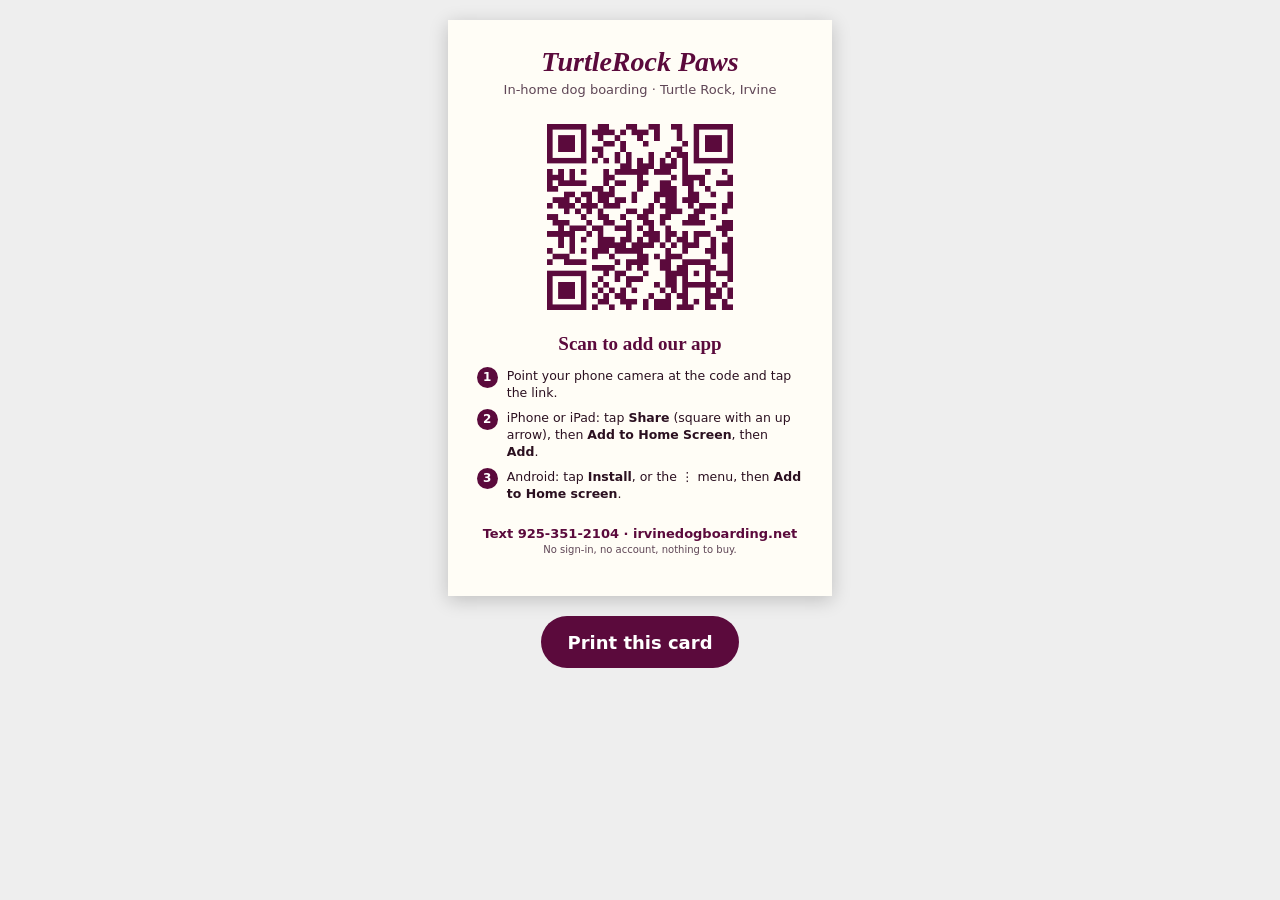
<file: paws/card.html>
<!doctype html>
<html lang="en">
<head>
<meta charset="utf-8">
<meta name="viewport" content="width=device-width, initial-scale=1">
<title>TurtleRock Paws QR card (4 x 6 in)</title>
<meta name="robots" content="noindex">
<style>
@page{size:4in 6in;margin:0}
*{box-sizing:border-box}
body{margin:0;background:#eee;font-family:system-ui,-apple-system,"Segoe UI",sans-serif;color:#2b1020}
.card{width:4in;height:6in;margin:20px auto;background:#fffdf6;padding:.28in .3in;display:flex;flex-direction:column;align-items:center;text-align:center;box-shadow:0 4px 18px rgba(0,0,0,.2)}
.brand{font:italic 700 28px/1.1 Georgia,serif;color:#5b0a3c;margin:0}
.sub{margin:4px 0 10px;font-size:13px;color:#5f4656}
.qr{width:2.3in;height:2.3in}
.scan{font:700 19px/1.2 Georgia,serif;color:#5b0a3c;margin:6px 0 8px}
ol{list-style:none;counter-reset:s;margin:0;padding:0;text-align:left;width:100%;font-size:12.5px;line-height:1.35}
li{counter-increment:s;position:relative;padding:4px 0 4px 30px}
li::before{content:counter(s);position:absolute;left:0;top:3px;width:21px;height:21px;border-radius:50%;background:#5b0a3c;color:#fff;font:700 12px/21px system-ui,sans-serif;text-align:center}
.foot{margin-top:auto;font-size:13px;font-weight:700;color:#5b0a3c}
.fine{font-size:10px;color:#5f4656;font-weight:400;margin-top:2px}
.print{display:block;margin:0 auto 30px;min-height:52px;padding:10px 26px;border-radius:999px;border:0;background:#5b0a3c;color:#fff;font:700 18px system-ui,sans-serif;cursor:pointer}
@media print{body{background:#fff}.card{margin:0;box-shadow:none}.print{display:none}}
</style>
</head>
<body>
<div class="card">
  <p class="brand">TurtleRock Paws</p>
  <p class="sub">In-home dog boarding &middot; Turtle Rock, Irvine</p>
  <img class="qr" src="qr-app.png" alt="QR code for the TurtleRock Paws app">
  <p class="scan">Scan to add our app</p>
  <ol>
    <li>Point your phone camera at the code and tap the link.</li>
    <li>iPhone or iPad: tap <b>Share</b> (square with an up arrow), then <b>Add to Home Screen</b>, then <b>Add</b>.</li>
    <li>Android: tap <b>Install</b>, or the &#8942; menu, then <b>Add to Home screen</b>.</li>
  </ol>
  <p class="foot">Text 925-351-2104 &middot; irvinedogboarding.net<span class="fine"><br>No sign-in, no account, nothing to buy.</span></p>
</div>
<button class="print" type="button" onclick="window.print()">Print this card</button>
</body>
</html>
</file>
<file: style.css>
:root{
  --plum:#5b0a3c; --plum-d:#3e0629; --blush:#fde4f3; --blush-d:#f6c9e4;
  --cream:#fffdf6; --ink:#2b1020; --muted:#6d5262; --gold:#e3a53a; --wood:#c98f5a; --wood-d:#a8703e;
  --serif:"Iowan Old Style","Palatino Linotype",Palatino,Georgia,serif;
  --sans:system-ui,-apple-system,"Segoe UI",Roboto,Helvetica,Arial,sans-serif;
}
*{box-sizing:border-box}
html{-webkit-text-size-adjust:100%}
body{margin:0;background:var(--cream);color:var(--ink);font:17px/1.55 var(--sans);padding-bottom:env(safe-area-inset-bottom)}
a{color:var(--plum)}
:focus-visible{outline:3px solid var(--gold);outline-offset:3px;border-radius:8px}

.bar{position:sticky;top:0;z-index:5;background:var(--blush);border-bottom:1px solid var(--blush-d);padding:max(8px,env(safe-area-inset-top)) 16px 8px}
.book{display:flex;gap:10px;align-items:center;justify-content:center;min-height:48px;margin:0 auto;max-width:960px;
  background:var(--plum);color:#fff;text-decoration:none;font-weight:650;font-size:15px;line-height:1.25;text-align:center;
  padding:10px 16px;border-radius:999px}
.book:hover{background:var(--plum-d)}
.book-arrow{font-size:18px}

.wrap{max-width:960px;margin:0 auto;padding:0 16px}
.stage{padding:28px 0 8px;text-align:center}
.series{margin:0 0 6px;font:italic 400 18px/1.2 var(--serif);color:var(--muted)}
h1{margin:0;font:italic 500 clamp(28px,7vw,44px)/1.12 var(--serif);color:var(--plum);text-wrap:balance}
.meta{margin:10px 0 0;color:var(--muted);font-size:15px}

/* the round table */
.table{position:relative;display:flex;justify-content:center;gap:clamp(6px,2.4vw,22px);padding:30px 4px 96px;margin:18px auto 0;max-width:560px}
.table::before{content:"";position:absolute;left:0;right:0;bottom:6px;height:66%;border-radius:50%;
  background:radial-gradient(ellipse at 50% 30%,#dca66f 0,var(--wood) 55%,var(--wood-d) 100%);box-shadow:0 10px 24px rgba(91,10,60,.18);z-index:0}
.dogs{position:absolute;left:0;top:0;pointer-events:none;z-index:2}
.seat{position:relative;z-index:1;width:24%;max-width:116px;text-align:center;}
.seat:nth-child(1),.seat:nth-child(4){margin-top:14px}
.seat img{transition:opacity .25s,filter .25s;display:block;width:100%;height:auto;aspect-ratio:1/1;border-radius:50%;background:var(--blush);border:3px solid var(--cream);box-shadow:0 3px 10px rgba(43,16,32,.25)}
.seat .nm{display:block;margin-top:8px;font-weight:700;font-size:14px;color:#2b1020;line-height:1.1}
.seat .rl{display:block;font-size:12px;line-height:1.2;color:#2b1020;margin-top:2px}
.table.live .seat img{opacity:.6;filter:saturate(.55)}
.table.live .seat.on img{opacity:1;filter:none}
.seat.on img{border-color:var(--gold);box-shadow:0 0 0 5px rgba(227,165,58,.45),0 6px 16px rgba(43,16,32,.3);transform:translateY(-6px);transition:transform .25s}
@media (prefers-reduced-motion:no-preference){
  .seat.on img{animation:glow 1.6s ease-in-out infinite}
  @keyframes glow{50%{box-shadow:0 0 0 10px rgba(227,165,58,.18),0 6px 16px rgba(43,16,32,.3)}}
}
.nowspeaking{margin:2px 0 14px;min-height:1.6em;font:italic 400 18px/1.4 var(--serif);color:var(--plum)}

.player{max-width:420px;margin:0 auto}
.controls{display:flex;align-items:center;justify-content:center;gap:22px}
.btn-play{width:72px;height:72px;border-radius:50%;border:0;background:var(--plum);color:#fff;display:grid;place-items:center;cursor:pointer;box-shadow:0 6px 16px rgba(91,10,60,.35)}
.btn-play:hover{background:var(--plum-d)}
.btn-play svg{width:34px;height:34px;fill:currentColor}
.btn-play .i-pause{display:none}
.btn-play.playing .i-play{display:none}.btn-play.playing .i-pause{display:block}
.btn-skip{min-width:56px;height:48px;border-radius:999px;border:2px solid var(--plum);background:#fff;color:var(--plum);font:700 15px var(--sans);cursor:pointer}
.btn-skip:hover{background:var(--blush)}
.scrub{display:flex;align-items:center;gap:10px;margin-top:18px;color:var(--muted);font-size:14px;font-variant-numeric:tabular-nums}
.scrub input{flex:1;height:32px;accent-color:var(--plum);cursor:pointer}

.summary{max-width:46ch;margin:22px auto 0;color:var(--ink)}
.links{margin-top:14px;display:flex;flex-wrap:wrap;gap:12px;justify-content:center}
.yt{position:relative;width:min(100%,320px);aspect-ratio:16/9;border:0;border-radius:14px;overflow:hidden;background:#000;cursor:pointer;padding:0}
.yt img{width:100%;height:100%;opacity:.85}
.yt span{position:absolute;inset:auto 10px 10px 10px;color:#fff;text-align:left;font-weight:650;text-shadow:0 1px 4px #000}
.yt iframe{width:100%;height:100%;border:0}

.transcript{padding:24px 0 40px}
.transcript h2{margin:0 0 12px;font:italic 500 26px/1.2 var(--serif);color:var(--plum)}
.transcript ol{list-style:none;margin:0;padding:0;display:grid;gap:6px;max-width:68ch}
.ln{display:block;width:100%;text-align:left;font:inherit;color:inherit;background:transparent;border:0;border-left:5px solid transparent;
  padding:10px 12px 10px 14px;border-radius:0 12px 12px 0;cursor:pointer}
.ln:hover{background:#faf1f6}
.ln b{display:block;font-size:13.5px;margin-bottom:2px}
.ln[data-who=andria] b{color:#8a2f5f}.ln[data-who=hal] b{color:#3b5e8c}.ln[data-who=ed] b{color:#6a5a1e}.ln[data-who=clara] b{color:#2f7a56}.ln[data-who=mike] b{color:#4f7a3a}.ln[data-who=judy] b{color:#1f7480}.ln[data-who=charles] b{color:#8a4a2a}
.ln.on{background:var(--blush);border-left-color:var(--gold)}

.foot{background:var(--plum);color:#f9e6f2;padding:26px 16px calc(30px + env(safe-area-inset-bottom));font-size:14px;text-align:center}
.foot p{max-width:60ch;margin:0 auto 10px}
.foot a{color:#fff}

@media (min-width:900px){
  .wrap{display:grid;grid-template-columns:minmax(0,1fr) minmax(0,1fr);gap:40px;align-items:start}
  .transcript{padding-top:30px;position:sticky;top:76px;max-height:calc(100vh - 96px);overflow:auto;grid-column:2;grid-row:1 / span 2}
  .wrap.below{display:block}
}

.bench{padding:8px 0 36px}
.bench h2{margin:0 0 12px;font:italic 500 26px/1.2 var(--serif);color:var(--plum)}
.bench ul{list-style:none;margin:0;padding:0;display:grid;grid-template-columns:repeat(auto-fill,minmax(130px,1fr));gap:14px}
.bench li{text-align:center}
.bench img{width:84px;height:84px;border-radius:50%;border:3px solid var(--cream);box-shadow:0 3px 10px rgba(43,16,32,.25);background:var(--blush)}
.bench b{display:block;margin-top:6px;font-size:15px}.bench span{display:block;font-size:12.5px;color:var(--muted);line-height:1.25}

.ask{padding:4px 0 40px;max-width:68ch}
.ask h2{margin:0 0 8px;font:italic 500 26px/1.2 var(--serif);color:var(--plum)}
.ask p{margin:0 0 12px}
.ask .fine{font-size:13.5px;color:var(--muted);margin-top:12px}
.chips{list-style:none;margin:0 0 16px;padding:0;display:flex;flex-wrap:wrap;gap:8px}
.chips li{background:var(--blush);color:var(--plum);border:1px solid var(--blush-d);border-radius:999px;padding:7px 14px;font-size:15px;font-weight:600}
.askbtn{display:inline-flex;align-items:center;justify-content:center;min-height:48px;padding:10px 22px;border-radius:999px;background:var(--plum);color:#fff;font-weight:700;font-size:16px;text-decoration:none}
.askbtn:hover{background:var(--plum-d)}

.archive{padding:4px 0 28px;max-width:68ch}
.archive h2{margin:0 0 10px;font:italic 500 26px/1.2 var(--serif);color:var(--plum)}
.archive ol{list-style:none;margin:0;padding:0;display:grid;gap:8px}
.archive ol a{display:block;padding:12px 14px;border:1px solid var(--blush-d);border-radius:14px;background:#fff;color:var(--ink);text-decoration:none}
.archive ol a:hover{background:var(--blush)}
.archive ol a.cur{border-color:var(--plum);box-shadow:inset 4px 0 0 var(--gold)}
.archive .ad{display:block;font-size:13px;color:var(--muted)}
.archive b{display:block;font:italic 500 19px/1.25 var(--serif);color:var(--plum);margin:2px 0}
.archive .am{display:block;font-size:13px;color:var(--muted)}
.archive .sub{font-size:14px;color:var(--muted);margin:12px 0 0}
.archive .url{display:block;word-break:break-all;font-family:ui-monospace,Menlo,Consolas,monospace;font-size:13px;color:var(--ink);margin-top:4px}

.hero{margin:18px auto 0;max-width:720px}
.hero img{display:block;width:100%;height:auto;border-radius:18px;box-shadow:0 8px 22px rgba(91,10,60,.2)}

/* any number of voices at the table: wraps into rows when there are more than four */
.table{flex-wrap:wrap;row-gap:10px;--cols:4}
.table .seat{width:calc((100% - (var(--cols) - 1) * clamp(6px,2.4vw,22px)) / var(--cols));max-width:116px}
.table.multi{max-width:640px}
.table.multi::before{height:82%}
.table.multi .seat:nth-child(n){margin-top:0}

.seat img,.bench img{object-fit:cover}

/* installed-app tweaks and studio link */
.studiolink{margin:18px 0 0}
.studiolink a{display:inline-flex;align-items:center;justify-content:center;min-height:48px;padding:10px 20px;border-radius:999px;background:var(--blush);color:var(--plum);font-weight:700;font-size:15px;text-decoration:none;border:1px solid var(--blush-d)}
@media (display-mode:standalone){.bar{padding-top:max(12px,env(safe-area-inset-top))}}

.sources{padding:8px 0 28px;max-width:68ch}
.sources h2{margin:0 0 10px;font:italic 500 26px/1.2 var(--serif);color:var(--plum)}
.sources ul{list-style:none;margin:12px 0;padding:0;display:grid;gap:12px}
.sources li{background:#fff;border:1px solid #eadfd0;border-radius:12px;padding:12px 14px}
.sources .kind{display:inline-block;font:700 12px/1 var(--sans);letter-spacing:.05em;text-transform:uppercase;color:var(--plum);background:var(--blush);border-radius:99px;padding:5px 9px;margin-bottom:6px}
.sources li a{display:block;font-weight:650;color:var(--plum);overflow-wrap:anywhere}
.sources .cite{display:block;font-size:13.5px;color:var(--muted);margin:2px 0 6px}
.sources li p{margin:0}
.srcnote{background:#fff7e0;border-left:5px solid var(--gold);border-radius:0 12px 12px 0;padding:10px 14px;margin:12px 0}
.sources .sub{font-size:14px;color:var(--muted);margin:8px 0 0}

/* Episode picker under the player: a scrolling list, newest first */
.pick{padding:14px 0 6px;max-width:68ch}
.pick h2{font-size:22px}
.pick ol{max-height:300px;overflow-y:auto;padding:2px 8px 2px 2px;scrollbar-width:auto}
.pick ol a b{font-size:20px}

.sharerow{margin:10px 0 0;display:flex;flex-wrap:wrap;align-items:center;gap:10px}
.sharebtn{font:600 17px/1.2 var(--sans, system-ui, sans-serif);padding:12px 18px;border-radius:999px;border:2px solid var(--plum);background:#fff;color:var(--plum);cursor:pointer}
.sharebtn:hover,.sharebtn:focus-visible{background:var(--plum);color:#fff}
#sharemsg{font-size:15px;color:var(--muted)}

/* v6: Up next, Coming up and owner tools. Large type and 48px+ targets. */
.card{max-width:520px;margin:22px auto 0;text-align:left;background:#fff;border:2px solid var(--blush-d);border-radius:18px;padding:16px 18px 18px;box-shadow:0 4px 14px rgba(91,10,60,.08)}
.card h2{margin:0 0 6px;font:700 15px/1.2 var(--sans);letter-spacing:.06em;text-transform:uppercase;color:var(--muted)}
.un-title{margin:0 0 6px;font:italic 500 23px/1.25 var(--serif);color:var(--plum)}
.un-line{margin:0 0 4px;font-size:18px;line-height:1.4;color:var(--ink)}
.un-count{margin:10px 0 0;font-size:17px;font-weight:650;color:var(--plum);min-height:1.4em}
.un-btns{display:flex;flex-wrap:wrap;gap:10px;margin-top:12px}
.bigbtn{display:inline-flex;align-items:center;justify-content:center;min-height:52px;padding:10px 20px;border-radius:999px;border:2px solid var(--plum);background:var(--plum);color:#fff;font:700 18px/1.2 var(--sans);text-decoration:none;cursor:pointer;flex:1 1 auto}
.bigbtn:hover{background:var(--plum-d)}
.bigbtn.alt{background:#fff;color:var(--plum)}
.bigbtn.alt:hover{background:var(--blush)}
.switch{display:flex;align-items:center;gap:12px;margin-top:16px;min-height:48px;font-size:18px;font-weight:600;cursor:pointer}
.switch input{width:30px;height:30px;accent-color:var(--plum);flex:none;margin:0}
.comingup{border-color:var(--gold);background:#fffaf0}
.ownerbar{max-width:520px;margin:18px auto 0}
.ownerbar .bigbtn{width:100%;margin-bottom:10px;background:var(--gold);border-color:#b97d17;color:#2b1020;font-size:19px}
.ownerbar .bigbtn:hover{background:#d39222}
.ownerbar .fine{font-size:14px;color:var(--muted);margin:6px 0 0}
.getapp{text-align:center;padding:10px 16px 0}
.getbtn{min-height:48px;padding:10px 20px;border-radius:999px;border:2px solid var(--gold);background:#fffaf0;color:var(--plum);font:700 17px/1.2 var(--sans);cursor:pointer}
.getbtn:hover{background:#fdeccb}
.qr{padding:4px 0 32px;max-width:68ch}
.qr h2{margin:0 0 12px;font:italic 500 26px/1.2 var(--serif);color:var(--plum)}
.qrbox{display:flex;flex-wrap:wrap;gap:18px;align-items:center;background:#fff;border:2px solid var(--blush-d);border-radius:18px;padding:16px}
.qrbox img{width:200px;height:200px;border-radius:10px;flex:none}
.qrbox div{flex:1 1 220px}
.qrbox p{margin:0 0 12px;font-size:18px}
.qrbox .bigbtn{width:100%}
.qrbox .fine{font-size:15px;margin-top:10px}
.srcnote,.sources .sub,.summary{overflow-wrap:anywhere}
[hidden]{display:none!important}

/* Episode QR + link sharing */
.archive ol li{position:relative}
.archive ol li>a{padding-right:88px}
.episode-card-share{position:absolute;right:12px;top:50%;transform:translateY(-50%);padding:10px 12px;border:1px solid var(--plum);border-radius:999px;background:#fff;color:var(--plum);font:600 14px system-ui;cursor:pointer;min-height:44px}
.episode-card-share:hover{background:var(--blush)}
.episode-share{box-sizing:border-box;width:min(94vw,470px);max-height:90dvh;overflow:auto;border:1px solid var(--blush-d);border-radius:24px;background:#fffdf8;color:var(--ink);padding:28px 22px;text-align:center;box-shadow:0 20px 80px #30002044}
.episode-share::backdrop{background:#27051d99}
.episode-share h2{font:italic 500 28px Georgia,serif;color:var(--plum);margin:10px 30px 12px}
.episode-share-close{position:absolute;right:10px;top:8px;width:44px;height:44px;background:transparent;border:0;font:30px system-ui;color:var(--plum);cursor:pointer}
#episode-share-title{font:500 18px/1.4 Georgia,serif;margin:0 0 14px}
#episode-share-qr{display:block;width:min(100%,288px);height:auto;margin:0 auto;background:white;image-rendering:pixelated}
.episode-share-hint{font:15px/1.4 system-ui;color:var(--muted)}
.episode-share label{display:block;text-align:left;font:600 15px system-ui;margin:18px 0 6px}
#episode-share-link{box-sizing:border-box;width:100%;padding:12px;border:1px solid var(--blush-d);border-radius:10px;background:white;color:var(--plum);font:16px/1.5 system-ui;resize:none;overflow-wrap:anywhere}
.episode-share-actions{display:flex;flex-wrap:wrap;justify-content:center;gap:10px;margin-top:16px}
.episode-share-actions .sharebtn{font-size:15px;text-decoration:none}
.episode-share [hidden]{display:none!important}
#episode-share-status{font:15px/1.4 system-ui;color:var(--muted);min-height:1.4em}

.episode-share-brand{margin:0 0 18px;color:var(--plum)}
.episode-share-brand strong{display:block;font:700 24px/1.35 Georgia,serif}
.episode-share-brand a{display:block;margin-top:4px;font:16px/1.5 system-ui;color:var(--plum);text-decoration:underline;text-underline-offset:3px}
</file>
<file: paws/app.css>
:root{--plum:#5b0a3c;--plum-d:#3e0629;--blush:#fde4f3;--blush-d:#f6c9e4;--cream:#fffdf6;--ink:#2b1020;--muted:#5f4656;--gold:#e3a53a}
*{box-sizing:border-box}
[hidden]{display:none!important}
html{-webkit-text-size-adjust:100%;scroll-padding-top:80px}
body{margin:0;background:var(--cream);color:var(--ink);font:19px/1.5 system-ui,-apple-system,"Segoe UI",Roboto,sans-serif;padding-bottom:env(safe-area-inset-bottom)}
a{color:var(--plum)}
:focus-visible{outline:3px solid var(--gold);outline-offset:3px;border-radius:8px}
.top{position:sticky;top:0;z-index:5;display:flex;align-items:center;justify-content:space-between;gap:10px;background:var(--blush);border-bottom:1px solid var(--blush-d);padding:max(8px,env(safe-area-inset-top)) 16px 8px}
.brand{display:flex;align-items:center;gap:10px;font:italic 600 22px/1.1 Georgia,serif;color:var(--plum)}
.brand img{border-radius:10px}
.toptext{display:inline-flex;align-items:center;min-height:48px;padding:8px 18px;border-radius:999px;background:var(--plum);color:#fff;font-weight:700;text-decoration:none}
main{max-width:720px;margin:0 auto;padding:0 16px}
.hero{margin:16px 0 8px}
.heroimg{display:block;width:100%;height:min(48vh,420px);object-fit:cover;border-radius:22px;box-shadow:0 8px 22px rgba(91,10,60,.18)}
.herotext{padding:16px 2px 0}
h1{margin:0 0 8px;font:italic 600 clamp(28px,7.5vw,40px)/1.15 Georgia,serif;color:var(--plum)}
h2{margin:0 0 12px;font:italic 600 26px/1.2 Georgia,serif;color:var(--plum)}
.herotext p{margin:0 0 14px}
.btn{display:flex;align-items:center;justify-content:center;width:100%;min-height:56px;margin:0 0 10px;padding:12px 20px;border-radius:999px;border:2px solid var(--plum);background:#fff;color:var(--plum);font:700 19px/1.2 system-ui,-apple-system,sans-serif;text-decoration:none;cursor:pointer;text-align:center}
.btn.big{background:var(--plum);color:#fff;font-size:21px;min-height:60px}
.btn.big:hover{background:var(--plum-d)}
.btn.alt:hover{background:var(--blush)}
.link{background:none;border:0;padding:8px 0;min-height:48px;color:var(--plum);font:700 18px system-ui,-apple-system,sans-serif;text-decoration:underline;cursor:pointer}
.getapp{text-align:center;margin:0}
.jump{display:flex;gap:8px;overflow-x:auto;padding:6px 0 10px;margin:0 -16px;padding-left:16px;padding-right:16px;scrollbar-width:none}
.jump a{flex:none;display:inline-flex;align-items:center;min-height:48px;padding:8px 16px;border-radius:999px;background:var(--blush);border:1px solid var(--blush-d);color:var(--plum);font-weight:700;text-decoration:none}
.card{background:#fff;border:2px solid var(--blush-d);border-radius:20px;padding:18px;margin:0 0 18px}
.card p{margin:0 0 12px}
.rates{list-style:none;margin:0 0 12px;padding:0;display:grid;gap:10px}
.rates li{display:flex;align-items:baseline;gap:14px;background:var(--blush);border-radius:14px;padding:12px 14px}
.rates b{font:700 30px/1 Georgia,serif;color:var(--plum);min-width:72px}
.fine{font-size:16px;color:var(--muted)}
.steps{margin:0;padding:0;list-style:none;counter-reset:s;display:grid;gap:12px}
.steps li{counter-increment:s;position:relative;padding:12px 14px 12px 62px;background:#fffaf0;border:2px solid #f3dfb4;border-radius:14px}
.steps li::before{content:counter(s);position:absolute;left:14px;top:12px;width:34px;height:34px;border-radius:50%;background:var(--plum);color:#fff;font:700 18px/34px system-ui,sans-serif;text-align:center}
.meet label,.meet legend{display:block;font-weight:700;margin:12px 0 6px}
.meet input[type=text],.meet input[type=date],.meet textarea{display:block;width:100%;min-height:54px;padding:10px 14px;border:2px solid #c9b3c1;border-radius:12px;background:#fff;color:var(--ink);font:19px/1.35 system-ui,-apple-system,sans-serif}
.meet fieldset{border:0;margin:0;padding:0}
.meet .radio{display:flex;align-items:center;gap:12px;font-weight:600;min-height:48px;margin:4px 0}
.radio input{width:28px;height:28px;accent-color:var(--plum);margin:0}
.two{display:grid;grid-template-columns:minmax(0,1fr) minmax(0,1fr);gap:10px}.two input{min-width:0;max-width:100%}
.tip{background:#fffaf0;border-left:5px solid var(--gold);border-radius:0 12px 12px 0;padding:10px 12px;margin:14px 0!important}
.msg{font-weight:650;color:var(--plum);min-height:1.2em}
.gallery{list-style:none;margin:0 -18px 14px;padding:0 18px;display:flex;gap:10px;overflow-x:auto;scroll-snap-type:x mandatory}
.gallery li{flex:0 0 70%;max-width:280px;scroll-snap-align:start}
.gallery img{display:block;width:100%;height:300px;object-fit:cover;border-radius:16px}
.follow{display:grid;grid-template-columns:1fr 1fr;gap:10px}
.qrrow{display:flex;flex-wrap:wrap;gap:16px;align-items:center}
.qrrow img{width:180px;height:180px;border-radius:10px}
.qrrow div{flex:1 1 220px}
.foot{background:var(--plum);color:#f9e6f2;text-align:center;padding:24px 16px calc(28px + env(safe-area-inset-bottom));font-size:16px}
.foot p{margin:0 0 8px}.foot a{color:#fff}
@media (min-width:760px){.hero{display:grid;grid-template-columns:1fr 1fr;gap:24px;align-items:center}.heroimg{height:460px}}
</file>
<file: plan.css>
:root{--plum:#5b0a3c;--plum-d:#3e0629;--blush:#fde4f3;--blush-d:#f6c9e4;--cream:#fffdf6;--ink:#2b1020;--muted:#5f4656;--gold:#e3a53a}
*{box-sizing:border-box}
html{-webkit-text-size-adjust:100%}
body{margin:0;background:var(--cream);color:var(--ink);font:19px/1.5 system-ui,-apple-system,"Segoe UI",Roboto,sans-serif;padding-bottom:calc(90px + env(safe-area-inset-bottom))}
:focus-visible{outline:3px solid var(--gold);outline-offset:3px;border-radius:8px}
.pbar{position:sticky;top:0;z-index:5;background:var(--blush);border-bottom:1px solid var(--blush-d);padding:max(10px,env(safe-area-inset-top)) 16px 10px}
.back{display:inline-flex;align-items:center;min-height:48px;padding:8px 18px;border-radius:999px;background:var(--plum);color:#fff;font-weight:700;text-decoration:none}
.pwrap{max-width:680px;margin:0 auto;padding:18px 16px}
h1{margin:6px 0 8px;font:italic 600 34px/1.15 Georgia,serif;color:var(--plum)}
h2{margin:0 0 10px;font:700 23px/1.25 system-ui,-apple-system,sans-serif;color:var(--plum)}
.lead{margin:0 0 18px}
.pcard{background:#fff;border:2px solid var(--blush-d);border-radius:18px;padding:16px;margin:0 0 18px}
.pcard p{margin:0 0 10px}
.notowner{border-color:var(--gold);background:#fffaf0}
.numnow{font-weight:650}
.lbl{display:block;font-weight:650;margin:12px 0 6px}
.inp{display:block;width:100%;min-height:52px;margin-top:6px;padding:10px 14px;border:2px solid #c9b3c1;border-radius:12px;background:#fff;color:var(--ink);font:19px/1.35 system-ui,-apple-system,sans-serif}
textarea.inp{resize:vertical}
.hint{font-size:16px;color:var(--muted);margin:6px 0 10px}
.big{display:inline-flex;align-items:center;justify-content:center;min-height:54px;padding:10px 20px;border-radius:999px;border:2px solid var(--plum);background:var(--plum);color:#fff;font:700 18px/1.2 system-ui,-apple-system,sans-serif;cursor:pointer;text-align:center}
.big:hover{background:var(--plum-d)}
.big.alt{background:#fff;color:var(--plum)}
.big.alt:hover{background:var(--blush)}
.btns{display:flex;flex-wrap:wrap;gap:10px;margin:14px 0 0}
.btns .big{flex:1 1 150px}
.slhead{display:flex;flex-wrap:wrap;gap:10px;align-items:center;justify-content:space-between;margin:6px 0 12px}
.slhead h2{margin:0}
.slots{list-style:none;margin:0 0 14px;padding:0;display:grid;gap:14px}
.slot{background:#fff;border:2px solid var(--blush-d);border-left:8px solid var(--blush-d);border-radius:18px;padding:14px 16px;scroll-margin-top:90px}
.slot.jc{border-left-color:var(--gold);background:#fffcf3}
.slot.skipped{opacity:.65}
.slot.skipped .stopic{text-decoration:line-through}
.sum p{margin:0 0 4px}
.sdate{font-weight:750;font-size:18px}
.stopic{font:italic 500 22px/1.3 Georgia,serif;color:var(--plum)}
.stopic.auto{color:var(--muted);font-size:19px}
.swho{font-size:17px;color:var(--muted)}
.sbadge{display:inline-block;font:700 15px/1 system-ui,sans-serif;padding:7px 12px;border-radius:999px;background:#eee;color:#333;margin:6px 0 10px!important}
.sbadge[data-s=edited]{background:#fff0c9;color:#5c4100}
.sbadge[data-s=sent]{background:#d9f2e1;color:#14532d}
.sbadge[data-s=skip]{background:#eadfe6;color:#4a2b3d}
.sopen{width:100%}
.ed{margin-top:12px;border-top:2px dashed var(--blush-d);padding-top:6px}
.fs{border:0;margin:16px 0 0;padding:0}
.fs legend{font-weight:750;font-size:20px;color:var(--plum);padding:0;margin-bottom:6px}
.curtopic{font:italic 500 20px/1.3 Georgia,serif;color:var(--plum);background:var(--blush);border-radius:12px;padding:10px 12px;margin:0 0 8px}
.check{display:flex;align-items:center;gap:12px;min-height:48px;font-weight:650;margin:6px 0}
.check input{width:28px;height:28px;accent-color:var(--plum);margin:0}
.tlist{max-height:340px;overflow:auto;border:2px solid #eadfe6;border-radius:14px;padding:8px;display:grid;gap:6px;background:#fffdfb}
.tg{margin:10px 4px 2px;font:700 14px/1.2 system-ui,sans-serif;letter-spacing:.05em;text-transform:uppercase;color:var(--muted)}
.topt{display:block;width:100%;text-align:left;min-height:48px;padding:10px 12px;border:2px solid transparent;border-radius:12px;background:#fff;color:var(--ink);font:18px/1.3 system-ui,-apple-system,sans-serif;cursor:pointer}
.topt:hover{background:var(--blush)}
.topt[aria-pressed=true]{border-color:var(--plum);background:var(--blush);font-weight:700}
.topt.sp{background:#fffaf0;border-color:#f0d9a8}
.chips{display:flex;flex-wrap:wrap;gap:8px}
.chip{min-height:48px;padding:8px 16px;border-radius:999px;border:2px solid var(--plum);background:#fff;color:var(--plum);font:650 17px/1.2 system-ui,-apple-system,sans-serif;cursor:pointer}
.chip[aria-pressed=true]{background:var(--plum);color:#fff}
.chip[aria-pressed=true]::before{content:"\2713  "}
.voices{display:grid;grid-template-columns:repeat(auto-fill,minmax(150px,1fr));gap:8px}
.voice{display:flex;align-items:center;gap:10px;min-height:64px;padding:6px 10px;border:2px solid #e0cfd9;border-radius:14px;background:#fff;color:var(--ink);text-align:left;cursor:pointer;font:inherit}
.voice img{width:48px;height:48px;border-radius:50%;object-fit:cover;flex:none;background:var(--blush)}
.voice b{display:block;font-size:17px}.voice small{display:block;font-size:13.5px;color:var(--muted);line-height:1.2}
.voice[aria-pressed=true]{border-color:var(--plum);background:var(--blush);box-shadow:inset 0 0 0 2px var(--plum)}
.voices .chip{grid-column:1/-1}
.more{width:100%;margin-bottom:18px}
.howto ol{margin:0;padding-left:24px}.howto li{margin:0 0 8px}
.status{position:fixed;left:12px;right:12px;bottom:calc(14px + env(safe-area-inset-bottom));margin:0 auto;max-width:560px;background:var(--plum);color:#fff;border-radius:14px;padding:14px 16px;font-weight:650;text-align:center;opacity:0;transform:translateY(20px);transition:opacity .2s,transform .2s;pointer-events:none;z-index:20}
.status.on{opacity:1;transform:none}
@media (prefers-reduced-motion:reduce){.status{transition:none}}
[hidden]{display:none!important}
</file>
<file: studio.css>
.studio .sh{margin-top:24px;text-align:center}
.lead{text-align:center;color:var(--muted);margin:8px 0 18px}
.studio section{margin:0 0 28px}
.studio h2{margin:0 0 6px;font:italic 500 24px/1.2 var(--serif);color:var(--plum)}
.hint,.fine{color:var(--muted);font-size:14.5px;margin:4px 0 12px}
.studio-table{position:relative;min-height:150px;display:flex;flex-wrap:wrap;justify-content:center;align-content:center;gap:8px 12px;padding:18px 12px;border-radius:28px;
  background:radial-gradient(ellipse at 50% 30%,#dca66f 0,var(--wood) 60%,var(--wood-d) 100%);box-shadow:0 8px 22px rgba(91,10,60,.2);transition:box-shadow .15s}
.studio-table.over{box-shadow:0 0 0 5px var(--gold),0 8px 22px rgba(91,10,60,.2)}
.studio-table .empty{margin:0;color:#fff;font:italic 500 20px/1.3 var(--serif);opacity:.9;align-self:center}
.chip{width:78px;text-align:center;touch-action:none;user-select:none;-webkit-user-select:none;-webkit-touch-callout:none;cursor:grab;position:relative}
.chip img{display:block;width:72px;height:72px;margin:0 auto;border-radius:50%;object-fit:cover;border:3px solid var(--cream);background:var(--blush);box-shadow:0 3px 10px rgba(43,16,32,.28);pointer-events:none}
.chip b{display:block;font-size:13px;line-height:1.1;margin-top:4px;pointer-events:none}
.studio-table .chip b{color:#2b1020}
.chip.seated.dragging,.chip.dragging{opacity:.35}
.chip.target img{box-shadow:0 0 0 4px var(--gold)}
.ghost{position:fixed;z-index:50;pointer-events:none;width:78px;text-align:center;transform:translate(-50%,-60%) scale(1.12);filter:drop-shadow(0 8px 10px rgba(0,0,0,.35))}
.ghost img{width:72px;height:72px;border-radius:50%;object-fit:cover;border:3px solid var(--gold);display:block;margin:0 auto}
.count{text-align:center;margin:8px 0 6px;font-weight:650;color:var(--plum)}
.tray{display:flex;flex-wrap:wrap;justify-content:center;gap:10px 12px;padding:12px;border:2px dashed var(--blush-d);border-radius:20px;background:var(--blush);min-height:110px}
.tray.over{border-color:var(--plum)}
.chip.used{opacity:.3}
.lbl{display:block;margin:14px 0 6px;font-weight:650}
select,textarea{width:100%;font:inherit;font-size:17px;padding:12px 14px;border-radius:14px;border:2px solid var(--blush-d);background:#fff;color:var(--ink)}
.drop{border:2px dashed var(--blush-d);background:var(--blush);border-radius:20px;text-align:center;padding:18px 12px}
.drop.over{border-color:var(--plum)}
.drop p{margin:0 0 10px;color:var(--muted)}
.pick{display:inline-flex;align-items:center;justify-content:center;min-height:48px;padding:10px 22px;border-radius:999px;background:var(--plum);color:#fff;font-weight:700;cursor:pointer}
.thumbs{list-style:none;margin:12px 0 0;padding:0;display:flex;flex-wrap:wrap;gap:10px}
.thumbs li{position:relative;width:96px;height:96px}
.thumbs img{width:96px;height:96px;object-fit:cover;border-radius:16px;border:2px solid var(--cream);box-shadow:0 2px 8px rgba(43,16,32,.25)}
.thumbs button{position:absolute;top:-8px;right:-8px;width:32px;height:32px;border-radius:50%;border:0;background:var(--plum);color:#fff;font-size:18px;line-height:1}
.send{display:block;width:100%;min-height:54px;border:0;border-radius:999px;background:var(--plum);color:#fff;font:700 18px var(--sans)}
.send:disabled{opacity:.5}
.status{min-height:1.4em;text-align:center;font-weight:650;color:var(--plum);margin:10px 0 0}

/* topics and papers: slots, scroll lists, drag cards */
.sr{position:absolute;width:1px;height:1px;overflow:hidden;clip:rect(0 0 0 0);white-space:nowrap}
.slots{display:grid;grid-template-columns:1fr;gap:12px}
.slot{border:2px dashed var(--blush-d);background:var(--blush);border-radius:20px;padding:10px 12px;transition:border-color .15s,box-shadow .15s}
.slot.over{border-color:var(--plum);box-shadow:0 0 0 4px rgba(227,165,58,.55)}
.slot-label{display:block;font:700 12px/1 var(--sans);letter-spacing:.06em;text-transform:uppercase;color:var(--plum);margin-bottom:8px}
.slot-body{min-height:52px;display:flex;flex-direction:column;gap:8px;justify-content:center}
.slot-empty{color:var(--muted);font:italic 500 18px/1.3 var(--serif)}
.sel{display:flex;align-items:flex-start;gap:8px;background:#fff;border:2px solid var(--plum);border-radius:14px;padding:8px 8px 8px 12px;touch-action:pan-y;user-select:none;-webkit-user-select:none}
.sel span.t{flex:1;min-width:0;font-weight:650;overflow-wrap:anywhere}
.sel button.x{flex:none;width:32px;height:32px;border:0;border-radius:50%;background:var(--plum);color:#fff;font-size:18px;line-height:1;cursor:pointer}
.panel{background:#fff;border:1px solid var(--blush-d);border-radius:20px;padding:12px;margin:0 0 14px}
.panel.over{border-color:var(--plum)}
.ph{margin:0 0 8px;font:italic 500 21px/1.2 var(--serif);color:var(--plum)}
.panel input[type=search],.panel input[type=text]{width:100%;box-sizing:border-box;font:inherit;font-size:16px;padding:10px 12px;border-radius:12px;border:2px solid var(--blush-d);background:#fff;color:var(--ink)}
.scroller{margin-top:10px;max-height:46vh;overflow-y:auto;overscroll-behavior:contain;-webkit-overflow-scrolling:touch;border-radius:12px;scrollbar-width:auto;scrollbar-color:var(--plum) var(--blush)}
.scroller::-webkit-scrollbar{width:14px}
.scroller::-webkit-scrollbar-track{background:var(--blush);border-radius:8px}
.scroller::-webkit-scrollbar-thumb{background:var(--plum);border-radius:8px;border:3px solid var(--blush)}
.scroller:focus-visible{outline:3px solid var(--gold);outline-offset:2px}
.gh{position:sticky;top:0;z-index:1;margin:0;padding:6px 10px;background:var(--plum);color:#fff;font:700 12.5px/1.2 var(--sans);letter-spacing:.05em;text-transform:uppercase;border-radius:8px}
.tgroup{display:grid;gap:6px;padding:6px 0 10px}
.card{display:flex;align-items:stretch;gap:0;background:var(--cream);border:1.5px solid var(--blush-d);border-radius:12px;cursor:pointer;touch-action:pan-y;user-select:none;-webkit-user-select:none}
.card:hover{background:var(--blush)}
.card.picked{border-color:var(--plum);background:var(--blush)}
.card.dragging{opacity:.4}
.card .grip{flex:none;width:34px;display:grid;place-items:center;color:var(--plum);font-size:18px;letter-spacing:-3px;touch-action:none;cursor:grab;border-right:1.5px solid var(--blush-d)}
.card .ct{flex:1;min-width:0;padding:9px 10px;font-size:15.5px;line-height:1.3;overflow-wrap:anywhere}
.ghost2{position:fixed;z-index:60;pointer-events:none;max-width:240px;background:#fff;border:2px solid var(--gold);border-radius:12px;padding:8px 12px;font-weight:650;font-size:14.5px;line-height:1.25;transform:translate(-50%,-110%);box-shadow:0 8px 16px rgba(43,16,32,.3)}
.padd{display:flex;gap:8px;margin:6px 0 10px}
.padd input{flex:1;min-width:0}
.padd-btn{flex:none;min-height:46px;padding:0 18px;border:0;border-radius:999px;background:var(--plum);color:#fff;font:700 16px var(--sans);cursor:pointer}
.pdrop{padding:12px}
.ptray{display:grid;gap:6px;margin-top:10px}
.empty-note{color:var(--muted);font-size:14.5px;margin:6px 2px}

@media (min-width:900px){
  .studio .wrap.studio-grid{display:grid;max-width:1080px;grid-template-columns:minmax(0,1fr) 400px;column-gap:36px;align-items:start;
    grid-template-areas:"h1 h1" "lead lead" "s1 side" "s2 side" "own side" "s3 side" "s4 side"}
  .studio-grid>.sh{grid-area:h1}.studio-grid>.lead{grid-area:lead}
  .g-s1{grid-area:s1}.g-s2{grid-area:s2}.g-own{grid-area:own}.g-s3{grid-area:s3}.g-s4{grid-area:s4}
  .g-side{grid-area:side;position:sticky;top:72px;max-height:calc(100vh - 92px);overflow-y:auto}
  .scroller{max-height:calc(100vh - 470px);min-height:240px}
  .slots{grid-template-columns:1fr 1fr}
}
.card[hidden],.tg[hidden],.empty-note[hidden]{display:none}
#pcount{text-transform:none;letter-spacing:0;font-weight:600}

.calm{display:flex;align-items:center;gap:8px;margin:8px 0 4px;font-size:.92rem;cursor:pointer}.calm input{width:18px;height:18px}.calm span{color:var(--muted,#6f655c);font-size:.85rem}

[hidden]{display:none!important}
.owner-make{background:#fffaf0;border:2px solid var(--gold,#e3a53a);border-radius:18px;padding:14px 16px;margin:0 0 16px}
.omk-lead{margin:0 0 6px;font-weight:650;font-size:18px}
.owner-make .lbl{display:block;font-weight:650;font-size:17px;margin:12px 0 6px}
.omk-in{display:block;width:100%;min-height:52px;padding:10px 14px;border:2px solid #c9b3c1;border-radius:12px;background:#fff;color:inherit;font:18px/1.35 var(--sans,system-ui)}
.owner-make .send{margin-top:14px}
.send.alt{background:#fff;color:var(--plum,#5b0a3c);border:2px solid var(--plum,#5b0a3c)}
.omk-how{margin:14px 0 8px;padding-left:22px;font-size:17px}.omk-how li{margin-bottom:6px}
</file>
